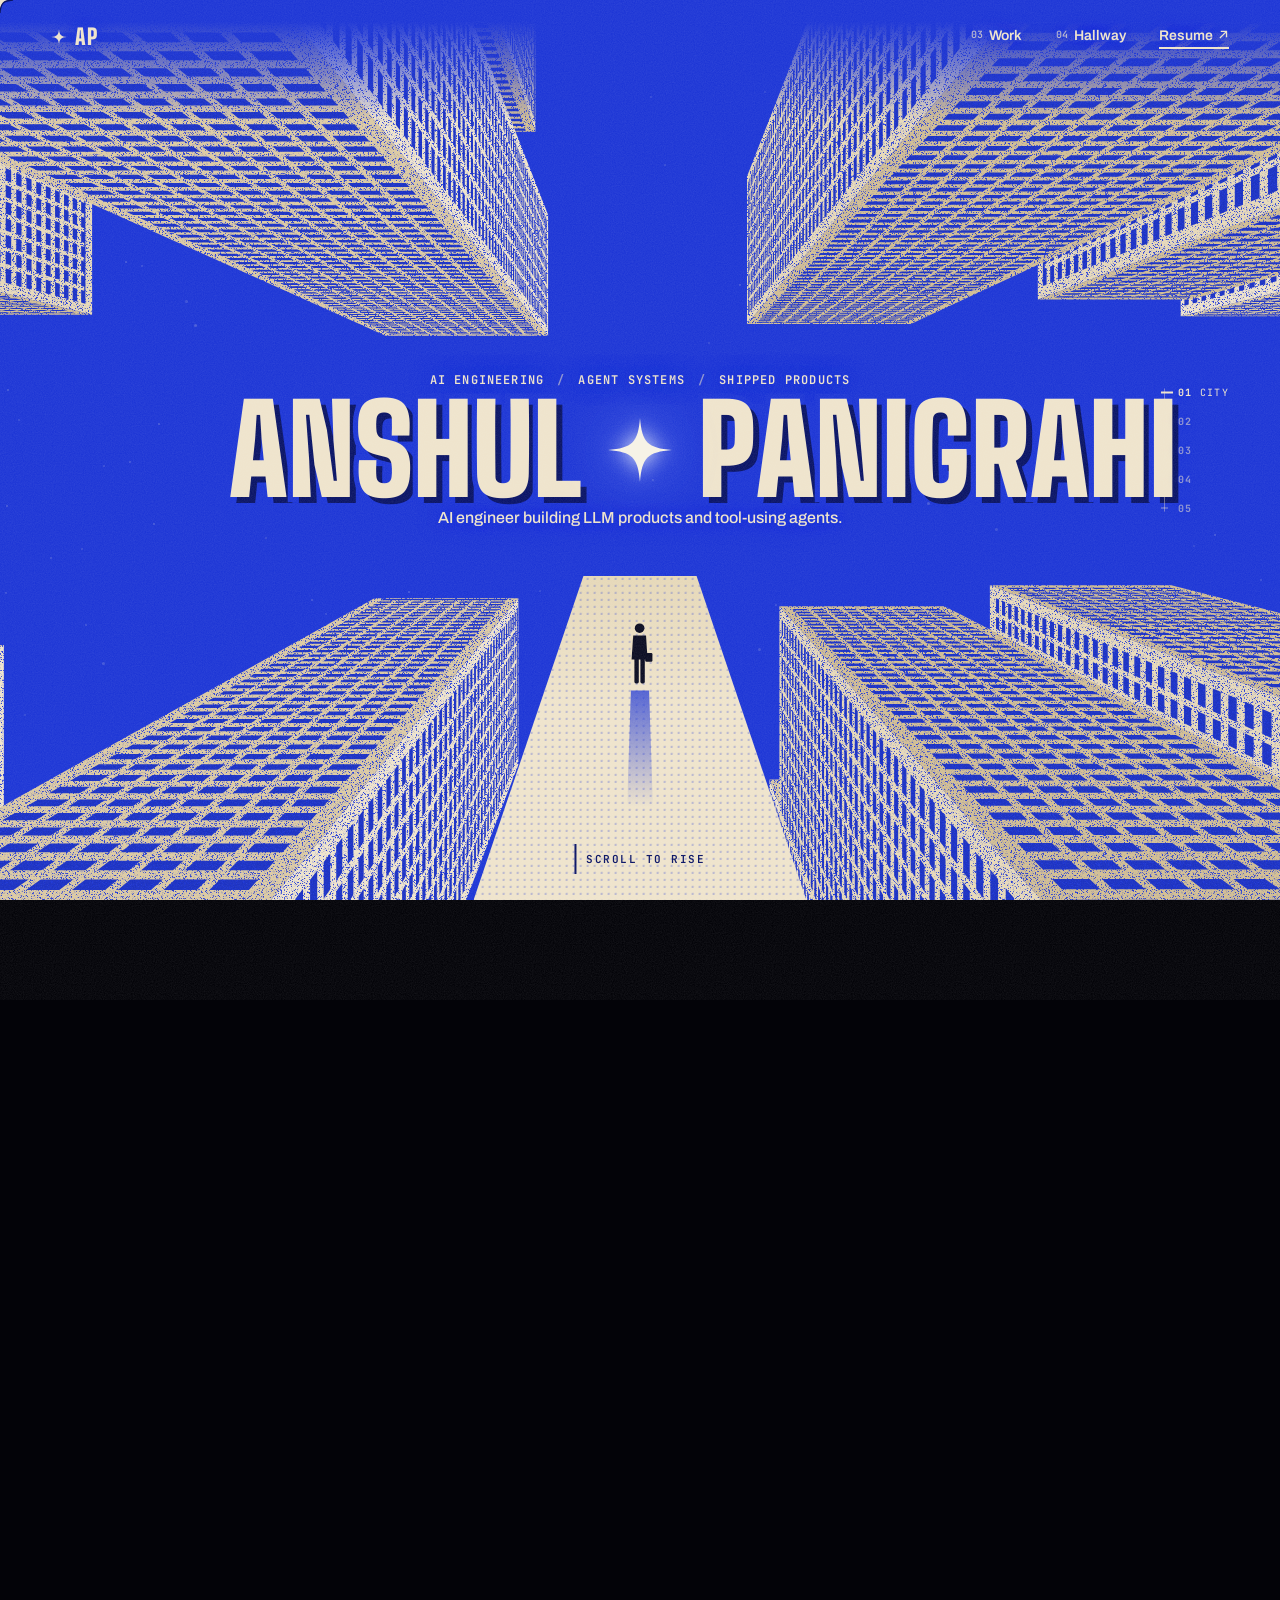
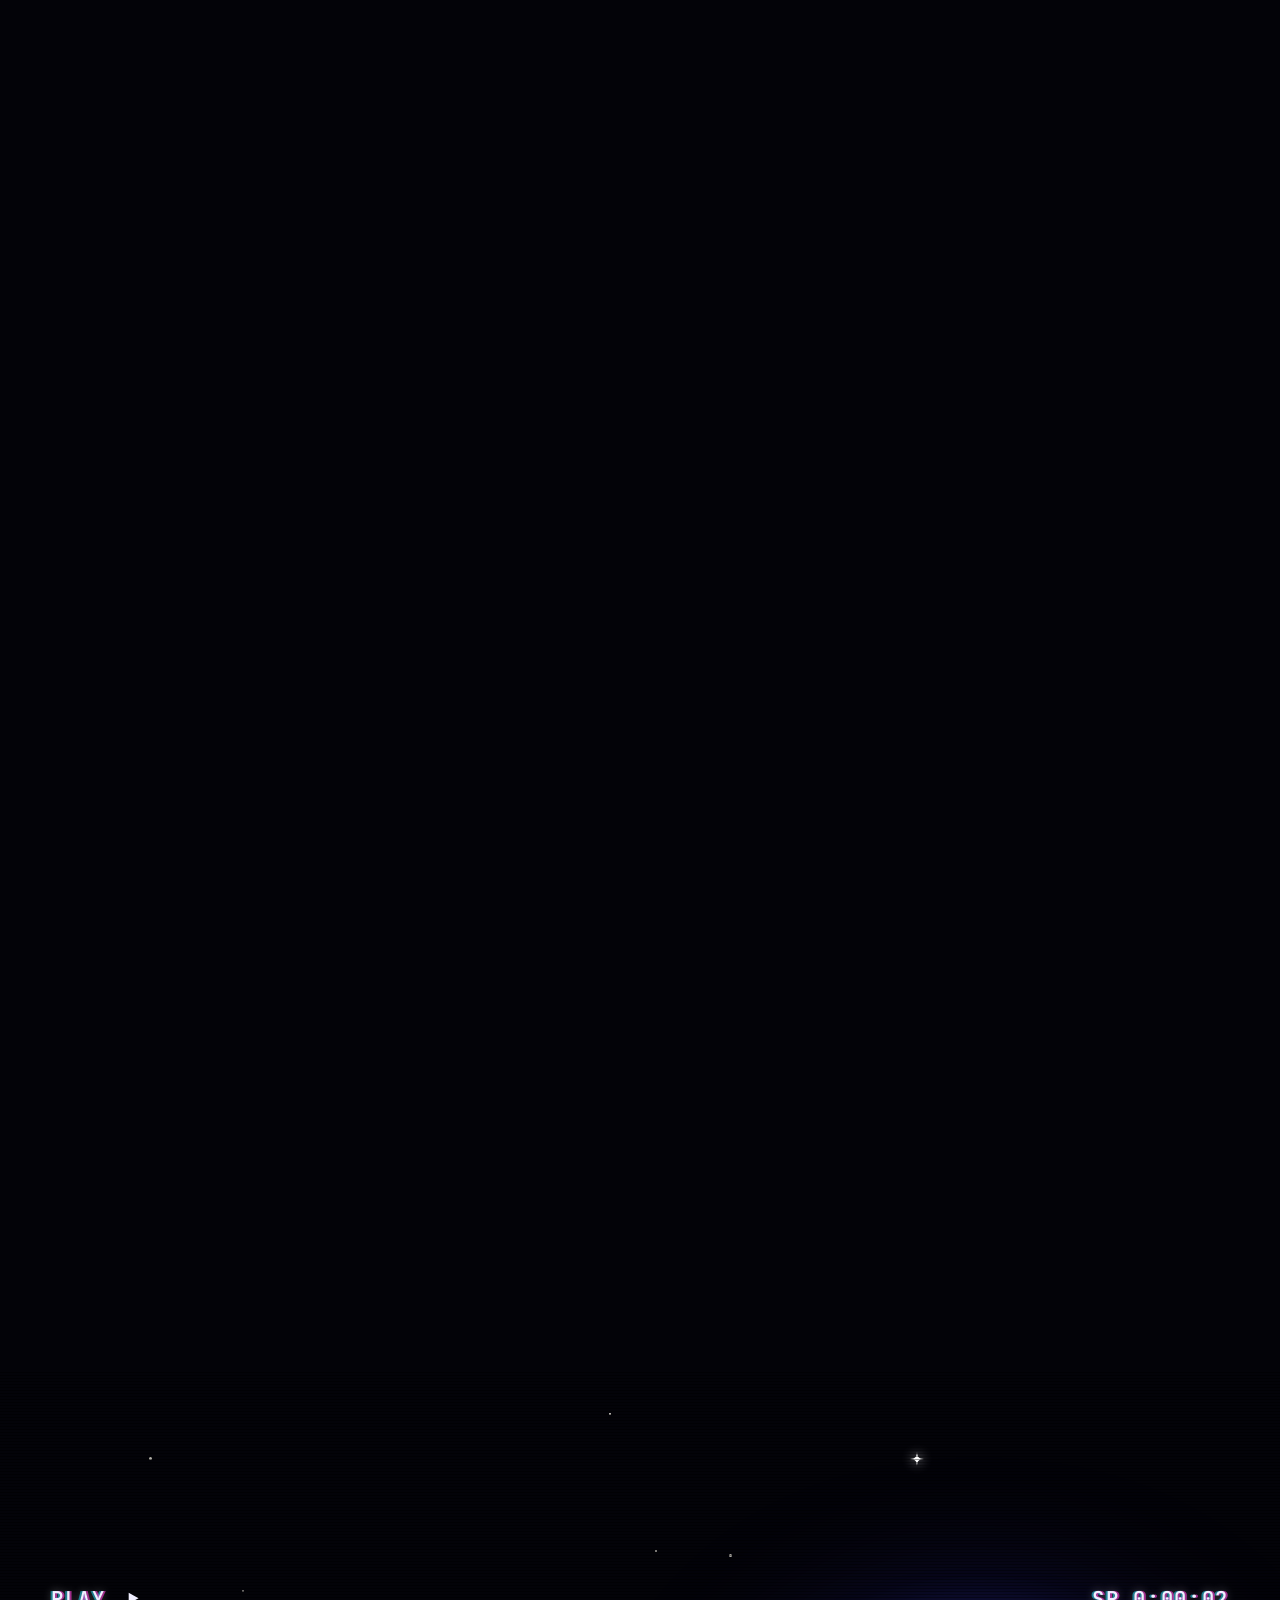
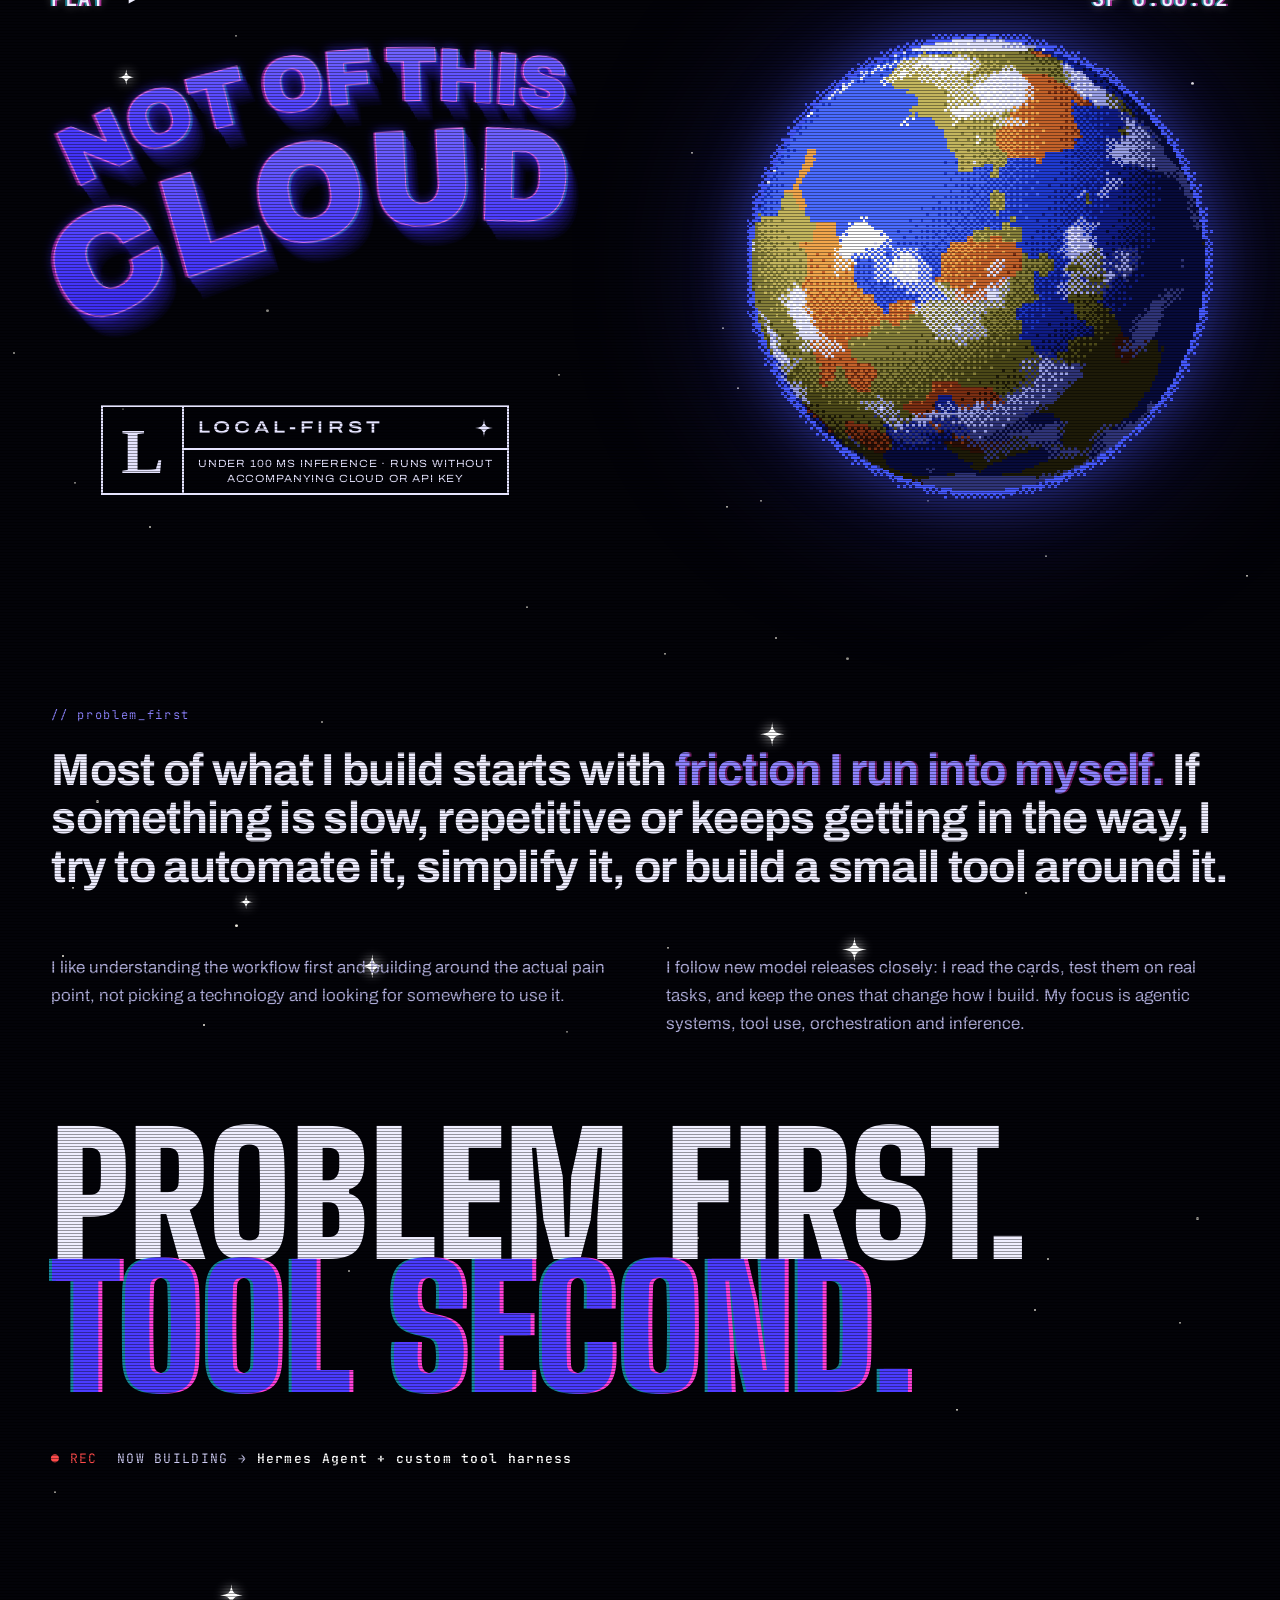
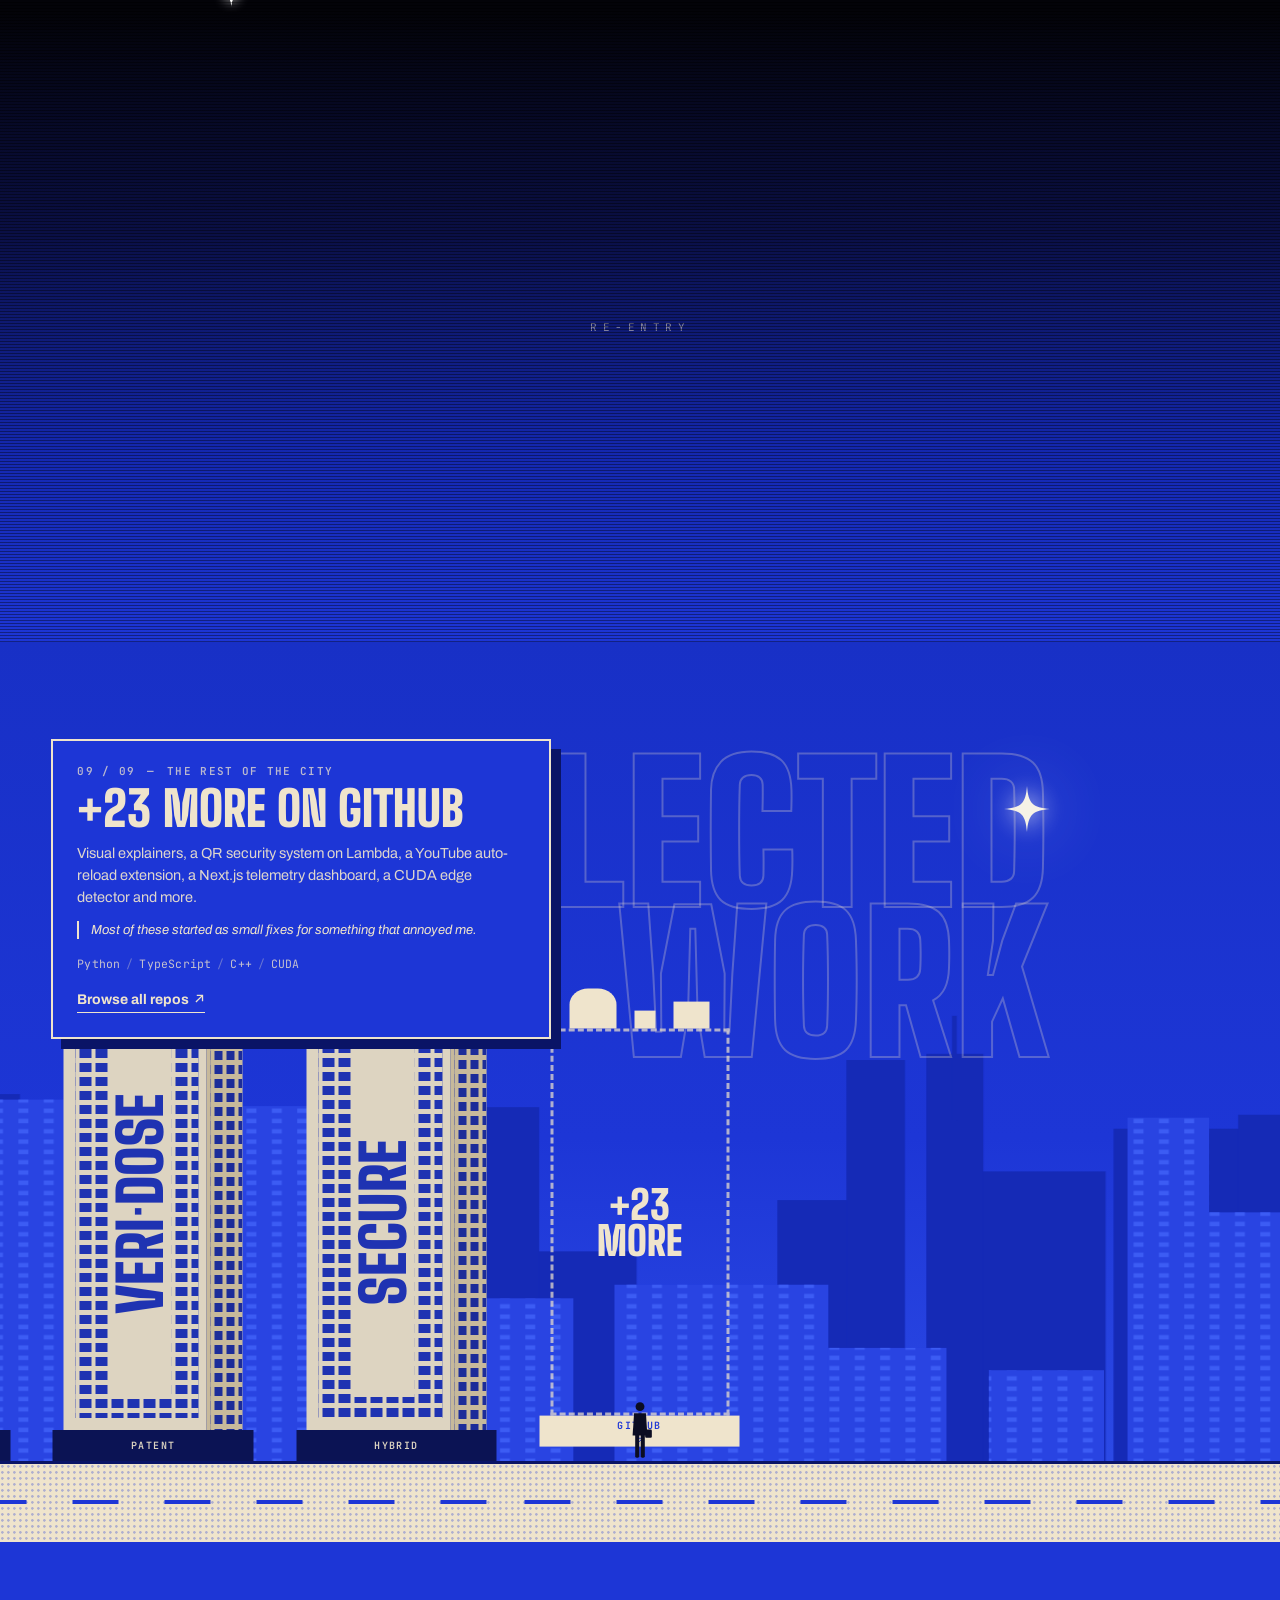
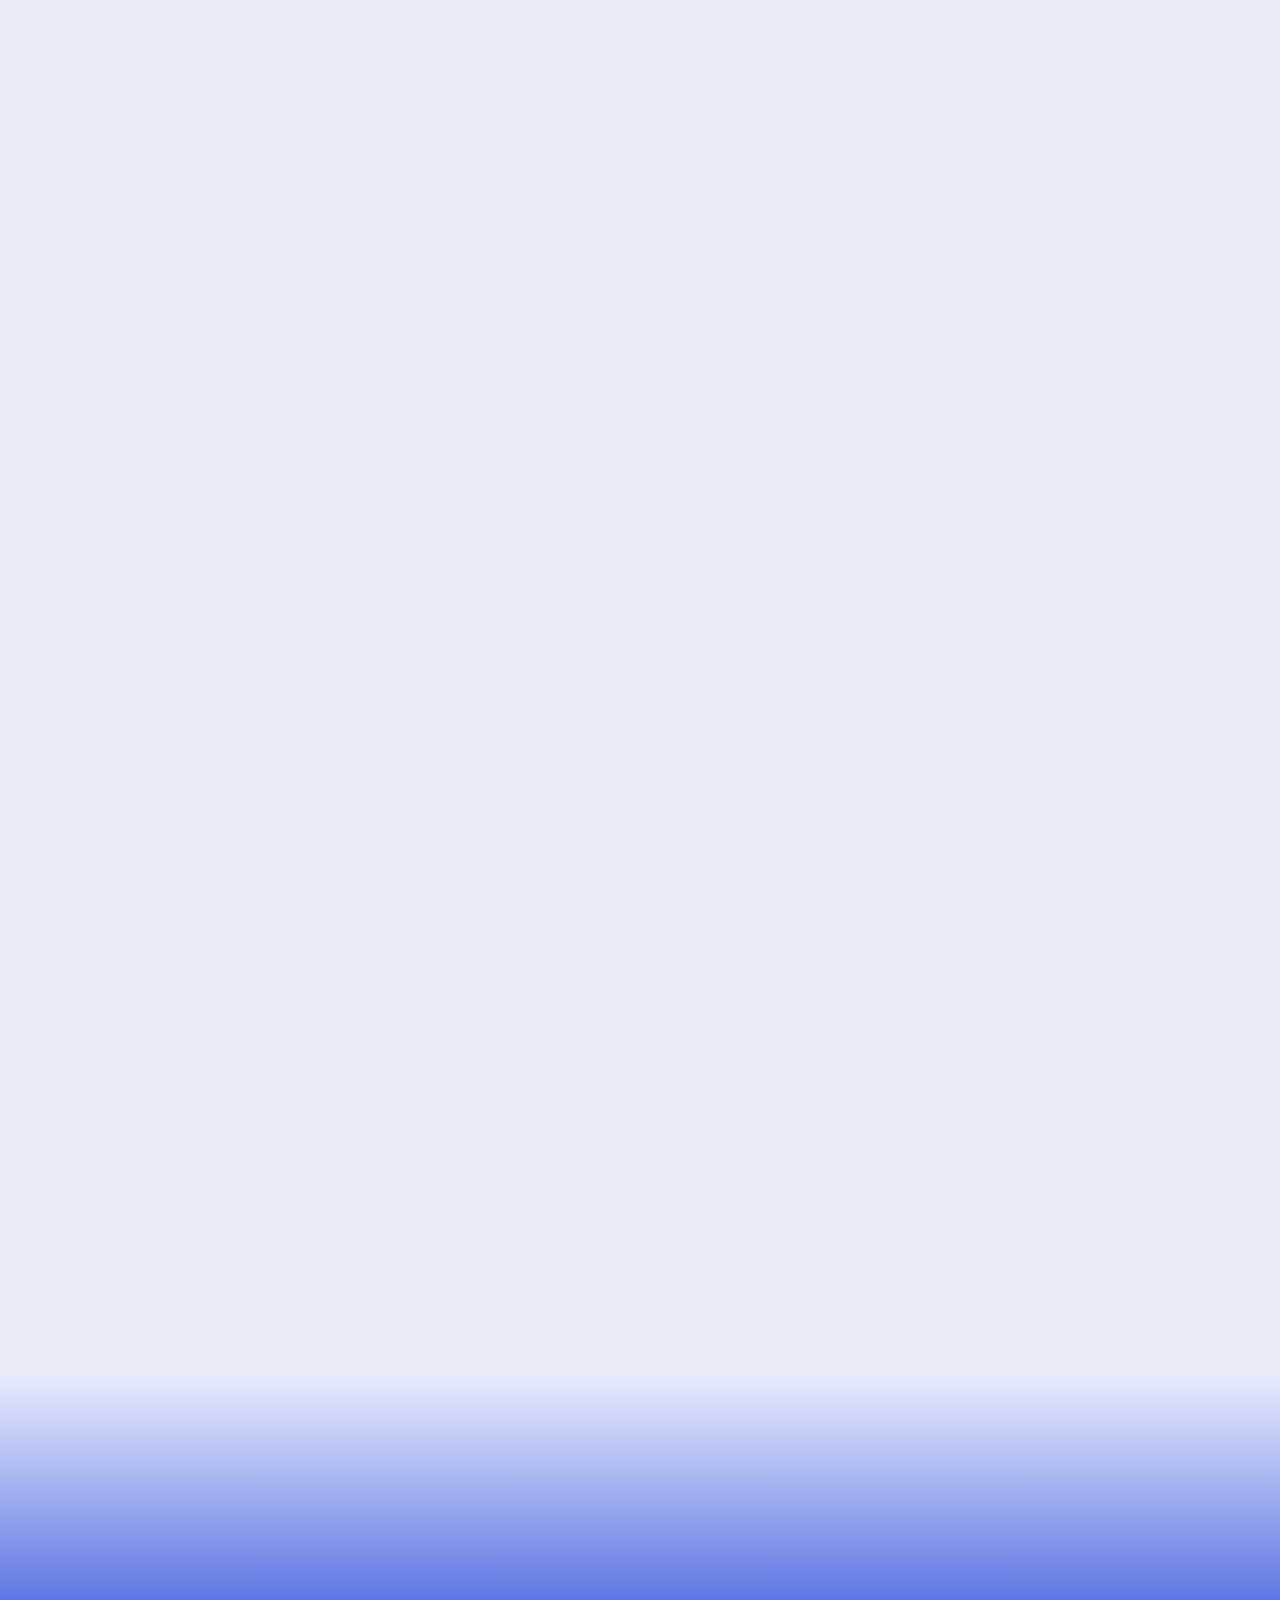
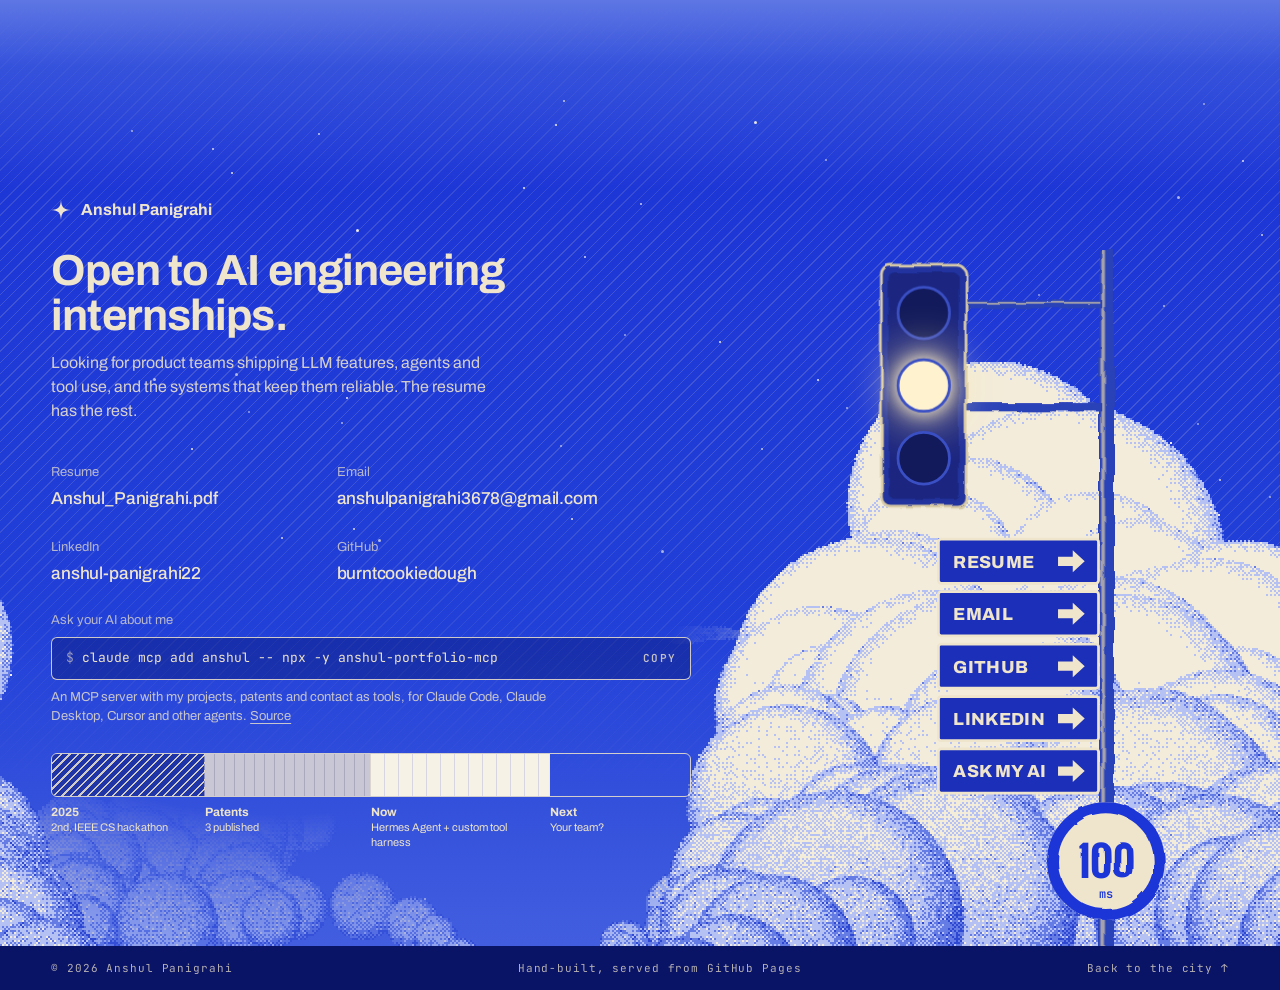
<file: index.html>
<!doctype html>
<html lang="en" class="loading">
<head>
  <meta charset="utf-8" />
  <meta name="viewport" content="width=device-width, initial-scale=1, viewport-fit=cover" />
  <title>Anshul Panigrahi | AI Engineer, LLM products and agents</title>
  <meta name="description" content="Anshul Panigrahi, AI engineer building LLM products and tool-using agents. Co-inventor on 3 published patents, B.Tech IT at VIT. Open to AI engineering internships." />
  <meta name="theme-color" content="#1d36d6" data-theme-color />
  <!-- agent:head -->
  <link rel="canonical" href="https://burntcookiedough.github.io/" />
  <meta name="author" content="Anshul Panigrahi" />
  <meta name="robots" content="index, follow, max-image-preview:large" />
  <meta property="og:type" content="profile" />
  <meta property="og:url" content="https://burntcookiedough.github.io/" />
  <meta property="og:site_name" content="Anshul Panigrahi" />
  <meta property="og:title" content="Anshul Panigrahi | AI Engineer, LLM products and agents" />
  <meta property="og:description" content="AI engineer building LLM products and tool-using agents. 3 published patents, B.Tech IT at VIT. Open to AI engineering internships." />
  <meta property="og:image" content="https://burntcookiedough.github.io/og.jpg" />
  <meta property="og:image:width" content="1200" />
  <meta property="og:image:height" content="630" />
  <meta property="og:image:alt" content="Anshul Panigrahi, AI engineer: the city scene from the portfolio" />
  <meta property="profile:first_name" content="Anshul" />
  <meta property="profile:last_name" content="Panigrahi" />
  <meta name="twitter:card" content="summary_large_image" />
  <meta name="twitter:title" content="Anshul Panigrahi | AI Engineer, LLM products and agents" />
  <meta name="twitter:description" content="AI engineer building LLM products and tool-using agents. 3 published patents, B.Tech IT at VIT. Open to AI engineering internships." />
  <meta name="twitter:image" content="https://burntcookiedough.github.io/og.jpg" />
  <link rel="alternate" type="text/markdown" href="profile.md" title="Profile as Markdown" />
  <link rel="alternate" type="application/json" href="resume.json" title="JSON Resume" />
  <link rel="help" type="text/plain" href="llms.txt" title="llms.txt" />
  <script type="application/ld+json">{"@context":"https://schema.org","@graph":[{"@type":"ProfilePage","@id":"https://burntcookiedough.github.io/#page","url":"https://burntcookiedough.github.io/","name":"Anshul Panigrahi | AI Engineer, LLM products and agents","dateCreated":"2026-11-06T16:53:35+05:30","dateModified":"2026-11-14T12:54:23Z","mainEntity":{"@id":"https://burntcookiedough.github.io/#person"}},{"@type":"Person","@id":"https://burntcookiedough.github.io/#person","name":"Anshul Panigrahi","url":"https://burntcookiedough.github.io/","image":"https://burntcookiedough.github.io/og.jpg","jobTitle":"AI Engineer","description":"Information Technology undergraduate at VIT who ships AI products end to end: on-device speech, LLM analytics that still work without the model, multi-agent support systems with human approval gates. Co-inventor on three published Indian patent applications. Looking for AI engineering internships with product teams shipping LLM features, agents and tool use.","email":"mailto:anshulpanigrahi3678@gmail.com","sameAs":["https://github.com/burntcookiedough","https://linkedin.com/in/anshul-panigrahi22"],"address":{"@type":"PostalAddress","addressLocality":"Vellore","addressCountry":"IN"},"alumniOf":{"@type":"CollegeOrUniversity","name":"Vellore Institute of Technology"},"knowsAbout":["Large language models","AI agents","Tool use","Agent orchestration","LLM inference","Python","C++","SQL","TypeScript","Context engineering","Prompt engineering","Structured outputs","LLM APIs","Ollama","Claude Code","Codex","OpenCode","Hermes Agent","LangGraph","PyTorch","YOLO","OpenCV","Faster-Whisper","CUDA","FastAPI","DuckDB","SQLite","Docker","GitHub Actions","Pytest"],"seeks":{"@type":"Demand","description":"AI engineering internships: LLM features, agents and tool use, and the systems that keep them reliable"},"award":["2nd place, IEEE CS Hackathon","Finalist, Yantra Central Hackathon"],"hasCredential":[{"@type":"EducationalOccupationalCredential","name":"Building Agents with Agentic AI","credentialCategory":"certificate","recognizedBy":{"@type":"Organization","name":"IBM Career Education"}},{"@type":"EducationalOccupationalCredential","name":"Getting Started with Deep Learning","credentialCategory":"certificate","recognizedBy":{"@type":"Organization","name":"NVIDIA Deep Learning Institute"}},{"@type":"EducationalOccupationalCredential","name":"Oracle Cloud Infrastructure 2025 Certified AI Foundations Associate","credentialCategory":"certificate","recognizedBy":{"@type":"Organization","name":"Oracle"}}]},{"@type":"SoftwareSourceCode","name":"Eve — Windows Dictation","description":"Hold a hotkey, speak, and your words land wherever you were typing. A shipped desktop app with offline speech recognition, a live overlay, searchable history and CPU/GPU fallback.","keywords":"Faster-Whisper, Electron, TypeScript, Python, WebSocket","codeRepository":"https://github.com/burntcookiedough/eve-windows-dictation","url":"https://github.com/burntcookiedough/eve-windows-dictation","author":{"@id":"https://burntcookiedough.github.io/#person"}},{"@type":"SoftwareSourceCode","name":"Customer Support Agents","description":"A LangGraph system that classifies tickets, routes them to specialist agents, retrieves from a RAG store, remembers customers in SQLite and gates risky actions behind human approval.","keywords":"LangGraph, RAG, SQLite, Python","codeRepository":"https://github.com/burntcookiedough/abc-customer-support-langgraph","url":"https://github.com/burntcookiedough/abc-customer-support-langgraph","author":{"@id":"https://burntcookiedough.github.io/#person"}},{"@type":"SoftwareSourceCode","name":"Stella — Health Analytics","description":"Health analytics over wearable exports: FastAPI, React + Vite, DuckDB, and an Ollama-backed LLM layer for chat and reports that degrades cleanly to metrics-only.","keywords":"FastAPI, React, DuckDB, Ollama","codeRepository":"https://github.com/burntcookiedough/Stella","url":"https://github.com/burntcookiedough/Stella","author":{"@id":"https://burntcookiedough.github.io/#person"}},{"@type":"SoftwareSourceCode","name":"Cognitive Load-Aware Scheduler","description":"Routes work using both machine state and a live Cognitive Load Score from typing variance, idle time and context switches, with flow-state protection and a baseline comparison.","keywords":"Python, Telemetry, Scheduling, Analytics","codeRepository":"https://github.com/burntcookiedough/Cognitive-Load-Aware-Distributed-Task-Scheduler","url":"https://github.com/burntcookiedough/Cognitive-Load-Aware-Distributed-Task-Scheduler","author":{"@id":"https://burntcookiedough.github.io/#person"}},{"@type":"SoftwareSourceCode","name":"Real-Time Predictive Maintenance","description":"Kafka, Spark, Cassandra, PyTorch and graph analytics across 5,000 simulated machines: streaming anomaly detection plus cascade-failure analysis and constrained mitigation.","keywords":"Kafka, Spark, Cassandra, PyTorch","author":{"@id":"https://burntcookiedough.github.io/#person"}},{"@type":"SoftwareSourceCode","name":"Physically-Bounded Mode Discovery","description":"HDBSCAN proposes operating regimes on NASA CMAPSS and CWRU while physics constraints reject implausible clusters.","keywords":"HDBSCAN, scikit-learn, Python","codeRepository":"https://github.com/burntcookiedough/Physical-Bounded-Multimodal-Mode-Discovery","url":"https://github.com/burntcookiedough/Physical-Bounded-Multimodal-Mode-Discovery","author":{"@id":"https://burntcookiedough.github.io/#person"}},{"@type":"SoftwareSourceCode","name":"Veri-Dose","description":"Medication verification with a quantized MobileNetV2 that knows when it's unsure: low-confidence predictions go to a human instead of pretending certainty.","keywords":"MobileNetV2, TFLite, Calibration, Python","codeRepository":"https://github.com/burntcookiedough/Veridose","url":"https://github.com/burntcookiedough/Veridose","author":{"@id":"https://burntcookiedough.github.io/#person"}},{"@type":"SoftwareSourceCode","name":"SecureTorrent","description":"Malware-aware torrent security: YARA rules, a hybrid ML detector, qBittorrent integration and an API test suite.","keywords":"YARA, scikit-learn, Flask","codeRepository":"https://github.com/burntcookiedough/SecureTorrent","url":"https://github.com/burntcookiedough/SecureTorrent","author":{"@id":"https://burntcookiedough.github.io/#person"}},{"@type":"CreativeWork","additionalType":"https://www.wikidata.org/wiki/Q253623","name":"Medication dispenser with on-device user authentication and medication verification","identifier":"IN202641027860 A1","abstract":"A pill dispenser that recognises the patient's face, releases only their dose, then checks the pill with an on-device classifier before it is taken. Nothing leaves the device.","datePublished":"2026-03-20","url":"https://burntcookiedough.github.io/patents/01/IN202641027860A1.pdf","encodingFormat":"application/pdf","publisher":{"@type":"GovernmentOrganization","name":"Intellectual Property Office, India"},"author":[{"@type":"Person","name":"Chemmalar Selvi G"},{"@id":"https://burntcookiedough.github.io/#person"},{"@type":"Person","name":"Parth Surendra Sharma"}]},{"@type":"CreativeWork","additionalType":"https://www.wikidata.org/wiki/Q253623","name":"Cognitive load-aware distributed task scheduling using hardware-bound processing control and predictive task migration","identifier":"IN202641088096 A1","abstract":"A scheduler that reads how hard you are concentrating from keyboard, mouse and app-switching patterns, then holds back, slows or moves disruptive work to other machines until you surface.","datePublished":"2026-07-24","url":"https://burntcookiedough.github.io/patents/02/IN202641088096A1.pdf","encodingFormat":"application/pdf","publisher":{"@type":"GovernmentOrganization","name":"Intellectual Property Office, India"},"author":[{"@type":"Person","name":"Senthil Kumar T"},{"@type":"Person","name":"Shagun Khandelwal"},{"@type":"Person","name":"Sarthak Singhal"},{"@type":"Person","name":"Advika Pundir"},{"@id":"https://burntcookiedough.github.io/#person"}]},{"@type":"CreativeWork","additionalType":"https://www.wikidata.org/wiki/Q253623","name":"Zero-trust physical enclave security using continuous biometric entropy and RF-based perimeter monitoring","identifier":"IN202641067209 A1","abstract":"A workstation that stays unlocked only while a live pulse is present and no unknown radio is nearby. Lose either, and the session keys are destroyed on the spot.","datePublished":"2026-06-05","url":"https://burntcookiedough.github.io/patents/03/IN202641067209A1.pdf","encodingFormat":"application/pdf","publisher":{"@type":"GovernmentOrganization","name":"Intellectual Property Office, India"},"author":[{"@type":"Person","name":"Thanga Mariappan L"},{"@id":"https://burntcookiedough.github.io/#person"},{"@type":"Person","name":"Aryan Saxena"},{"@type":"Person","name":"Yash Bajpai"}]}]}</script>
  <!-- /agent:head -->
  <link rel="icon" href="data:image/svg+xml,%3Csvg xmlns='http://www.w3.org/2000/svg' viewBox='0 0 32 32'%3E%3Crect width='32' height='32' fill='%231d36d6'/%3E%3Cpath d='M16 3 L18 14 L29 16 L18 18 L16 29 L14 18 L3 16 L14 14Z' fill='%23efe4cc'/%3E%3C/svg%3E" />
  <link rel="preconnect" href="https://fonts.googleapis.com" />
  <link rel="preconnect" href="https://fonts.gstatic.com" crossorigin />
  <link href="https://fonts.googleapis.com/css2?family=Archivo:ital,wdth,wght@0,62..125,100..900;1,62..125,100..900&family=Big+Shoulders+Display:wght@600;800;900&family=JetBrains+Mono:wght@400;600&display=swap" rel="stylesheet" />
  <link rel="stylesheet" href="style.css?v=15" />
  <noscript><style>.loader { display: none; } html.loading { overflow: auto; }</style></noscript>
  <script>
    // never trap anyone behind the loader if a script fails
    setTimeout(function () { document.documentElement.classList.remove("loading"); }, 12000);
  </script>
</head>
<body>
  <svg class="defs" aria-hidden="true" width="0" height="0">
    <defs>
      <symbol id="ne" viewBox="0 0 16 16"><path d="M5 3.5h7.5V11M12.2 3.8 3.5 12.5" fill="none" stroke="currentColor" stroke-width="1.9" stroke-linecap="square"/></symbol>
      <symbol id="play" viewBox="0 0 16 16"><path d="M3 2l11 6-11 6z" fill="currentColor"/></symbol>
      <symbol id="spark" viewBox="-50 -50 100 100">
        <path d="M0 -50 C3 -12 12 -3 50 0 C12 3 3 12 0 50 C-3 12 -12 3 -50 0 C-12 -3 -3 -12 0 -50Z" />
      </symbol>
      <filter id="rough" x="-5%" y="-5%" width="110%" height="110%">
        <feTurbulence type="fractalNoise" baseFrequency="0.035" numOctaves="3" seed="4" result="n" />
        <feDisplacementMap in="SourceGraphic" in2="n" scale="5" />
      </filter>
    </defs>
  </svg>

  <!-- loader: real progress, hands off to the city's star -->
  <div class="loader" aria-hidden="true">
    <p class="loader-name">Anshul Panigrahi</p>
    <svg class="loader-star"><use href="#spark" /></svg>
    <p class="loader-step" data-load-step>Waking up</p>
    <p class="loader-num"><span data-load-num>000</span></p>
  </div>

  <div class="grain" aria-hidden="true"></div>
  <div class="cursor" aria-hidden="true"><svg><use href="#spark" /></svg><span class="cursor-label"></span></div>

  <header class="nav">
    <a class="nav-mark" href="#city" data-hover="TOP"><svg class="nav-spark"><use href="#spark" /></svg>AP</a>
    <nav class="nav-links" aria-label="Sections">
      <a class="nav-link" href="#work" data-hover="WALK"><i>03</i>Work</a>
      <a class="nav-link" href="#hallway" data-hover="ENTER"><i>04</i>Hallway</a>
      <a class="nav-link nav-strong" href="https://drive.google.com/file/d/1iVJAJnojFs2xtPHplfOZ0s6a-u1Kz-KO/view?usp=sharing" data-resume target="_blank" rel="noopener" data-hover="OPEN">Resume <svg class="ico" aria-hidden="true"><use href="#ne"/></svg></a>
    </nav>
  </header>

  <ol class="rail" aria-hidden="true">
    <li data-for="city"><b>01</b><span>City</span></li>
    <li data-for="orbit"><b>02</b><span>Orbit</span></li>
    <li data-for="work"><b>03</b><span>Work</span></li>
    <li data-for="hallway"><b>04</b><span>Hallway</span></li>
    <li data-for="sky"><b>05</b><span>Sky</span></li>
  </ol>

  <main>
    <!-- 01 ─ CITY -->
    <section id="city" class="city" data-section>
      <div class="city-stage">
        <canvas class="city-canvas" aria-hidden="true"></canvas>
        <div class="city-stars" aria-hidden="true"></div>
        <svg class="city-star" aria-hidden="true"><use href="#spark" /></svg>

        <div class="runway" aria-hidden="true">
          <div class="walker walker-hero">
            <svg viewBox="0 0 40 90"><g class="w-body">
              <circle cx="20" cy="9" r="6" />
              <path d="M12 18 h16 l2 30 h-20z" />
              <rect class="w-leg w-leg-a" x="13.5" y="46" width="5.5" height="32" rx="2" />
              <rect class="w-leg w-leg-b" x="21" y="46" width="5.5" height="32" rx="2" />
              <rect x="27" y="40" width="9" height="11" rx="1.5" />
            </g></svg>
          </div>
        </div>

        <div class="city-copy">
          <p class="city-kicker halo">AI engineering <i>/</i> Agent systems <i>/</i> Shipped products</p>
          <h1 class="name" aria-label="Anshul Panigrahi">
            <span class="name-a" data-name="0"></span>
            <span class="name-gap" aria-hidden="true"></span>
            <span class="name-b" data-name="1"></span>
          </h1>
          <p class="city-role halo" data-role></p>
          <p class="city-hint halo"><span class="hint-line"></span>Scroll to rise</p>
        </div>
        <div class="city-flash" aria-hidden="true"></div>
      </div>
    </section>

    <!-- 02 ─ ORBIT -->
    <section id="orbit" class="orbit" data-section>
      <div class="orbit-stars" aria-hidden="true"></div>
      <div class="vhs-osd" aria-hidden="true">
        <span class="osd-play">PLAY <svg class="ico ico-play" aria-hidden="true"><use href="#play"/></svg></span>
        <span class="osd-time" data-timecode>SP 0:00:00</span>
      </div>

      <div class="orbit-grid">
        <div class="orbit-left">
          <svg class="wordmark" viewBox="0 0 1000 560" role="img" aria-label="Not of this cloud">
            <defs>
              <path id="arcTop" d="M40 250 C 300 120, 640 110, 960 170" />
              <path id="arcBot" d="M30 470 C 300 330, 640 310, 980 360" />
              <linearGradient id="vhsFill" x1="0" y1="0" x2="0" y2="1">
                <stop offset="0" stop-color="#7a6dff" />
                <stop offset=".55" stop-color="#4b3cff" />
                <stop offset="1" stop-color="#3322e8" />
              </linearGradient>
              <filter id="glow" x="-10%" y="-10%" width="120%" height="120%">
                <feGaussianBlur stdDeviation="9" />
              </filter>
              <g id="wm">
                <text class="wm-top"><textPath href="#arcTop">NOT OF THIS</textPath></text>
                <text class="wm-bot"><textPath href="#arcBot">CLOUD</textPath></text>
              </g>
            </defs>
            <g class="wm-extrude" data-extrude></g>
            <use href="#wm" class="wm-glow" filter="url(#glow)" />
            <use href="#wm" class="wm-ca wm-ca-r" />
            <use href="#wm" class="wm-ca wm-ca-c" />
            <use href="#wm" class="wm-face" />
          </svg>

          <div class="rating reveal">
            <div class="rating-letter">L</div>
            <div class="rating-body">
              <div class="rating-head">LOCAL-FIRST <svg><use href="#spark" /></svg></div>
              <div class="rating-small">UNDER 100 MS INFERENCE · RUNS WITHOUT<br />ACCOMPANYING CLOUD OR API KEY</div>
            </div>
          </div>
        </div>

        <div class="orbit-right">
          <div class="planet-wrap" data-hover="DRAG">
            <canvas class="planet" width="168" height="168" aria-label="A dithered pixel planet. Drag to spin."></canvas>
          </div>
        </div>
      </div>

      <div class="manifesto">
        <p class="m-label reveal">// problem_first</p>
        <p class="m-big reveal">Most of what I build starts with <em>friction I run into myself.</em> If something is slow, repetitive or keeps getting in the way, I try to automate it, simplify it, or build a small tool around it.</p>
        <div class="m-cols">
          <p class="reveal">I like understanding the workflow first and building around the actual pain point, not picking a technology and looking for somewhere to use it.</p>
          <p class="reveal">I follow new model releases closely: I read the cards, test them on real tasks, and keep the ones that change how I build. My focus is agentic systems, tool use, orchestration and inference.</p>
        </div>
        <p class="m-motto reveal">Problem first.<br /><span>Tool second.</span></p>
        <p class="now reveal"><span class="rec">● REC</span> NOW BUILDING → <b data-now></b></p>
      </div>
      <div class="reentry" aria-hidden="true"><span>RE-ENTRY</span></div>
    </section>

    <!-- 03 ─ WORK -->
    <section id="work" class="work" data-section>
      <div class="work-stage">
        <div class="work-sky" aria-hidden="true">
          <svg class="work-sun"><use href="#spark" /></svg>
        </div>
        <div class="skyline skyline-far" aria-hidden="true"></div>
        <div class="skyline skyline-mid" aria-hidden="true"></div>

        <div class="hud" aria-live="polite">
          <p class="hud-kicker"><span data-hud-index>01</span> / <span data-hud-total>09</span> <i>—</i> <span data-hud-track></span></p>
          <h2 class="hud-title" data-hud-title></h2>
          <p class="hud-blurb" data-hud-blurb></p>
          <p class="hud-why" data-hud-why></p>
          <p class="hud-stack" data-hud-stack></p>
          <div class="hud-links" data-hud-links></div>
        </div>

        <div class="street-track" data-track></div>
        <div class="street" aria-hidden="true"><div class="street-line"></div></div>
        <div class="walker walker-street" aria-hidden="true">
          <svg viewBox="0 0 40 90"><g class="w-body">
            <circle cx="20" cy="9" r="6" />
            <path d="M12 18 h16 l2 30 h-20z" />
            <rect class="w-leg w-leg-a" x="13.5" y="46" width="5.5" height="32" rx="2" />
            <rect class="w-leg w-leg-b" x="21" y="46" width="5.5" height="32" rx="2" />
            <rect x="27" y="40" width="9" height="11" rx="1.5" />
          </g></svg>
        </div>
        <p class="work-title" aria-hidden="true">SELECTED<br />WORK</p>
      </div>
    </section>

    <!-- 04 ─ HALLWAY: endless arches, haze clears as you walk -->
    <section id="hallway" class="hallway" data-section>
      <div class="hall-stage">
        <canvas class="hall-canvas" aria-hidden="true"></canvas>
        <div class="hall-haze" aria-hidden="true"></div>
        <div class="hall-read" aria-live="polite">
          <p class="hall-kicker"><span data-hall-idx>04</span><i></i><span data-hall-kick>Signals</span></p>
          <div class="hall-row">
            <p class="hall-big" data-hall-big>Keep walking.</p>
            <div class="docs" data-docs hidden></div>
          </div>
          <p class="hall-label" data-hall-label></p>
          <p class="hall-sub" data-hall-sub></p>
          <ol class="hall-steps" data-hall-steps></ol>
        </div>
        <div class="hall-flash" aria-hidden="true"></div>
      </div>
    </section>

    <!-- 05 ─ SKY: riso clouds, the signs are the links -->
    <section id="sky" class="sky" data-section>
      <div class="sky-scene">
        <div class="sky-hatch" aria-hidden="true"></div>
        <div class="sky-stars" aria-hidden="true"></div>
        <canvas class="sky-back" aria-hidden="true"></canvas>

        <svg class="street-kit" viewBox="0 0 420 900" preserveAspectRatio="xMidYMax meet">
          <g class="kit-body" filter="url(#rough)" aria-hidden="true">
            <rect x="306" y="96" width="16" height="804" fill="#2c42b8" />
            <rect x="309" y="96" width="4" height="804" fill="#d9cba6" opacity=".7" />
            <rect x="150" y="150" width="160" height="9" fill="#2c42b8" />
            <rect x="150" y="262" width="160" height="9" fill="#2c42b8" />
            <rect x="152" y="152" width="156" height="2" fill="#d9cba6" opacity=".7" />
            <rect x="70" y="112" width="92" height="262" rx="10" fill="#22339e" stroke="#d9cba6" stroke-width="3" />
            <rect x="78" y="120" width="76" height="246" rx="6" fill="#1a2780" />
          </g>
          <g class="lamps" aria-hidden="true">
            <circle class="lamp lamp-0" cx="116" cy="164" r="28" />
            <circle class="lamp lamp-1" cx="116" cy="243" r="28" />
            <circle class="lamp lamp-2" cx="116" cy="322" r="28" />
          </g>
          <g class="signs" data-signs></g>
          <g class="limit" aria-hidden="true" filter="url(#rough)">
            <circle cx="314" cy="760" r="64" fill="#efe4cc" />
            <circle cx="314" cy="760" r="58" fill="none" stroke="#1d36d6" stroke-width="12" />
            <text x="314" y="778" text-anchor="middle" class="limit-num">100</text>
            <text x="314" y="800" text-anchor="middle" class="limit-unit">ms</text>
          </g>
        </svg>

        <canvas class="sky-front" aria-hidden="true"></canvas>

        <div class="sky-ui">
          <p class="sky-brand"><svg><use href="#spark" /></svg>Anshul Panigrahi</p>
          <h2 class="sky-head">Open to AI engineering internships.</h2>
          <p class="sky-sub">Looking for product teams shipping LLM features, agents and tool use, and the systems that keep them reliable. The resume has the rest.</p>
          <dl class="sky-grid">
            <div><dt>Resume</dt><dd><a href="https://drive.google.com/file/d/1iVJAJnojFs2xtPHplfOZ0s6a-u1Kz-KO/view?usp=sharing" data-resume target="_blank" rel="noopener" data-hover="OPEN">Anshul_Panigrahi.pdf</a></dd></div>
            <div><dt>Email</dt><dd><a data-email data-hover="WRITE" data-email-text></a></dd></div>
            <div><dt>LinkedIn</dt><dd><a data-linkedin target="_blank" rel="noopener" data-hover="CONNECT">anshul-panigrahi22</a></dd></div>
            <div><dt>GitHub</dt><dd><a data-github target="_blank" rel="noopener" data-hover="BROWSE">burntcookiedough</a></dd></div>
          </dl>
          <div class="sky-mcp">
            <p class="sky-mcp-k">Ask your AI about me</p>
            <button type="button" class="sky-mcp-cmd" data-mcp-copy data-hover="COPY" aria-label="Copy the command that adds my MCP server">
              <code><span aria-hidden="true">$ </span><span data-mcp-cmd>claude mcp add anshul -- npx -y anshul-portfolio-mcp</span></code>
              <i data-mcp-state>Copy</i>
            </button>
            <p class="sky-mcp-note">An MCP server with my projects, patents and contact as tools, for Claude Code, Claude Desktop, Cursor and other agents. <a href="https://github.com/burntcookiedough/anshul-portfolio-mcp" target="_blank" rel="noopener" data-hover="SOURCE">Source</a></p>
          </div>
          <div class="sky-bar" data-skybar></div>
        </div>

        <footer class="sky-foot">
          <span>© 2026 Anshul Panigrahi</span>
          <span>Hand-built, served from GitHub Pages</span>
          <a href="#city" data-hover="TOP">Back to the city ↑</a>
        </footer>
      </div>
    </section>
  </main>

  <!-- patent viewer: a sheet lifted off the hallway stack -->
  <div class="dossier" data-dossier role="dialog" aria-modal="true" aria-labelledby="dossier-title" hidden>
    <div class="dossier-veil" data-dossier-close></div>
    <div class="dossier-body">
      <header class="dossier-meta">
        <p class="dossier-kicker"><span data-d-idx>Patent 01</span><i></i><span>Published application</span></p>
        <h2 class="dossier-title" id="dossier-title" data-d-title></h2>
        <p class="dossier-plain" data-d-plain></p>
        <ul class="dossier-facts" data-d-facts></ul>
        <dl class="dossier-record" data-d-record></dl>
        <a class="dossier-orig" data-d-pdf target="_blank" rel="noopener" data-hover="OPEN">Open the original PDF <svg class="ico" aria-hidden="true"><use href="#ne"/></svg></a>
      </header>
      <figure class="dossier-sheet" data-d-sheet>
        <span class="reg reg-tl" aria-hidden="true"></span><span class="reg reg-tr" aria-hidden="true"></span>
        <span class="reg reg-bl" aria-hidden="true"></span><span class="reg reg-br" aria-hidden="true"></span>
        <div class="dossier-paper"><img data-d-page alt="" decoding="async" /></div>
        <figcaption class="dossier-nav">
          <button type="button" class="d-btn" data-d-prev aria-label="Previous page"><svg viewBox="0 0 16 16" aria-hidden="true"><path d="M10 3 5 8l5 5" /></svg></button>
          <span class="d-count" data-d-count aria-live="polite">01 / 30</span>
          <button type="button" class="d-btn" data-d-next aria-label="Next page"><svg viewBox="0 0 16 16" aria-hidden="true"><path d="M6 3l5 5-5 5" /></svg></button>
        </figcaption>
        <ol class="d-ticks" data-d-ticks aria-hidden="true"></ol>
      </figure>
      <button type="button" class="dossier-x" data-dossier-close aria-label="Close" data-hover="CLOSE"><svg viewBox="0 0 16 16" aria-hidden="true"><path d="M3.5 3.5l9 9M12.5 3.5l-9 9" /></svg></button>
    </div>
  </div>

  <!-- The whole portfolio as plain HTML, for crawlers, agents and readers without
       JavaScript. Generated by tools/agent-files.mjs; main.js removes it on load. -->
  <!-- agent:body -->
  <article class="plain-profile" id="plain-profile">
    <h2>Anshul Panigrahi: AI engineer building LLM products and tool-using agents</h2>
    <p>Information Technology undergraduate at VIT who ships AI products end to end: on-device speech, LLM analytics that still work without the model, multi-agent support systems with human approval gates. Co-inventor on three published Indian patent applications. Looking for AI engineering internships with product teams shipping LLM features, agents and tool use.</p>
    <p><a href="https://drive.google.com/file/d/1iVJAJnojFs2xtPHplfOZ0s6a-u1Kz-KO/view?usp=sharing">Resume (PDF)</a> · <a href="mailto:anshulpanigrahi3678@gmail.com">anshulpanigrahi3678@gmail.com</a> · <a href="https://github.com/burntcookiedough" rel="me">GitHub</a> · <a href="https://linkedin.com/in/anshul-panigrahi22" rel="me">LinkedIn</a> · <a href="profile.md">Profile as text</a></p>
    <h3>Experience</h3>
    <h4>AI/ML Intern, Brandworks Technologies Private Limited (May 2026 to Jul 2026)</h4>
    <ul><li>Engineered a nine-stage data-quality pipeline for 26,419 images across 8 fruit classes: label normalization, perceptual-hash leakage checks, annotation filtering and training-set balancing.</li><li>Trained YOLOv8s for 120 epochs; 80.4% precision and 66.2% mAP@50 on 4,728 holdout images; diagnosed domain-shift failures on a separate 155-image synthetic webcam stress set.</li></ul>
    <h3>Open source</h3>
    <ul><li><a href="https://github.com/repowise-dev/repowise/pull/5399">Merged: repowise-dev/repowise</a> (codebase intelligence for AI agents and humans over MCP, 8.1k stars): fix(update): read stored health data from a configured database. With the database configured through REPOWISE_DB_URL, four incremental loaders still checked for a repo-local .repowise/wiki.db that is absent by design, so every incremental update read no stored git metadata, callers or coverage. Gated them on the configured store instead; one regression test per loader fails on main and passes with the fix, and the 738 tests touching these loaders still pass. Fixes issue #2406.</li></ul>
    <h3>Projects</h3>
    <section>
      <h4>Eve — Windows Dictation</h4>
      <p>Hold a hotkey, speak, and your words land wherever you were typing. A shipped desktop app with offline speech recognition, a live overlay, searchable history and CPU/GPU fallback. Getting the model, the desktop runtime, session state and release packaging to behave as one product.</p>
      <p>Faster-Whisper · Electron · TypeScript · Python · WebSocket · <a href="https://github.com/burntcookiedough/eve-windows-dictation">Repo</a> · <a href="https://burntcookiedough.github.io/eve-windows-dictation/">Site</a></p>
    </section>
    <section>
      <h4>Customer Support Agents</h4>
      <p>A LangGraph system that classifies tickets, routes them to specialist agents, retrieves from a RAG store, remembers customers in SQLite and gates risky actions behind human approval. A supervisor node checks every answer, and refunds or cancellations wait for a human.</p>
      <p>LangGraph · RAG · SQLite · Python · <a href="https://github.com/burntcookiedough/abc-customer-support-langgraph">Repo</a></p>
    </section>
    <section>
      <h4>Stella — Health Analytics</h4>
      <p>Health analytics over wearable exports: FastAPI, React + Vite, DuckDB, and an Ollama-backed LLM layer for chat and reports that degrades cleanly to metrics-only. The LLM is a feature, not a dependency. The product still works when the model isn't there.</p>
      <p>FastAPI · React · DuckDB · Ollama · <a href="https://github.com/burntcookiedough/Stella">Repo</a></p>
    </section>
    <section>
      <h4>Cognitive Load-Aware Scheduler</h4>
      <p>Routes work using both machine state and a live Cognitive Load Score from typing variance, idle time and context switches, with flow-state protection and a baseline comparison. Optimises the human + machine system, not just the infrastructure. Patented.</p>
      <p>Python · Telemetry · Scheduling · Analytics · <a href="https://github.com/burntcookiedough/Cognitive-Load-Aware-Distributed-Task-Scheduler">Repo</a></p>
    </section>
    <section>
      <h4>Real-Time Predictive Maintenance</h4>
      <p>Kafka, Spark, Cassandra, PyTorch and graph analytics across 5,000 simulated machines: streaming anomaly detection plus cascade-failure analysis and constrained mitigation. Model output is wired into a live data path and downstream decisions, not left in a notebook.</p>
      <p>Kafka · Spark · Cassandra · PyTorch · Private repo · available on request</p>
    </section>
    <section>
      <h4>Physically-Bounded Mode Discovery</h4>
      <p>HDBSCAN proposes operating regimes on NASA CMAPSS and CWRU while physics constraints reject implausible clusters. A cluster isn't accepted because a metric likes it. It also has to make physical sense.</p>
      <p>HDBSCAN · scikit-learn · Python · <a href="https://github.com/burntcookiedough/Physical-Bounded-Multimodal-Mode-Discovery">Repo</a></p>
    </section>
    <section>
      <h4>Veri-Dose</h4>
      <p>Medication verification with a quantized MobileNetV2 that knows when it's unsure: low-confidence predictions go to a human instead of pretending certainty. Calibrated confidence and a fallback path, built into the product. Patent IN202641027860 A1.</p>
      <p>MobileNetV2 · TFLite · Calibration · Python · <a href="https://github.com/burntcookiedough/Veridose">App</a> · <a href="https://github.com/burntcookiedough/veridose-Ml">ML pipeline</a></p>
    </section>
    <section>
      <h4>SecureTorrent</h4>
      <p>Malware-aware torrent security: YARA rules, a hybrid ML detector, qBittorrent integration and an API test suite. Signatures catch the known threats and the model covers the rest.</p>
      <p>YARA · scikit-learn · Flask · <a href="https://github.com/burntcookiedough/SecureTorrent">Repo</a></p>
    </section>
    <h3>Published patent applications</h3>
    <ul><li><a href="patents/01/IN202641027860A1.pdf">IN202641027860 A1</a>: Medication dispenser with on-device user authentication and medication verification. A pill dispenser that recognises the patient's face, releases only their dose, then checks the pill with an on-device classifier before it is taken. Nothing leaves the device.</li><li><a href="patents/02/IN202641088096A1.pdf">IN202641088096 A1</a>: Cognitive load-aware distributed task scheduling using hardware-bound processing control and predictive task migration. A scheduler that reads how hard you are concentrating from keyboard, mouse and app-switching patterns, then holds back, slows or moves disruptive work to other machines until you surface.</li><li><a href="patents/03/IN202641067209A1.pdf">IN202641067209 A1</a>: Zero-trust physical enclave security using continuous biometric entropy and RF-based perimeter monitoring. A workstation that stays unlocked only while a live pulse is present and no unknown radio is nearby. Lose either, and the session keys are destroyed on the spot.</li></ul>
    <h3>Achievements and certifications</h3>
    <ul><li>2nd place, IEEE CS Hackathon (Sept 2025): Co-developed SpineGuard in a 5-member team</li><li>Finalist, Yantra Central Hackathon (Feb 2025): Fingerprint spoofing detection</li><li>Building Agents with Agentic AI, IBM Career Education (Jul 2026)</li><li>Getting Started with Deep Learning, NVIDIA Deep Learning Institute (Mar 2026)</li><li>Oracle Cloud Infrastructure 2025 Certified AI Foundations Associate, Oracle (Mar 2026)</li></ul>
    <h3>Education</h3>
    <ul><li>B.Tech in Information Technology, Vellore Institute of Technology (2023 to 2027 (expected)). CGPA 8.74/10.</li></ul>
    <h3>Skills</h3>
    <ul><li>Languages: Python, C++, SQL, TypeScript</li><li>Applied AI: Context engineering, Prompt engineering, Structured outputs, LLM APIs, Ollama</li><li>Agent tooling: Claude Code, Codex, OpenCode, Hermes Agent, LangGraph</li><li>Machine learning: PyTorch, YOLO, OpenCV, Faster-Whisper, CUDA</li><li>Backend and delivery: FastAPI, DuckDB, SQLite, Docker, GitHub Actions, Pytest</li></ul>
  </article>
  <!-- /agent:body -->

  <script src="projects.js?v=15"></script>
  <script src="main.js?v=15"></script>
  <script data-goatcounter="https://anshul.goatcounter.com/count"
          async src="https://gc.zgo.at/count.js"></script>
</body>
</html>
</file>
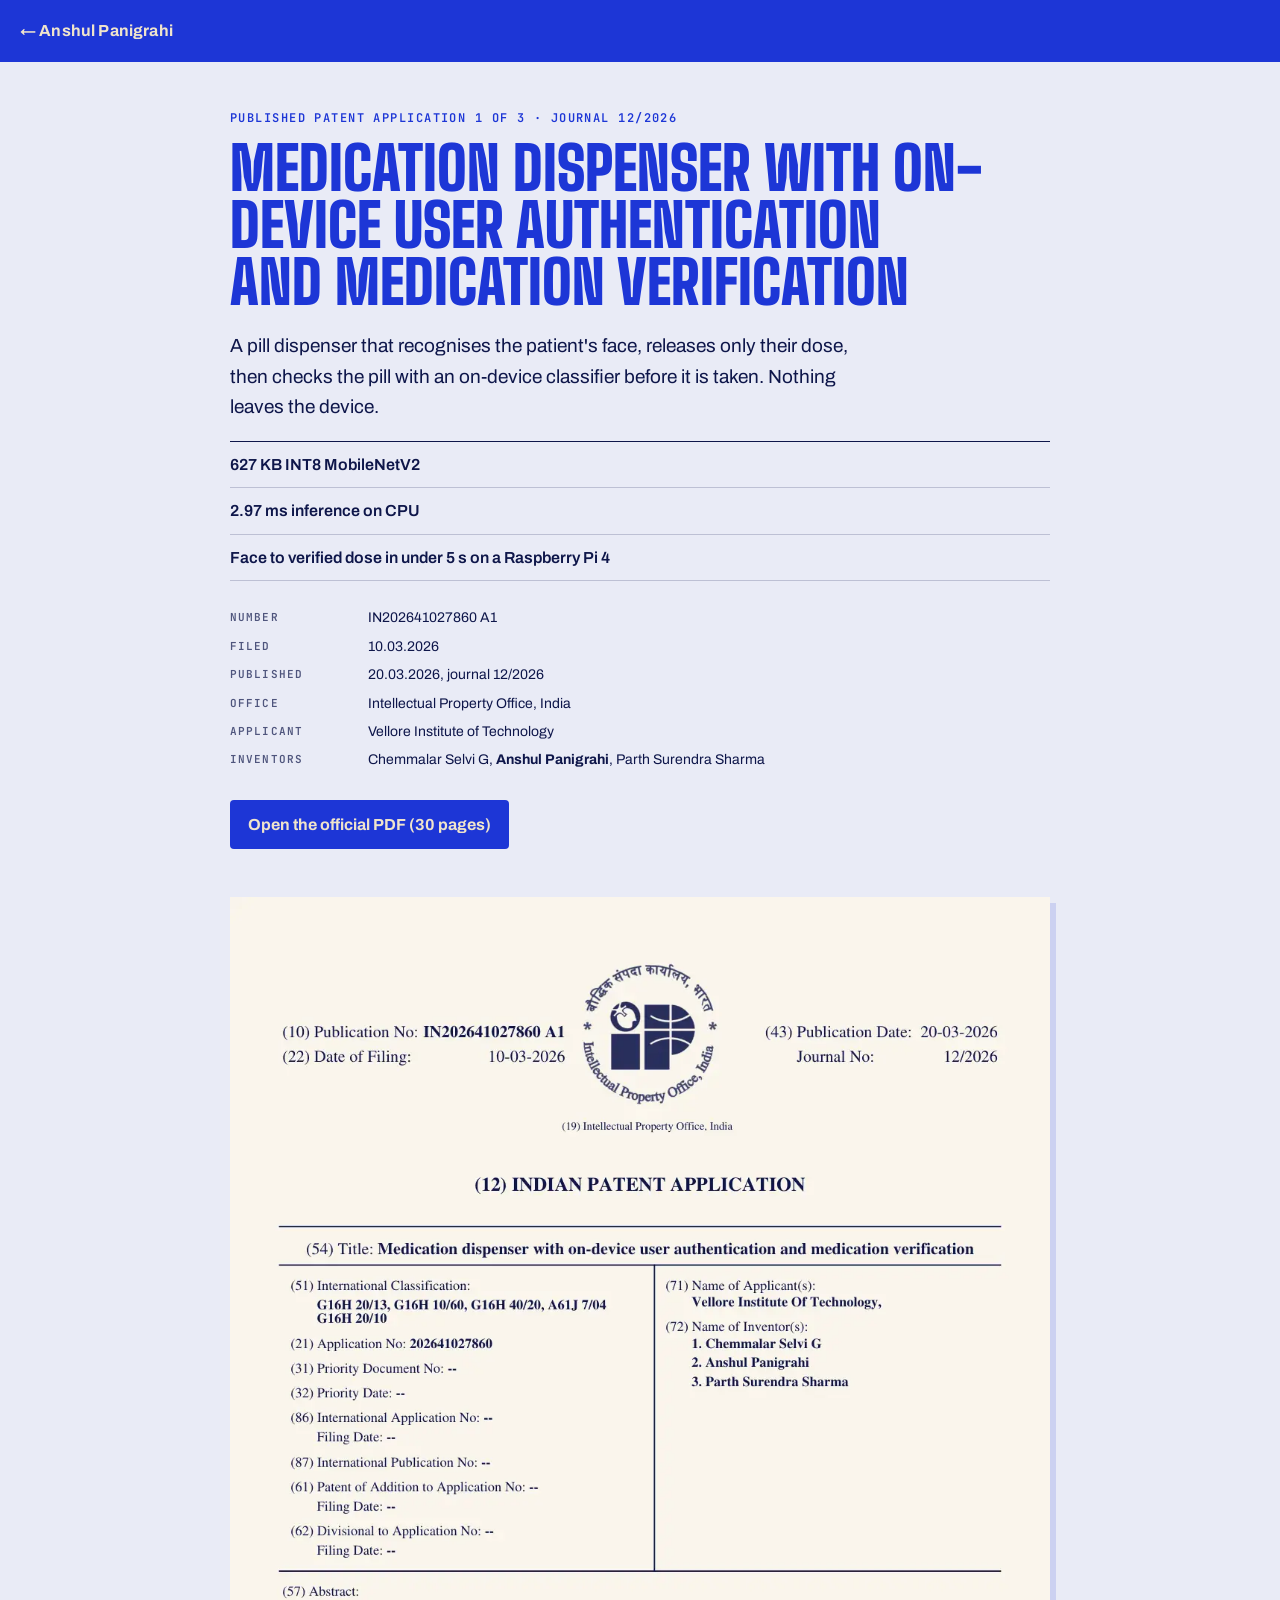
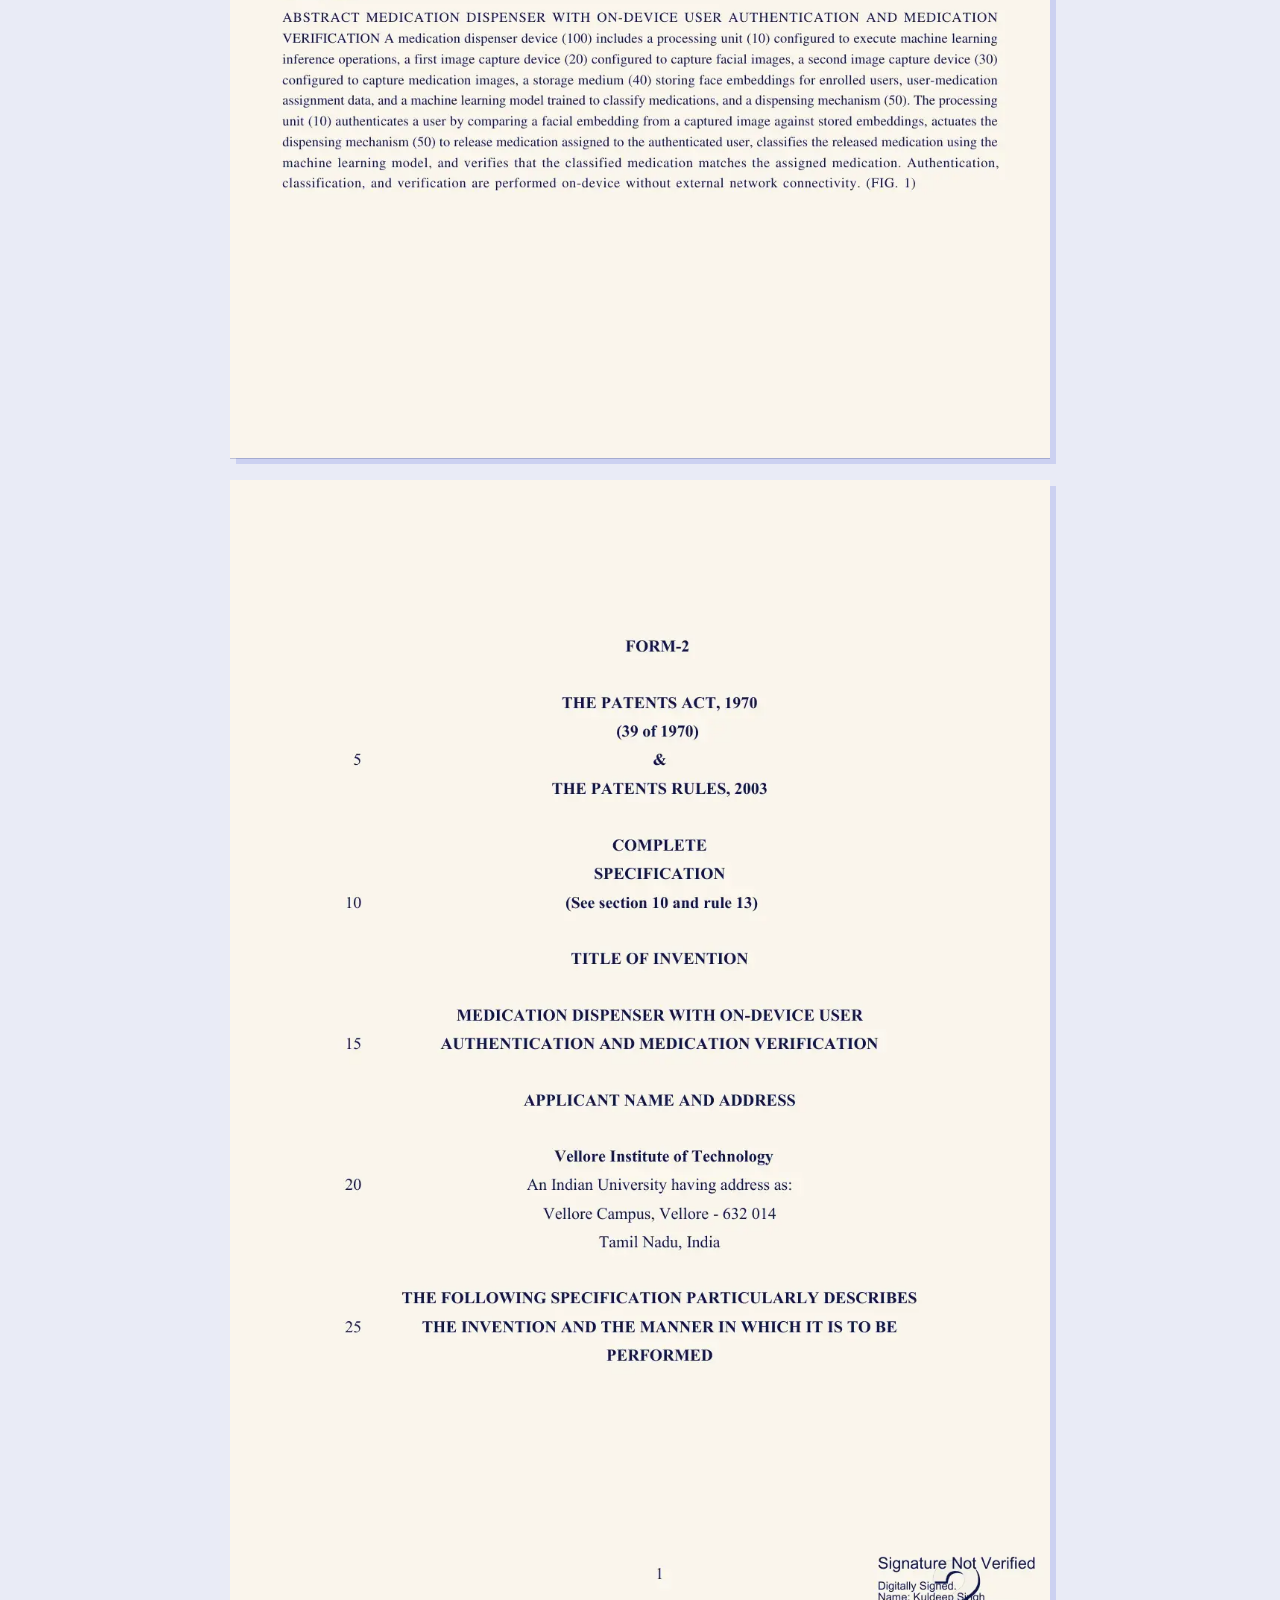
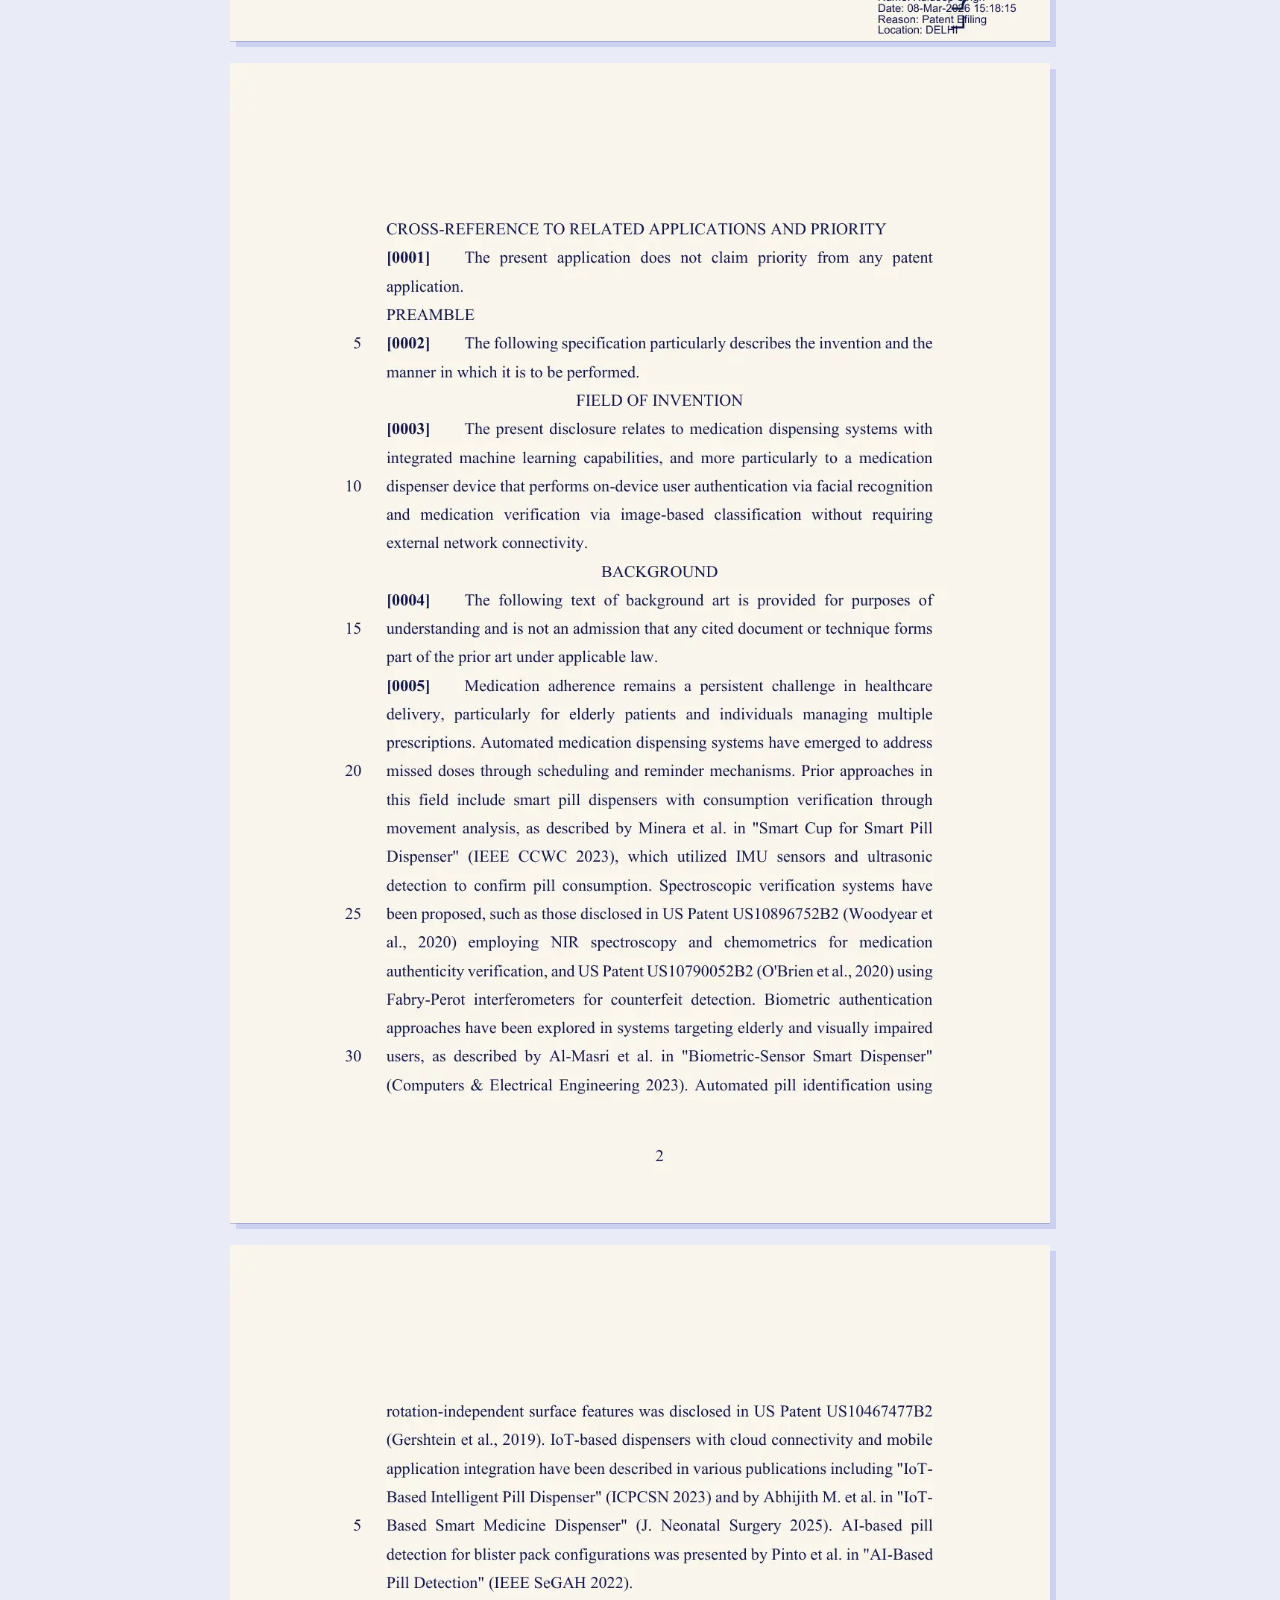
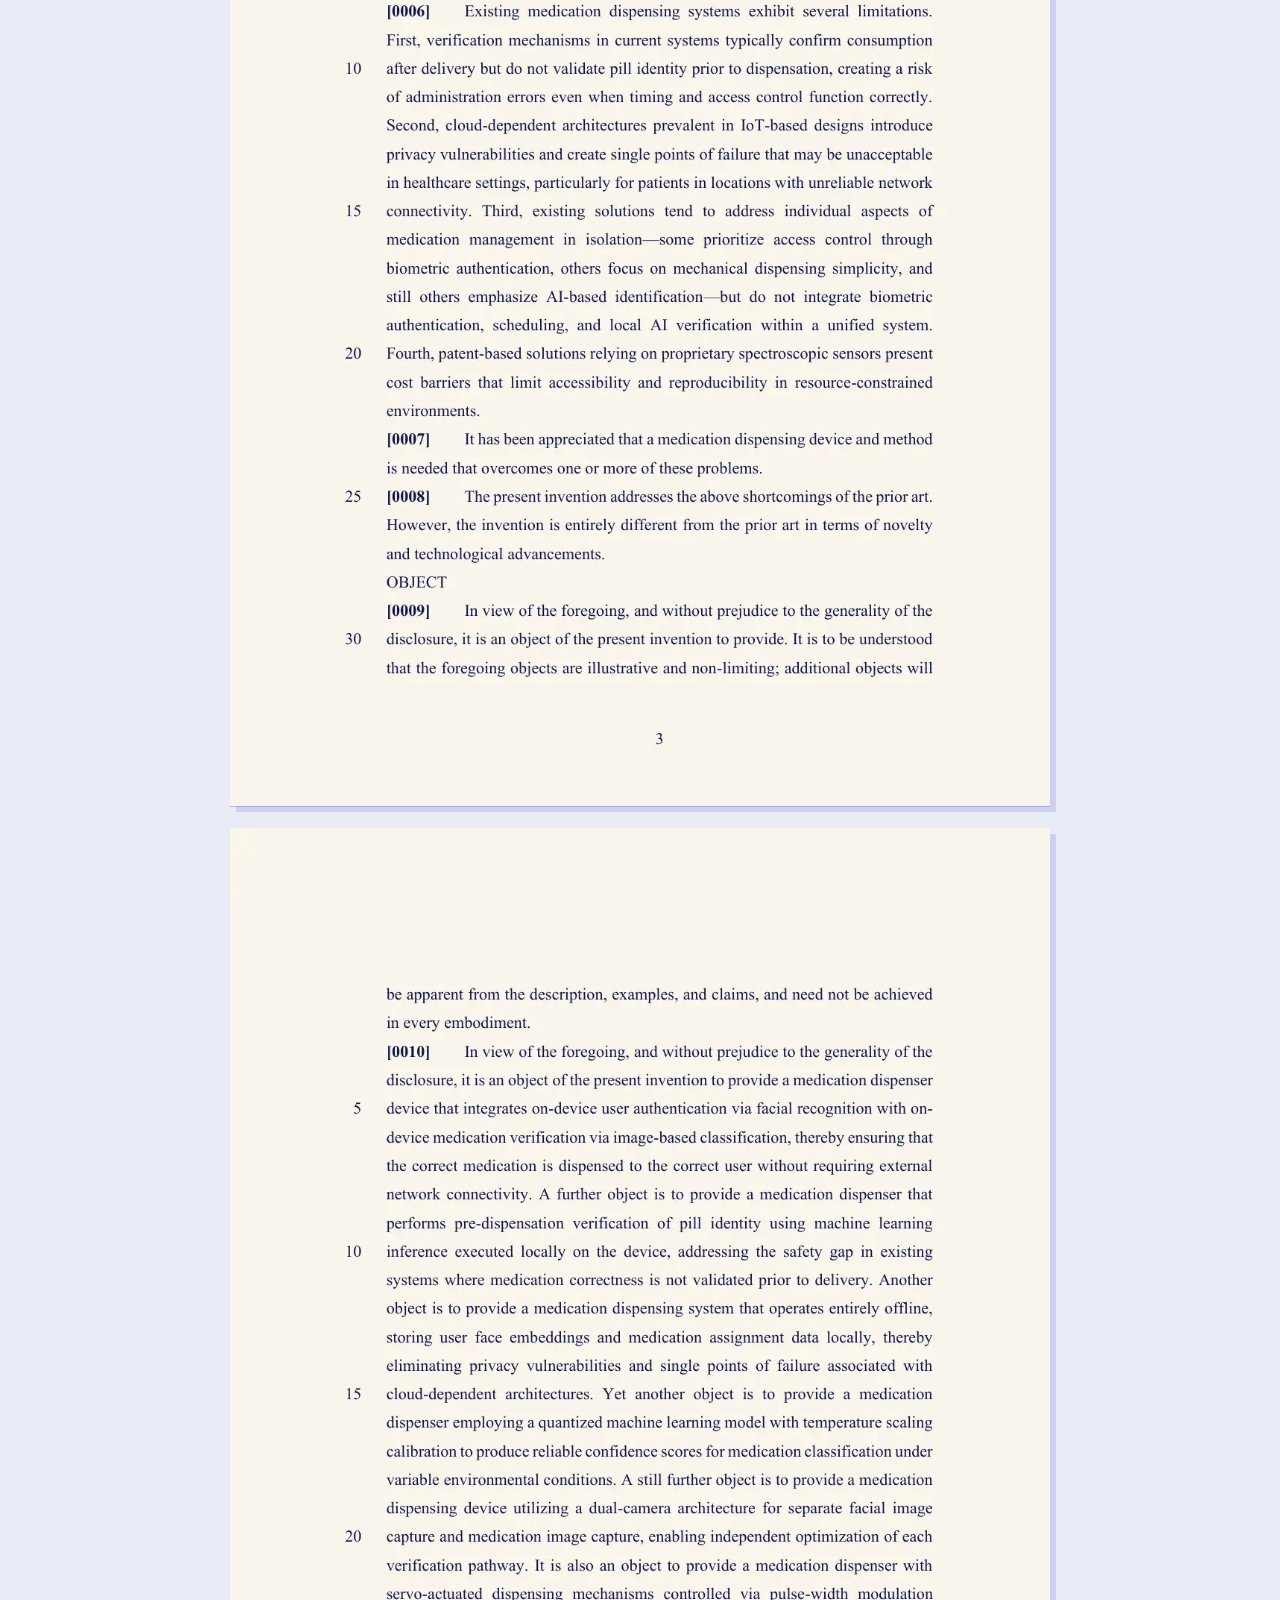
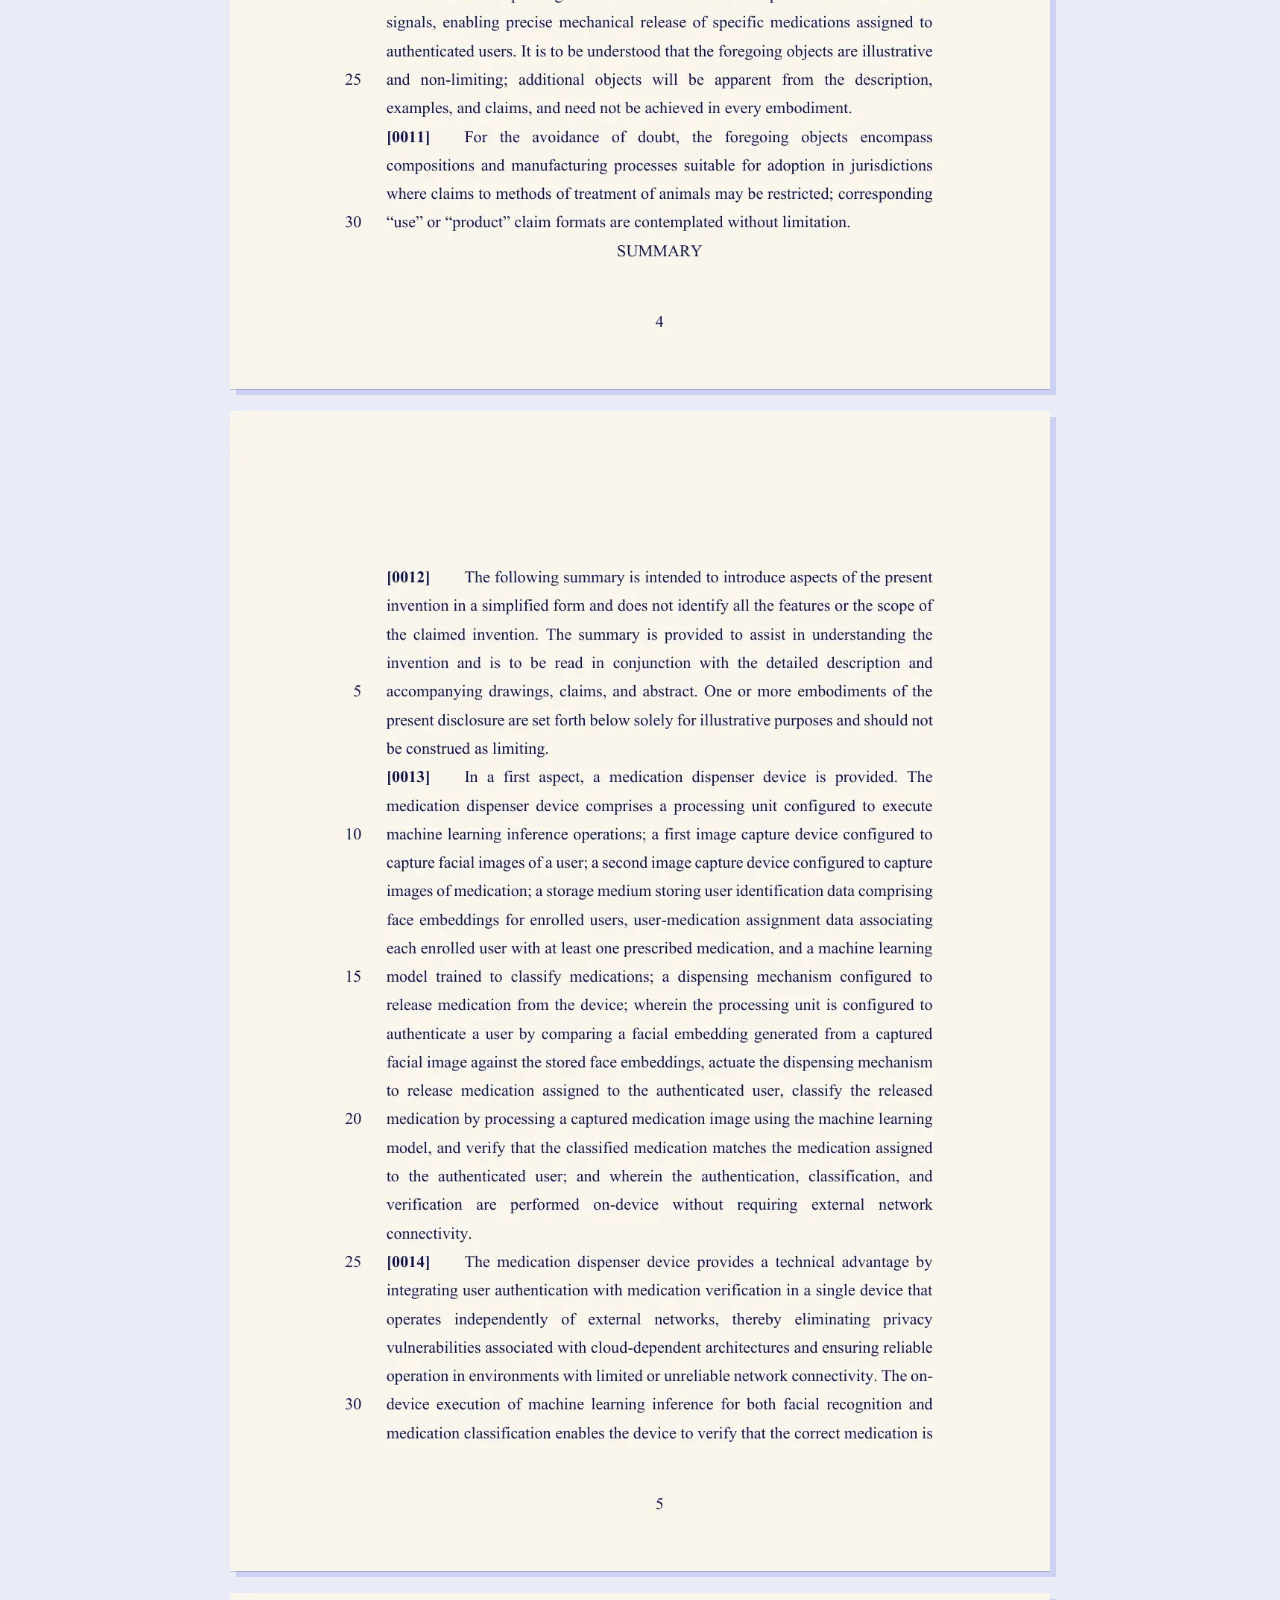
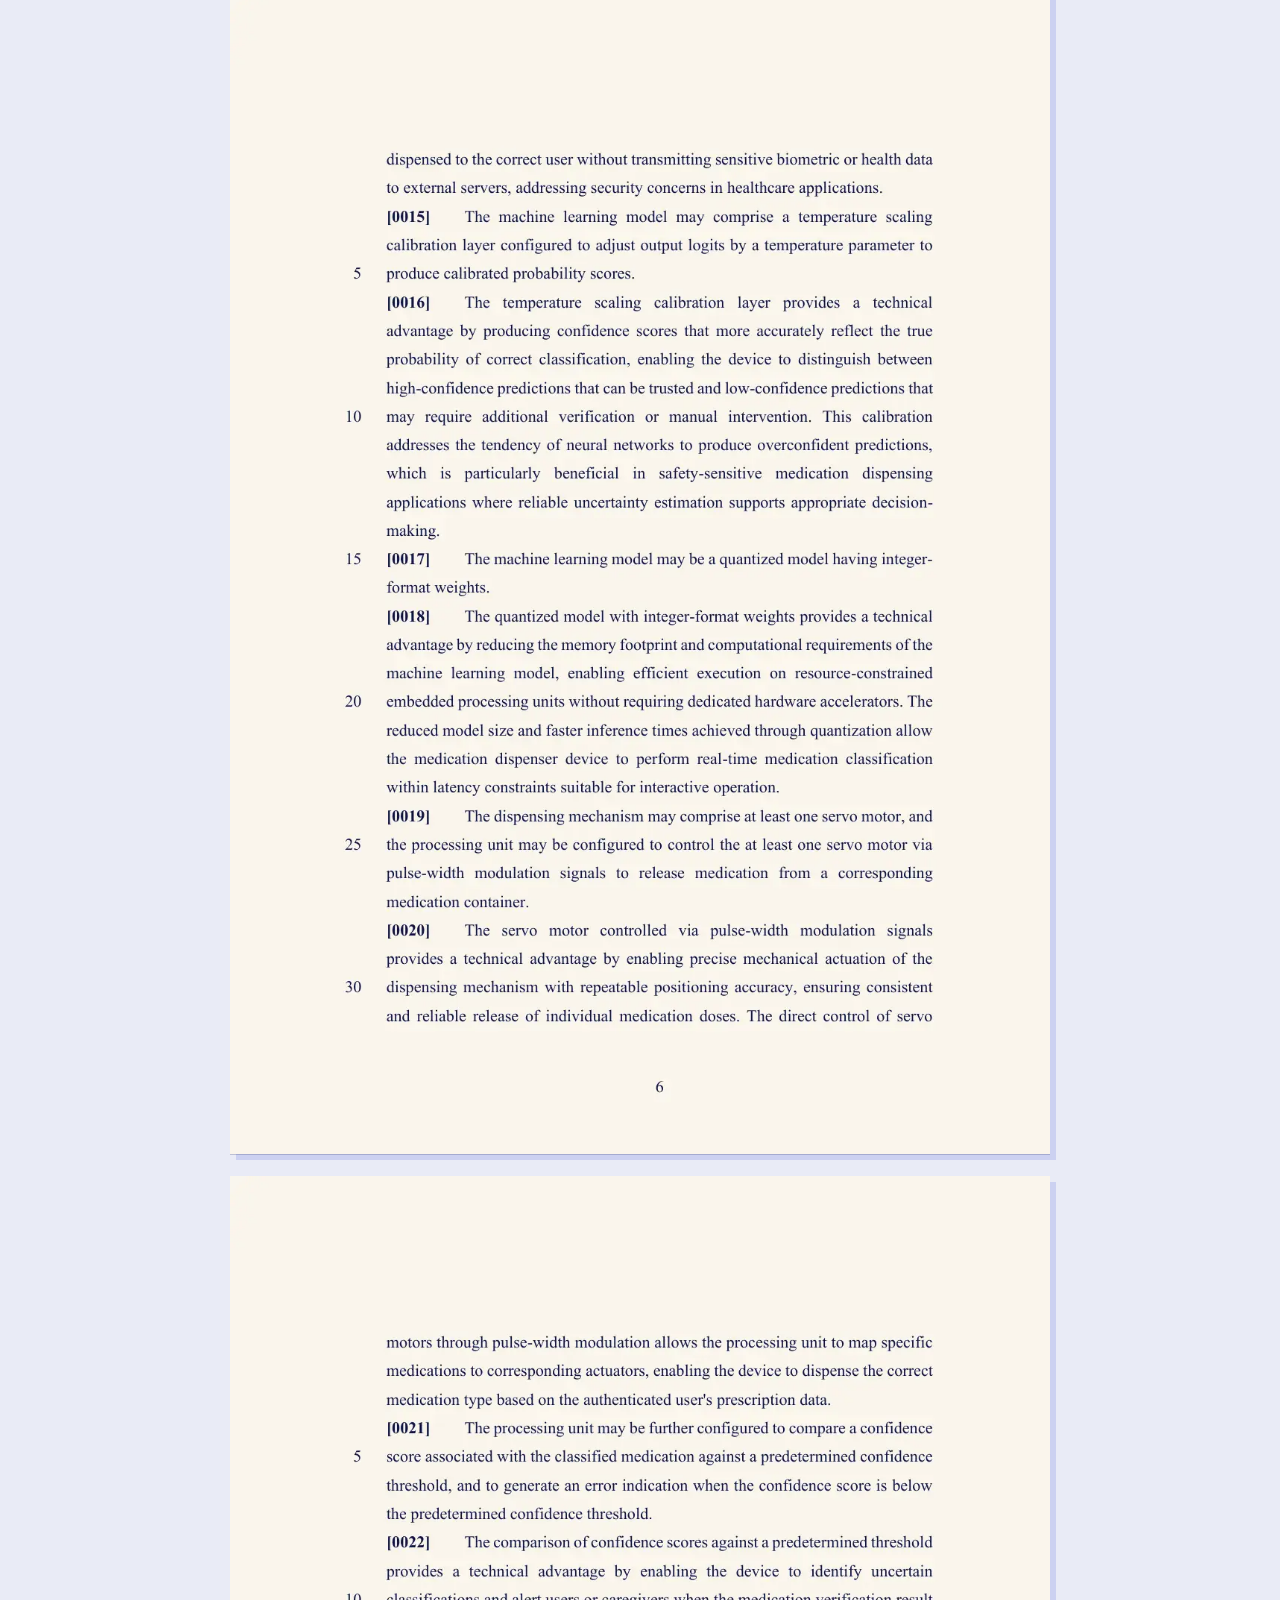
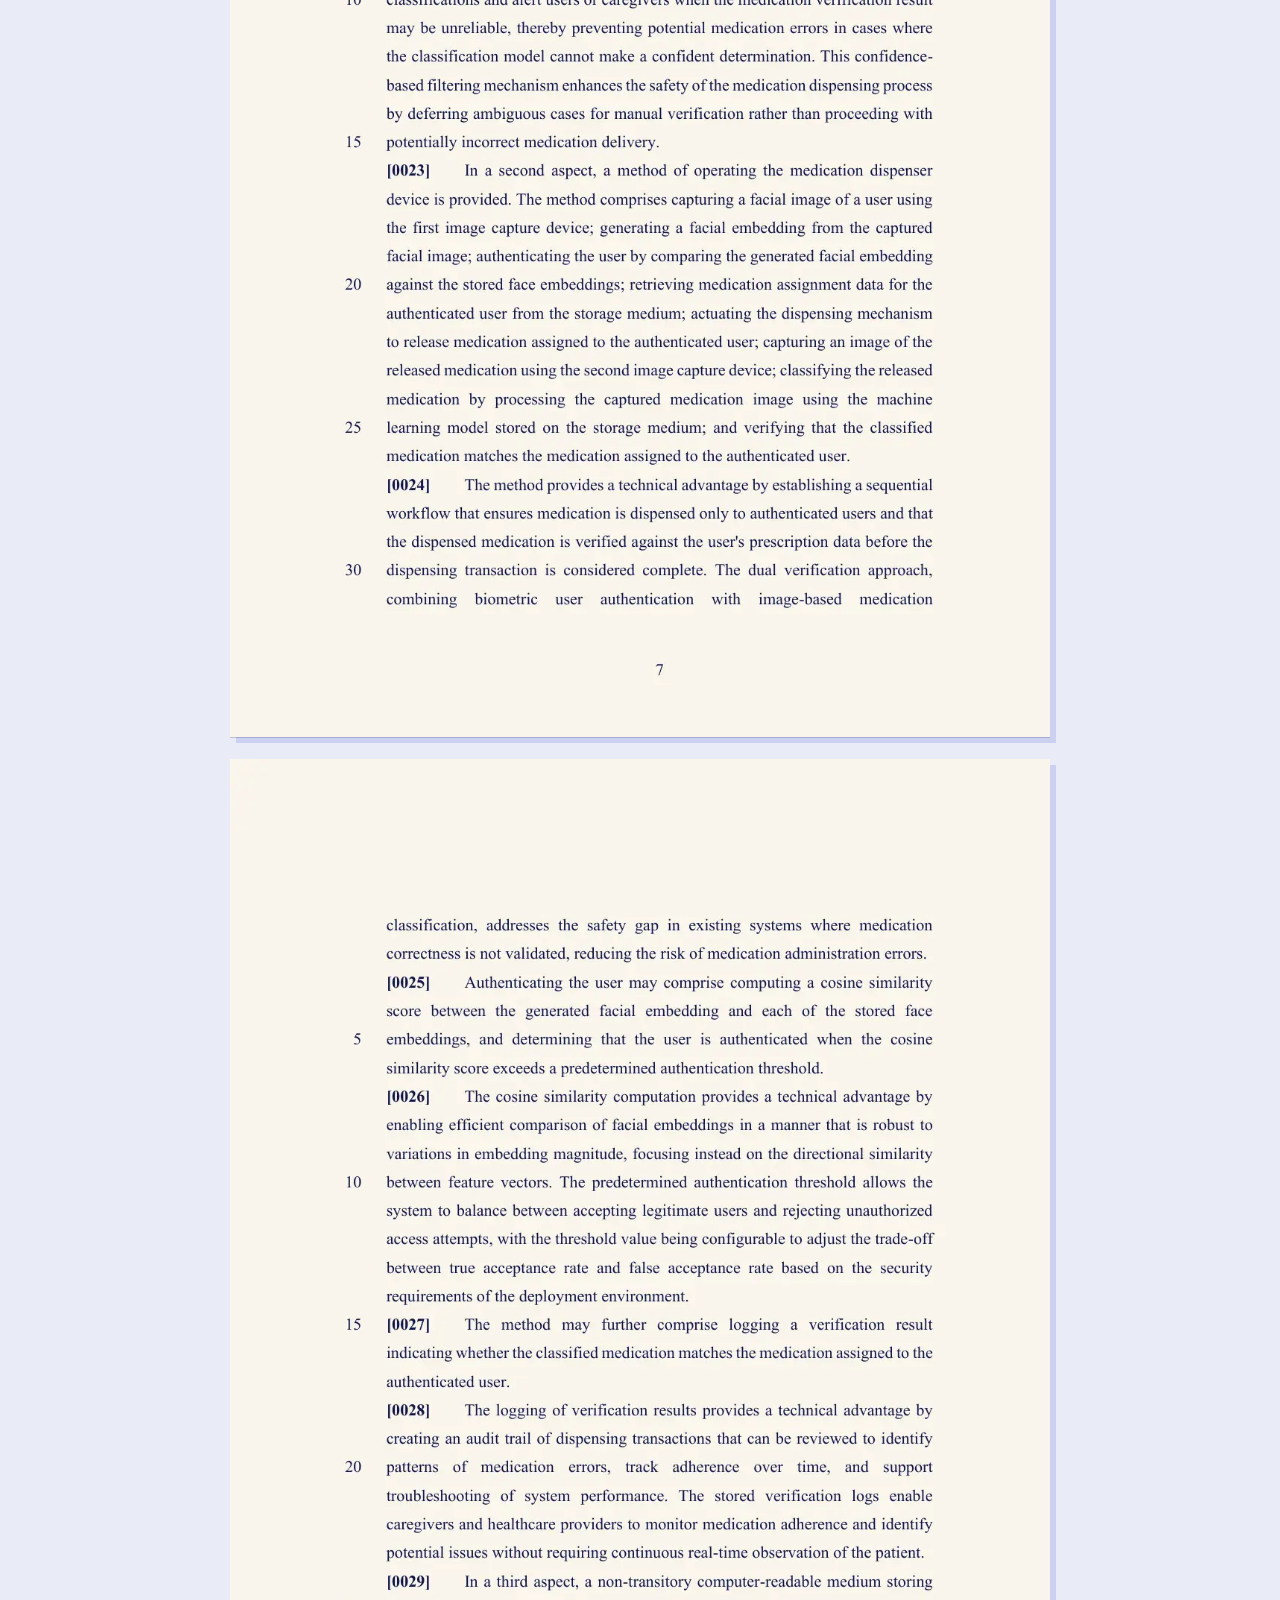
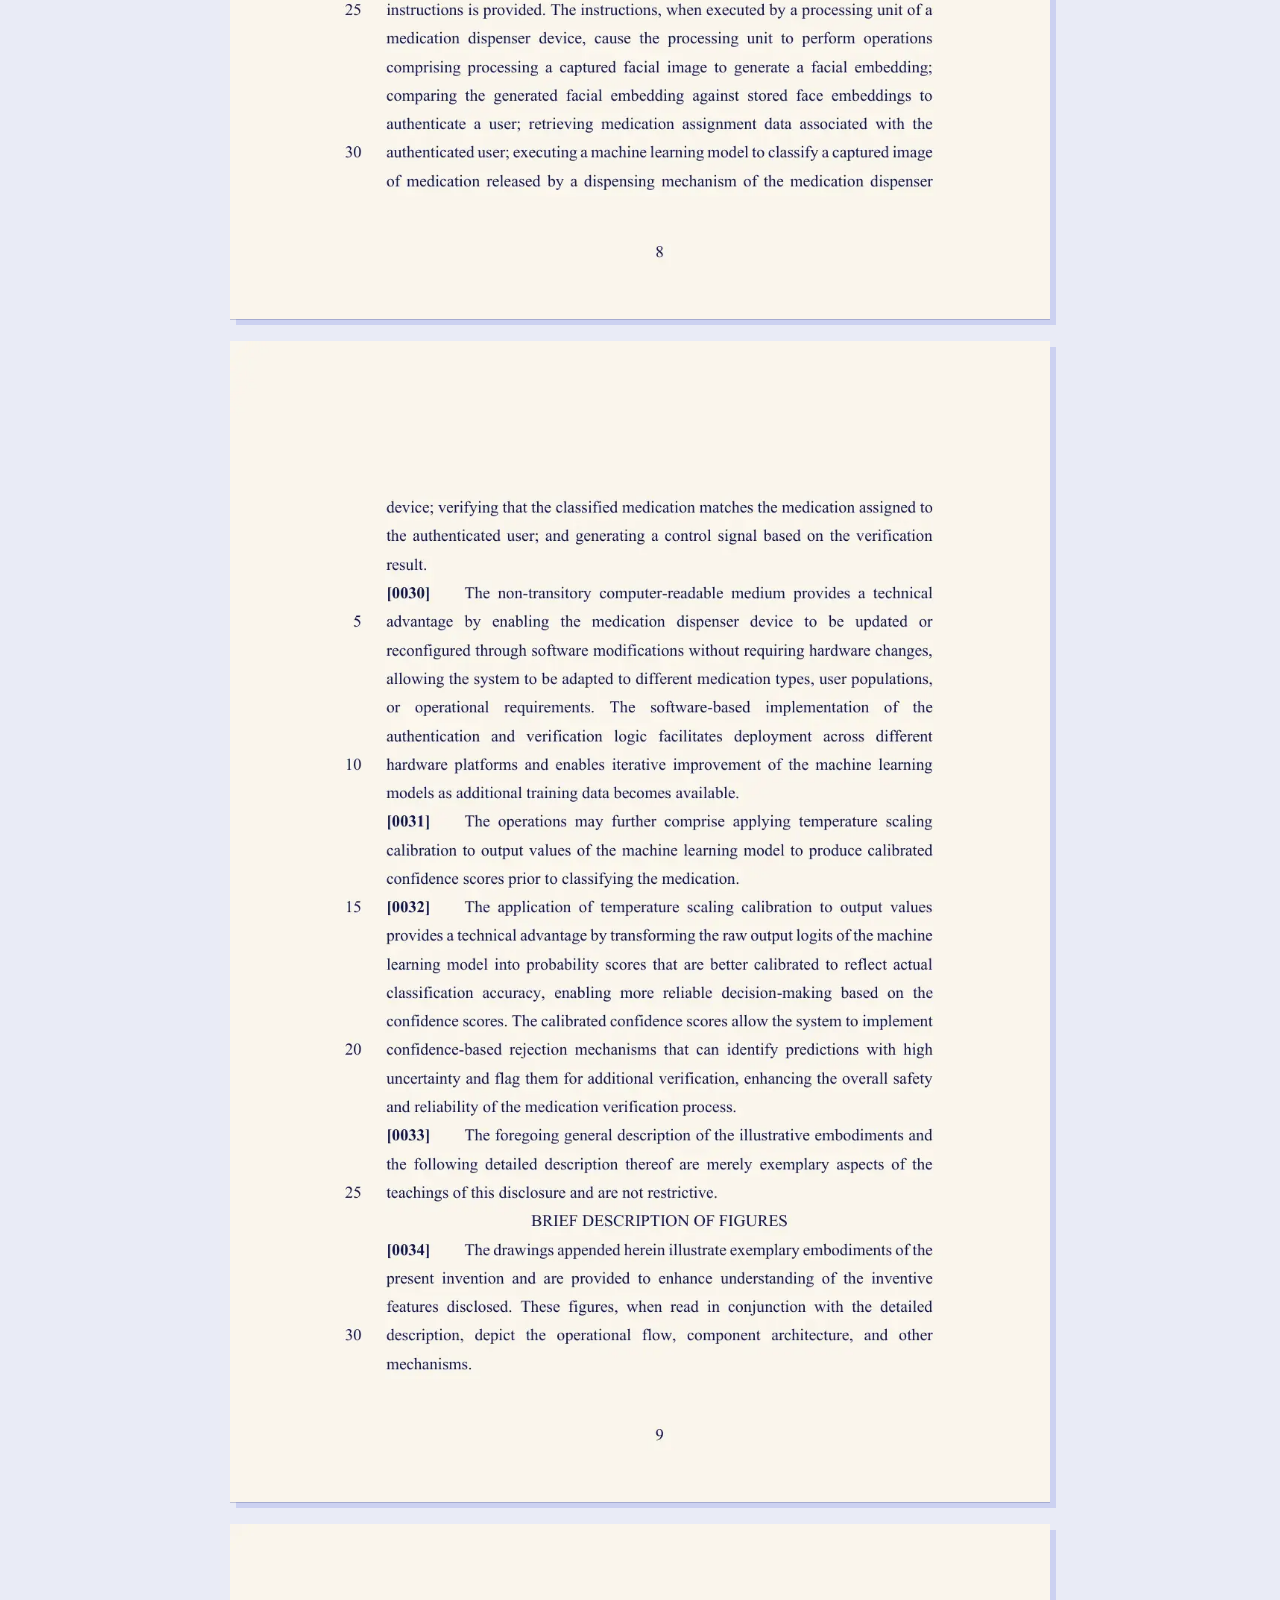
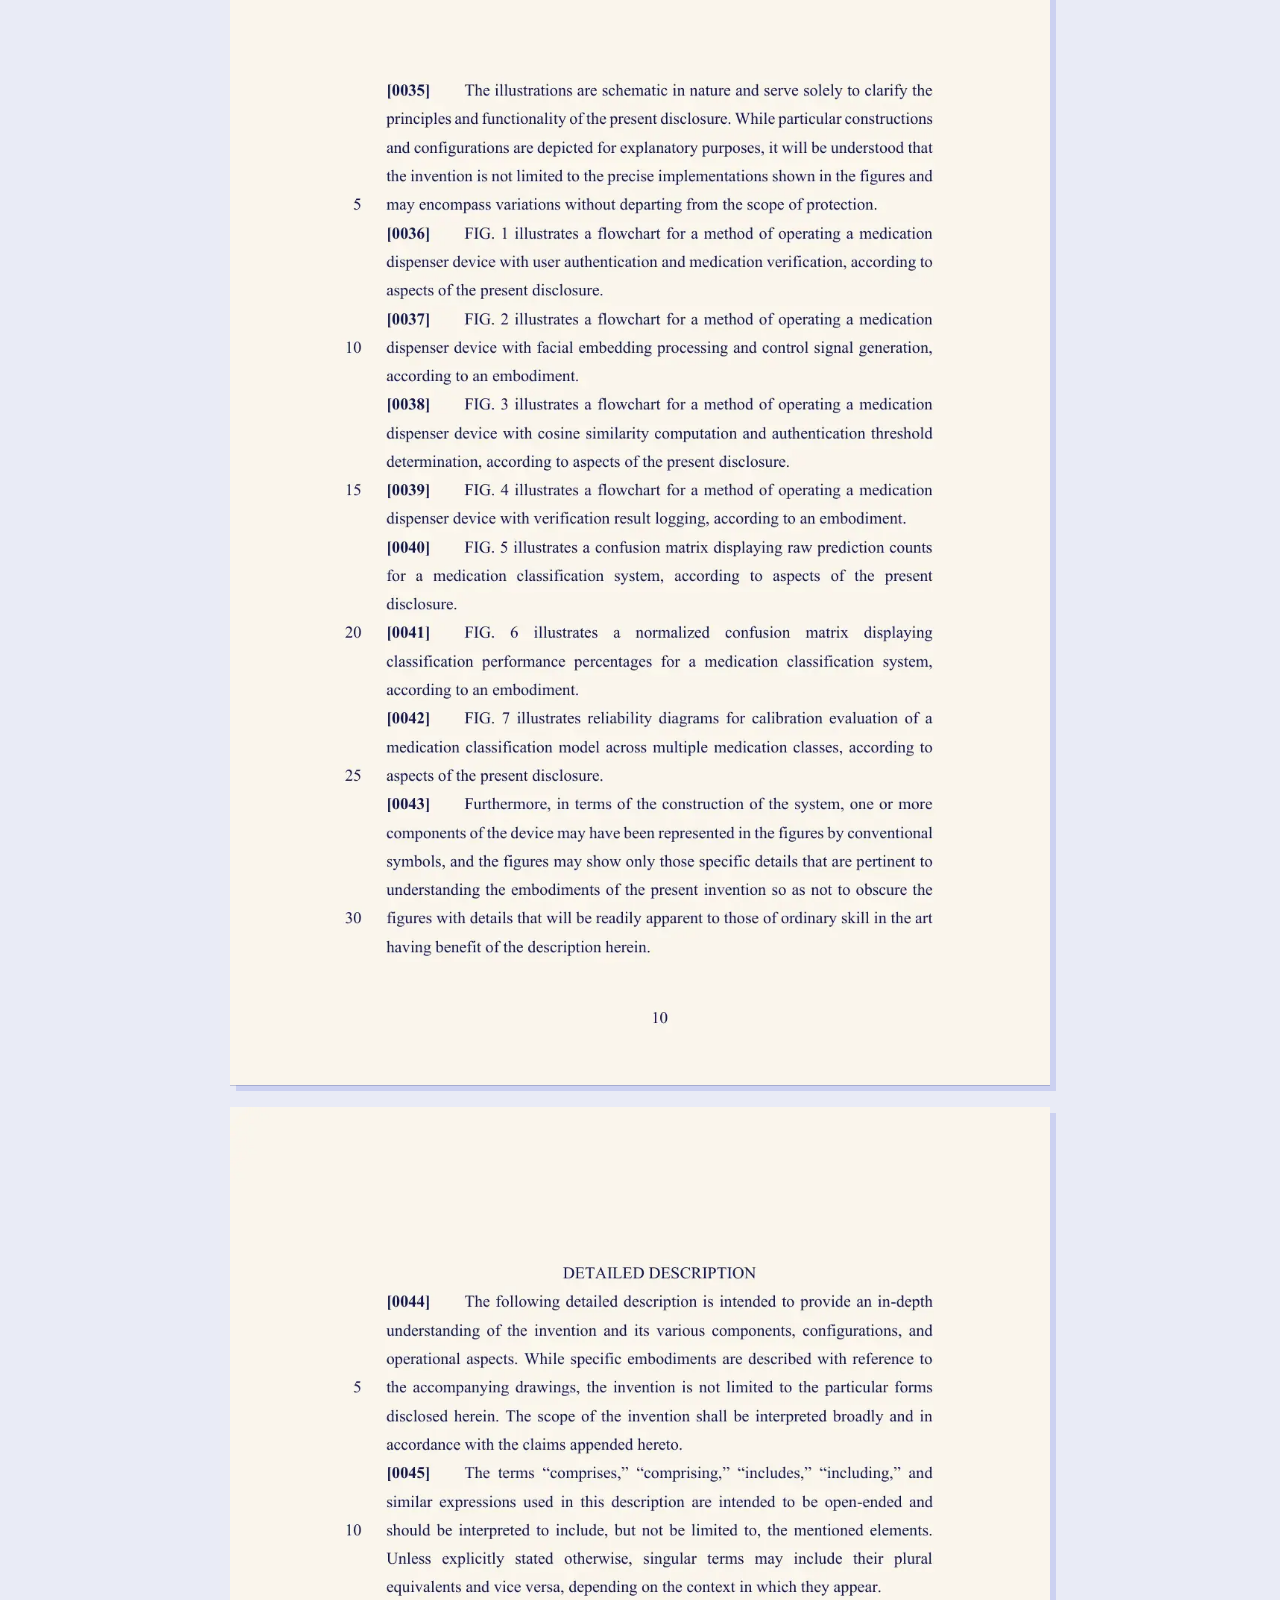
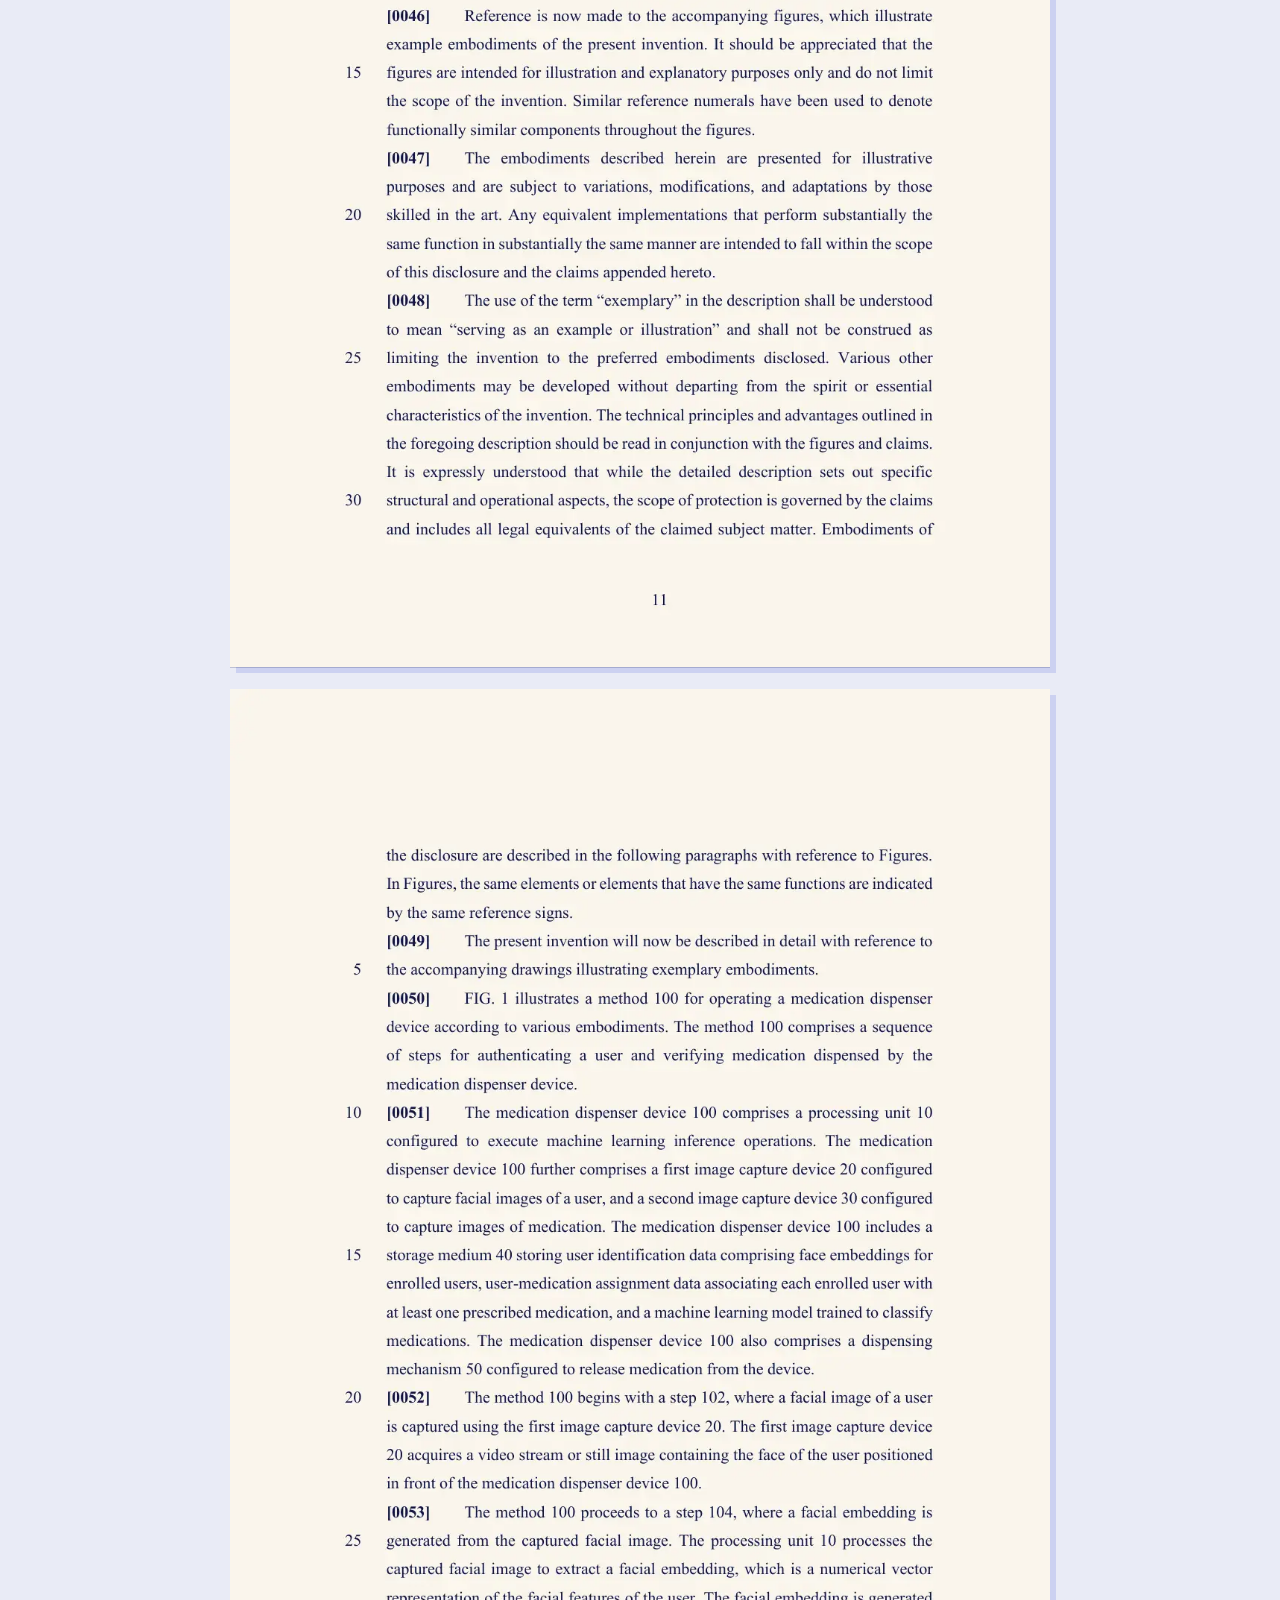
<file: patents/01/index.html>
<!doctype html>
<html lang="en">
<head>
  <meta charset="utf-8" />
  <meta name="viewport" content="width=device-width, initial-scale=1" />
  <title>IN202641027860 A1: Medication dispenser with on-device user authentication and medication verification | Anshul Panigrahi</title>
  <meta name="description" content="A pill dispenser that recognises the patient's face, releases only their dose, then checks the pill with an on-device classifier before it is taken. Nothing leaves the device." />
  <link rel="canonical" href="https://burntcookiedough.github.io/patents/01/" />
  <meta name="theme-color" content="#1d36d6" />
  <meta property="og:type" content="article" />
  <meta property="og:url" content="https://burntcookiedough.github.io/patents/01/" />
  <meta property="og:site_name" content="Anshul Panigrahi" />
  <meta property="og:title" content="Patent IN202641027860 A1 | Medication verification" />
  <meta property="og:description" content="A pill dispenser that recognises the patient's face, releases only their dose, then checks the pill with an on-device classifier before it is taken. Nothing leaves the device." />
  <meta property="og:image" content="https://burntcookiedough.github.io/patents/01/og.jpg" />
  <meta property="og:image:width" content="1200" />
  <meta property="og:image:height" content="630" />
  <meta name="twitter:card" content="summary_large_image" />
  <link rel="preconnect" href="https://fonts.googleapis.com" />
  <link rel="preconnect" href="https://fonts.gstatic.com" crossorigin />
  <link href="https://fonts.googleapis.com/css2?family=Archivo:wdth,wght@62..125,400..800&family=Big+Shoulders+Display:wght@800;900&family=JetBrains+Mono:wght@400;600&display=swap" rel="stylesheet" />
  <script type="application/ld+json">{"@context":"https://schema.org","@type":"CreativeWork","additionalType":"https://www.wikidata.org/wiki/Q253623","name":"Medication dispenser with on-device user authentication and medication verification","identifier":"IN202641027860 A1","abstract":"A pill dispenser that recognises the patient's face, releases only their dose, then checks the pill with an on-device classifier before it is taken. Nothing leaves the device.","datePublished":"2026-03-20","url":"https://burntcookiedough.github.io/patents/01/","encoding":{"@type":"MediaObject","contentUrl":"https://burntcookiedough.github.io/patents/01/IN202641027860A1.pdf","encodingFormat":"application/pdf"},"publisher":{"@type":"GovernmentOrganization","name":"Intellectual Property Office, India"},"author":[{"@type":"Person","name":"Chemmalar Selvi G"},{"@id":"https://burntcookiedough.github.io/#person","@type":"Person","name":"Anshul Panigrahi","url":"https://burntcookiedough.github.io/"},{"@type":"Person","name":"Parth Surendra Sharma"}]}</script>
  <style>
    :root { --cobalt: #1d36d6; --navy: #0e164a; --cream: #efe4cc; --paper: #faf6ec; --pale: #e9ebf6; }
    * { box-sizing: border-box; margin: 0; }
    body { background: var(--pale); color: var(--navy); font: 16px/1.6 Archivo, system-ui, sans-serif; }
    a { color: var(--cobalt); }
    header { background: var(--cobalt); color: var(--cream); padding: 18px 20px; }
    header a { color: var(--cream); font-weight: 700; text-decoration: none; letter-spacing: .01em; }
    main { max-width: 860px; margin: 0 auto; padding: 48px 20px 80px; }
    .k { font: 600 12px/1.4 "JetBrains Mono", monospace; letter-spacing: .12em; text-transform: uppercase; color: var(--cobalt); }
    h1 { margin-top: 14px; font: 900 clamp(34px, 6vw, 60px)/.95 "Big Shoulders Display", sans-serif; text-transform: uppercase; color: var(--cobalt); text-wrap: balance; }
    .plain { margin-top: 20px; font-size: 19px; max-width: 640px; }
    ul.facts { margin-top: 18px; padding: 0; list-style: none; border-top: 1.5px solid var(--navy); }
    ul.facts li { padding: 10px 0; border-bottom: 1px solid rgba(14, 22, 74, .2); font-weight: 600; }
    dl { display: grid; grid-template-columns: 120px 1fr; gap: 6px 18px; margin-top: 26px; font-size: 14px; }
    dt { font: 600 11px/1.9 "JetBrains Mono", monospace; letter-spacing: .1em; text-transform: uppercase; opacity: .7; }
    .cta { display: inline-block; margin-top: 28px; padding: 12px 18px; background: var(--cobalt); color: var(--cream); font-weight: 700; text-decoration: none; border-radius: 4px; }
    .pages { margin-top: 48px; display: grid; gap: 22px; }
    .pages img { width: 100%; height: auto; display: block; background: var(--paper); box-shadow: 0 1px 0 rgba(14, 22, 74, .2), 6px 6px 0 rgba(29, 54, 214, .14); }
    footer { margin-top: 48px; font-size: 14px; }
    @media (max-width: 560px) { dl { grid-template-columns: 1fr; gap: 0 0; } dd { margin-bottom: 10px; } }
  </style>
</head>
<body>
  <header><a href="../../">&#8592; Anshul Panigrahi</a></header>
  <main>
    <p class="k">Published patent application 1 of 3 · Journal 12/2026</p>
    <h1>Medication dispenser with on-device user authentication and medication verification</h1>
    <p class="plain">A pill dispenser that recognises the patient's face, releases only their dose, then checks the pill with an on-device classifier before it is taken. Nothing leaves the device.</p>
    <ul class="facts"><li>627 KB INT8 MobileNetV2</li><li>2.97 ms inference on CPU</li><li>Face to verified dose in under 5 s on a Raspberry Pi 4</li></ul>
    <dl>
      <dt>Number</dt><dd>IN202641027860 A1</dd>
      <dt>Filed</dt><dd>10.03.2026</dd>
      <dt>Published</dt><dd>20.03.2026, journal 12/2026</dd>
      <dt>Office</dt><dd>Intellectual Property Office, India</dd>
      <dt>Applicant</dt><dd>Vellore Institute of Technology</dd>
      <dt>Inventors</dt><dd>Chemmalar Selvi G, <strong>Anshul Panigrahi</strong>, Parth Surendra Sharma</dd>
    </dl>
    <a class="cta" href="IN202641027860A1.pdf">Open the official PDF (30 pages)</a>
    <section class="pages" aria-label="The publication, page by page">
      <img src="p01.webp" alt="Page 1 of 30" width="1100" loading="eager" decoding="async" />
      <img src="p02.webp" alt="Page 2 of 30" width="1100" loading="lazy" decoding="async" />
      <img src="p03.webp" alt="Page 3 of 30" width="1100" loading="lazy" decoding="async" />
      <img src="p04.webp" alt="Page 4 of 30" width="1100" loading="lazy" decoding="async" />
      <img src="p05.webp" alt="Page 5 of 30" width="1100" loading="lazy" decoding="async" />
      <img src="p06.webp" alt="Page 6 of 30" width="1100" loading="lazy" decoding="async" />
      <img src="p07.webp" alt="Page 7 of 30" width="1100" loading="lazy" decoding="async" />
      <img src="p08.webp" alt="Page 8 of 30" width="1100" loading="lazy" decoding="async" />
      <img src="p09.webp" alt="Page 9 of 30" width="1100" loading="lazy" decoding="async" />
      <img src="p10.webp" alt="Page 10 of 30" width="1100" loading="lazy" decoding="async" />
      <img src="p11.webp" alt="Page 11 of 30" width="1100" loading="lazy" decoding="async" />
      <img src="p12.webp" alt="Page 12 of 30" width="1100" loading="lazy" decoding="async" />
      <img src="p13.webp" alt="Page 13 of 30" width="1100" loading="lazy" decoding="async" />
      <img src="p14.webp" alt="Page 14 of 30" width="1100" loading="lazy" decoding="async" />
      <img src="p15.webp" alt="Page 15 of 30" width="1100" loading="lazy" decoding="async" />
      <img src="p16.webp" alt="Page 16 of 30" width="1100" loading="lazy" decoding="async" />
      <img src="p17.webp" alt="Page 17 of 30" width="1100" loading="lazy" decoding="async" />
      <img src="p18.webp" alt="Page 18 of 30" width="1100" loading="lazy" decoding="async" />
      <img src="p19.webp" alt="Page 19 of 30" width="1100" loading="lazy" decoding="async" />
      <img src="p20.webp" alt="Page 20 of 30" width="1100" loading="lazy" decoding="async" />
      <img src="p21.webp" alt="Page 21 of 30" width="1100" loading="lazy" decoding="async" />
      <img src="p22.webp" alt="Page 22 of 30" width="1100" loading="lazy" decoding="async" />
      <img src="p23.webp" alt="Page 23 of 30" width="1100" loading="lazy" decoding="async" />
      <img src="p24.webp" alt="Page 24 of 30" width="1100" loading="lazy" decoding="async" />
      <img src="p25.webp" alt="Page 25 of 30" width="1100" loading="lazy" decoding="async" />
      <img src="p26.webp" alt="Page 26 of 30" width="1100" loading="lazy" decoding="async" />
      <img src="p27.webp" alt="Page 27 of 30" width="1100" loading="lazy" decoding="async" />
      <img src="p28.webp" alt="Page 28 of 30" width="1100" loading="lazy" decoding="async" />
      <img src="p29.webp" alt="Page 29 of 30" width="1100" loading="lazy" decoding="async" />
      <img src="p30.webp" alt="Page 30 of 30" width="1100" loading="lazy" decoding="async" />
    </section>
    <footer>Anshul Panigrahi · <a href="../../">Portfolio</a> · <a href="https://linkedin.com/in/anshul-panigrahi22">LinkedIn</a> · <a href="mailto:anshulpanigrahi3678@gmail.com">anshulpanigrahi3678@gmail.com</a></footer>
  </main>
</body>
</html>
</file>
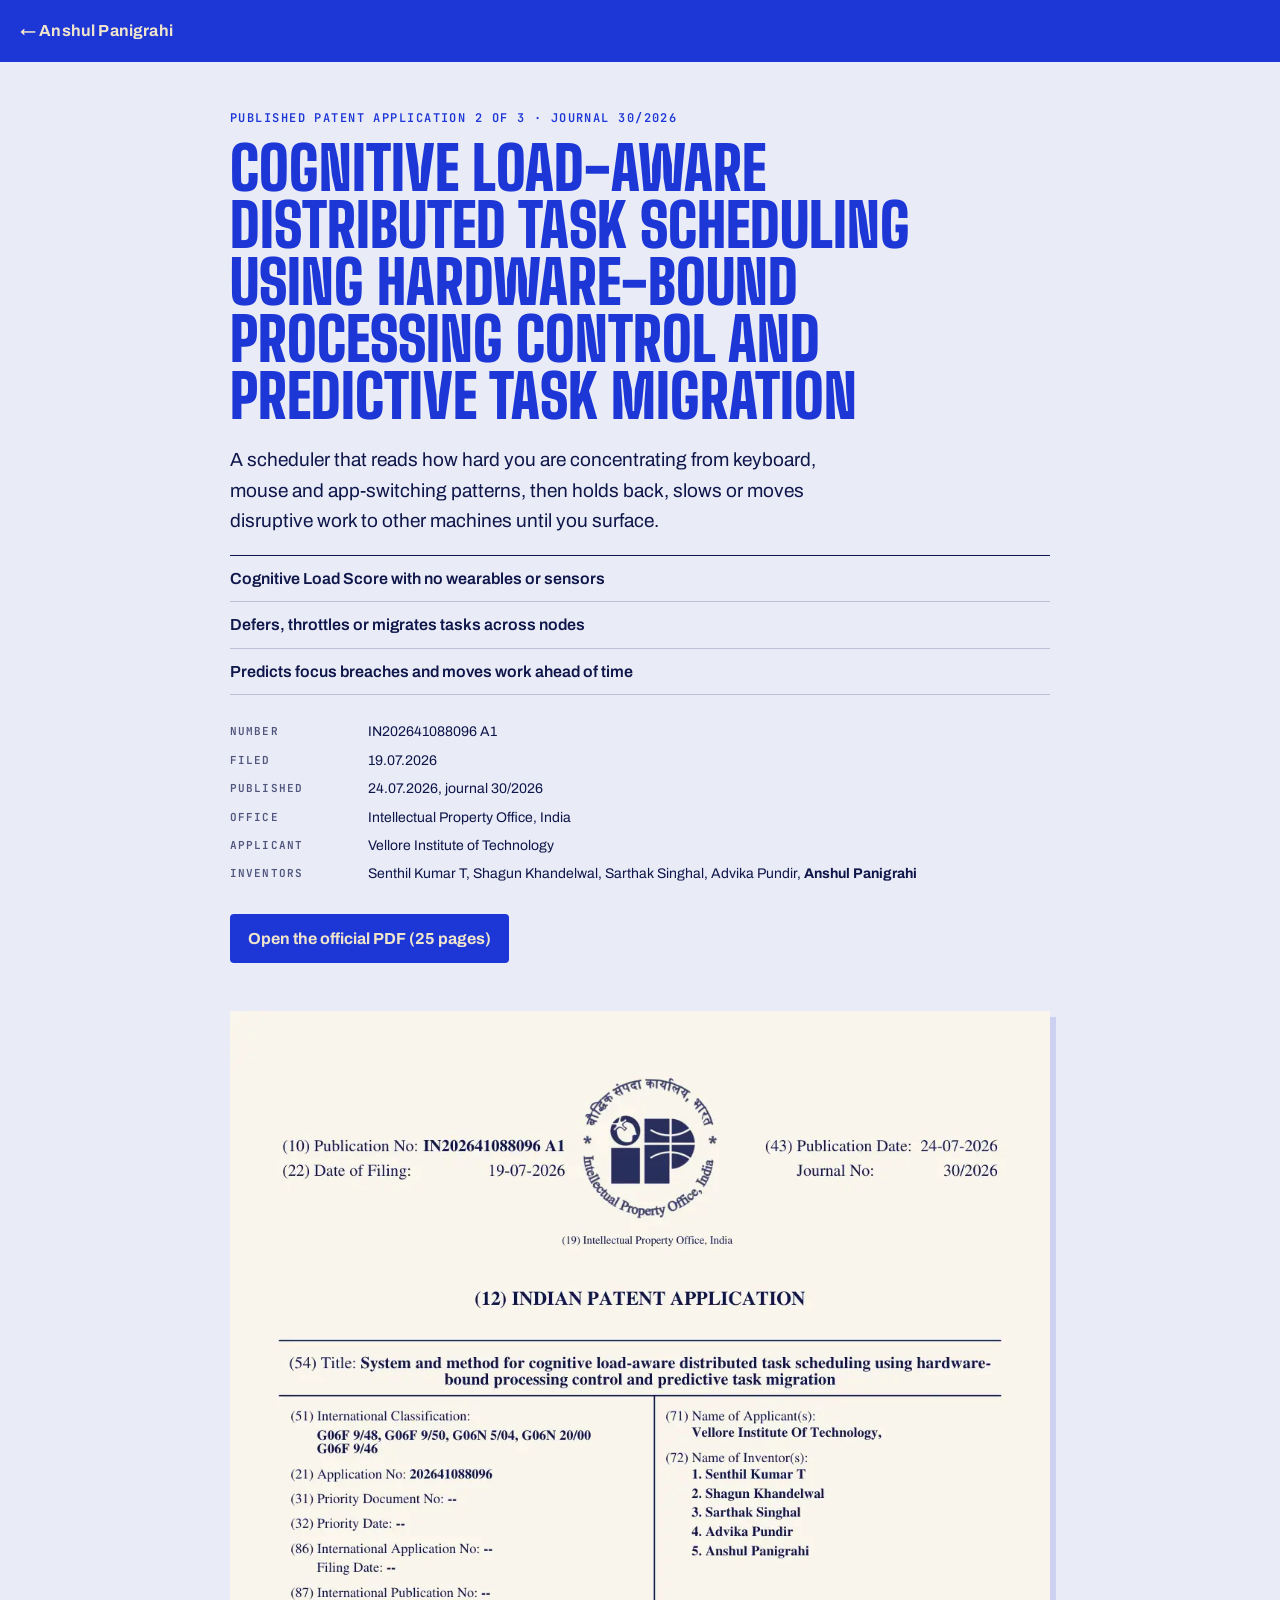
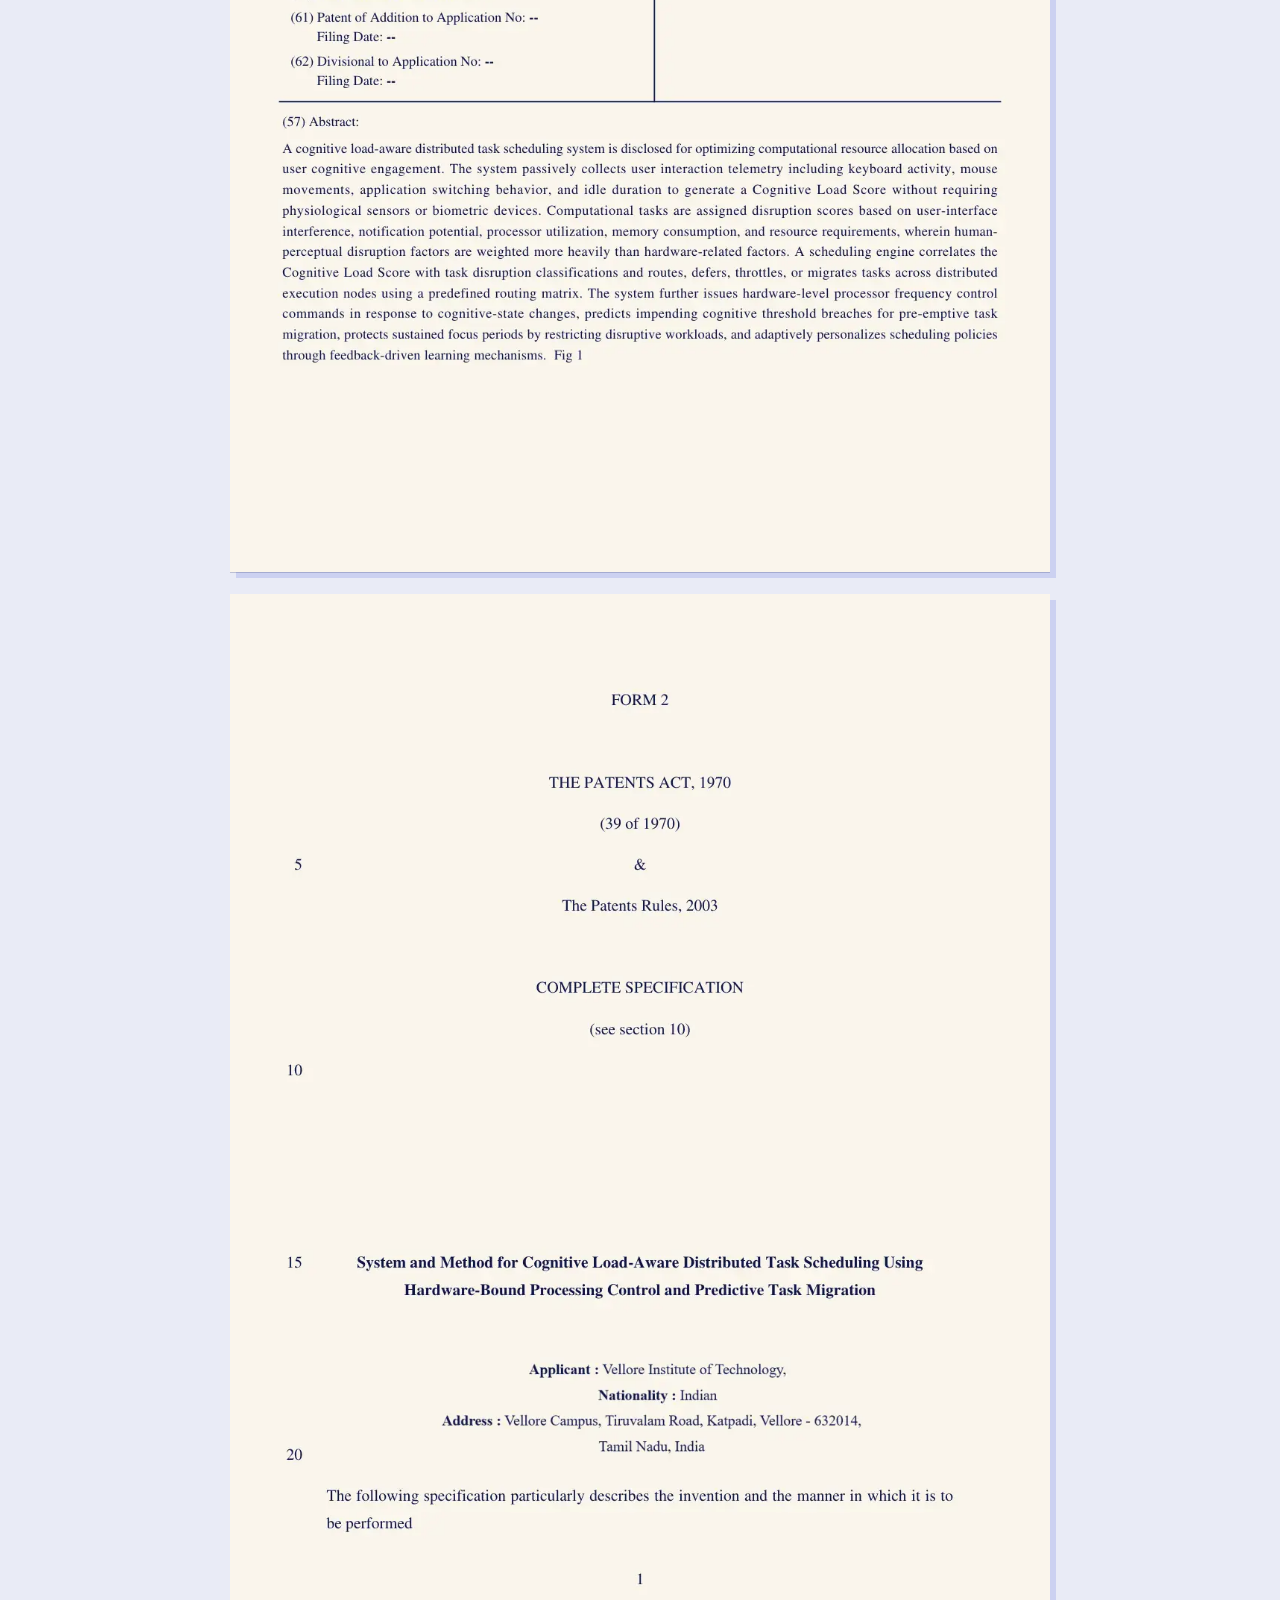
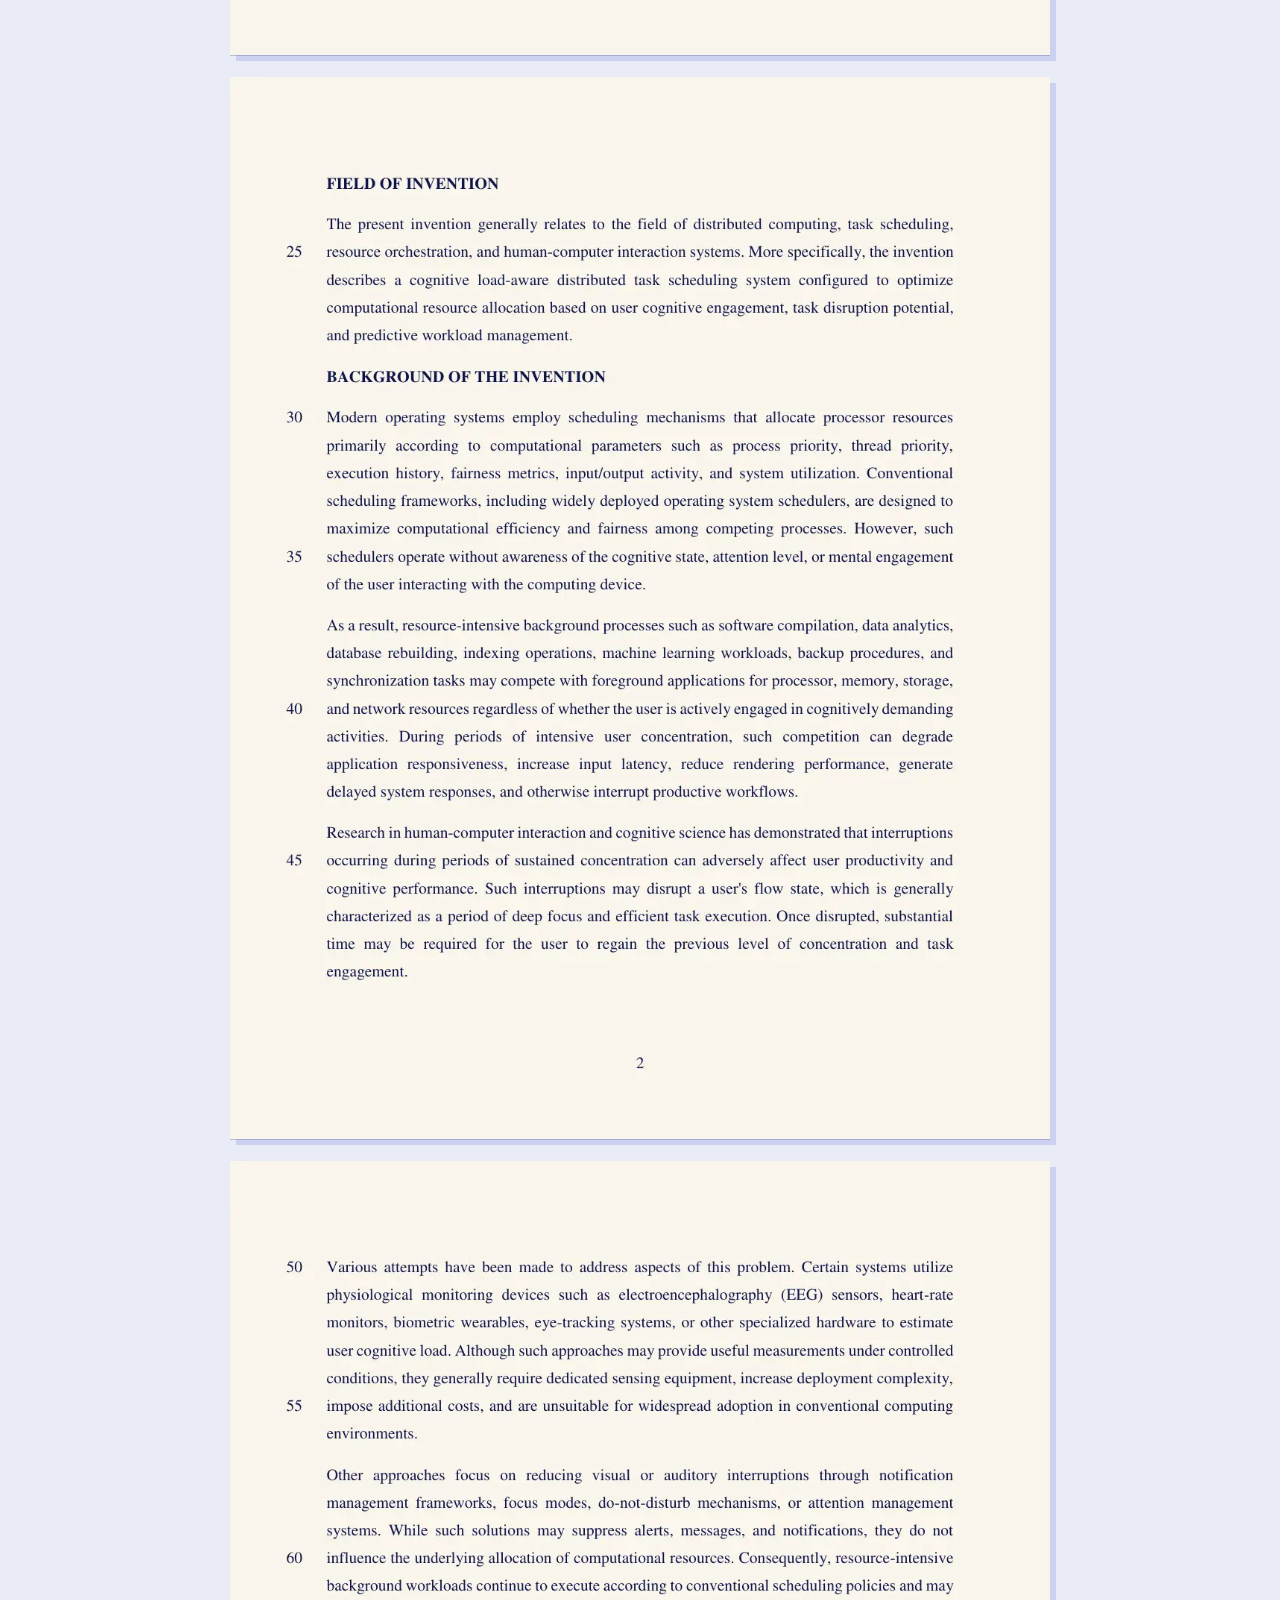
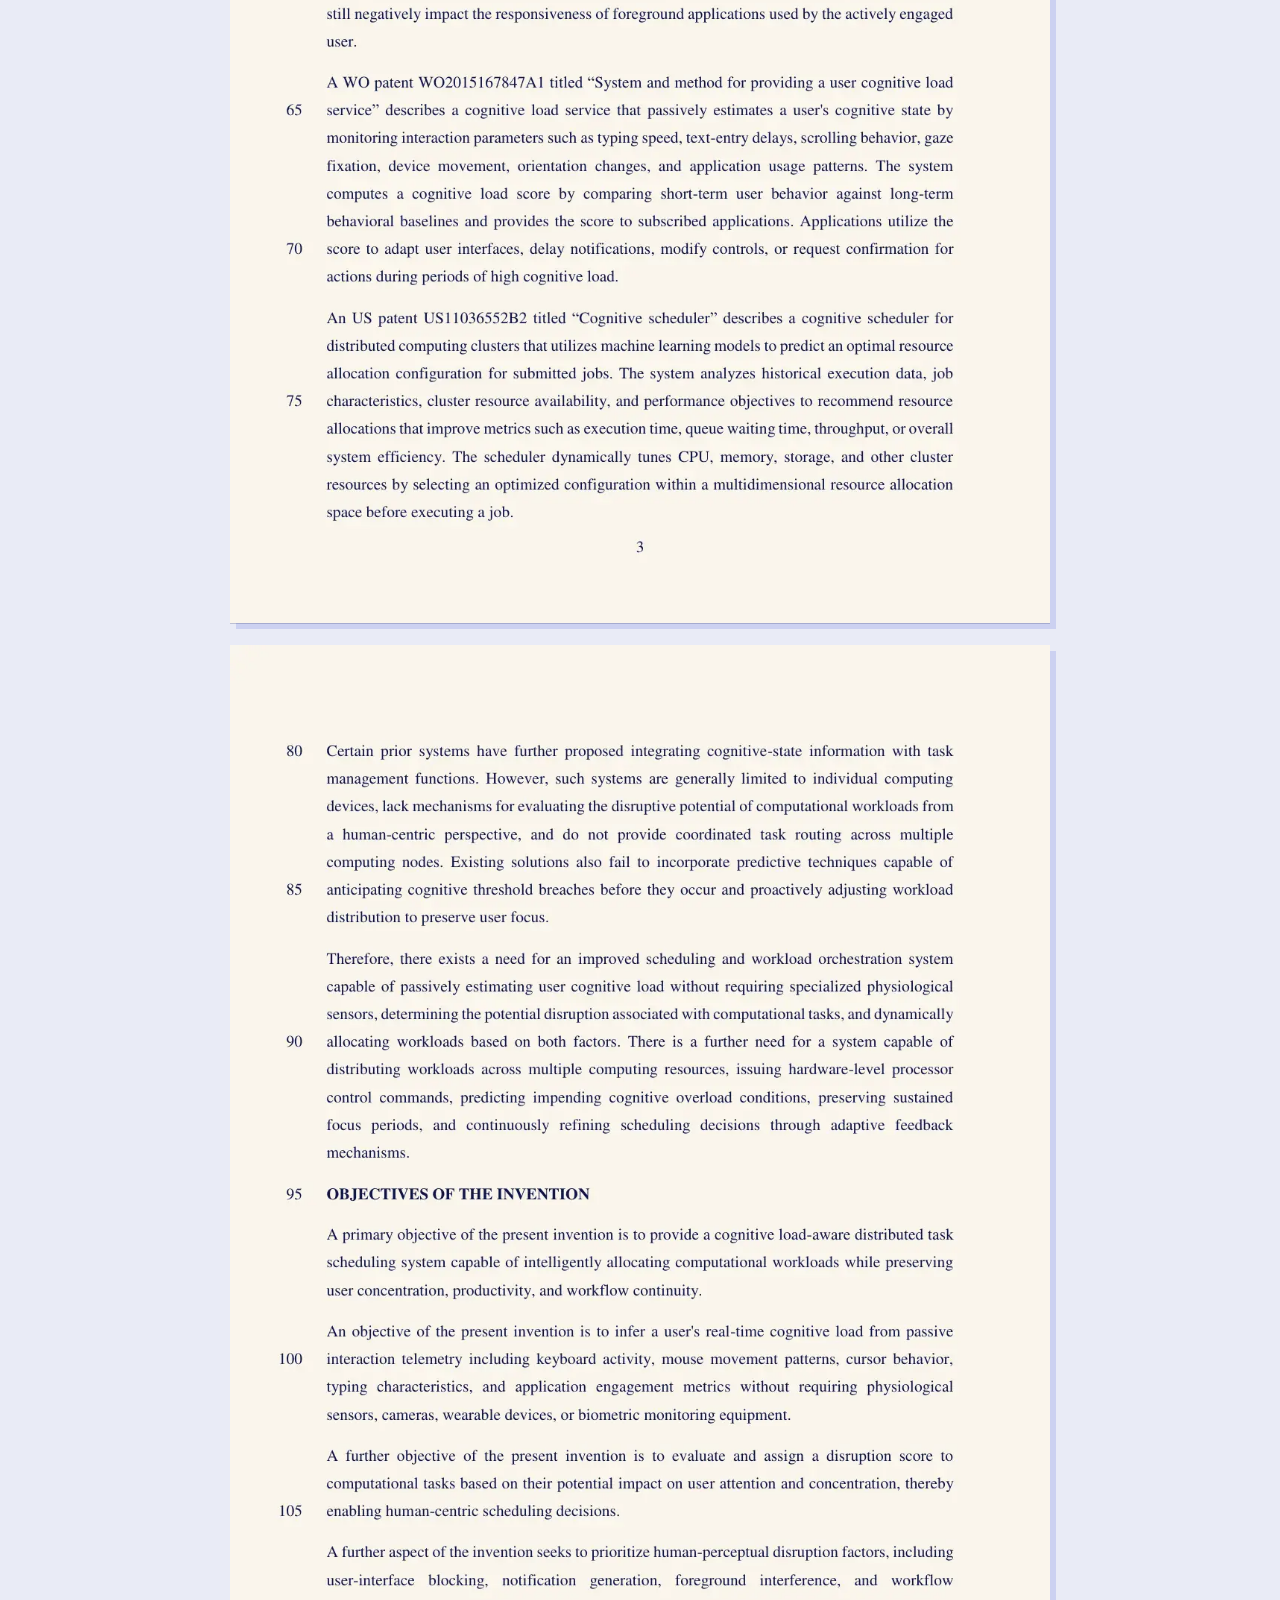
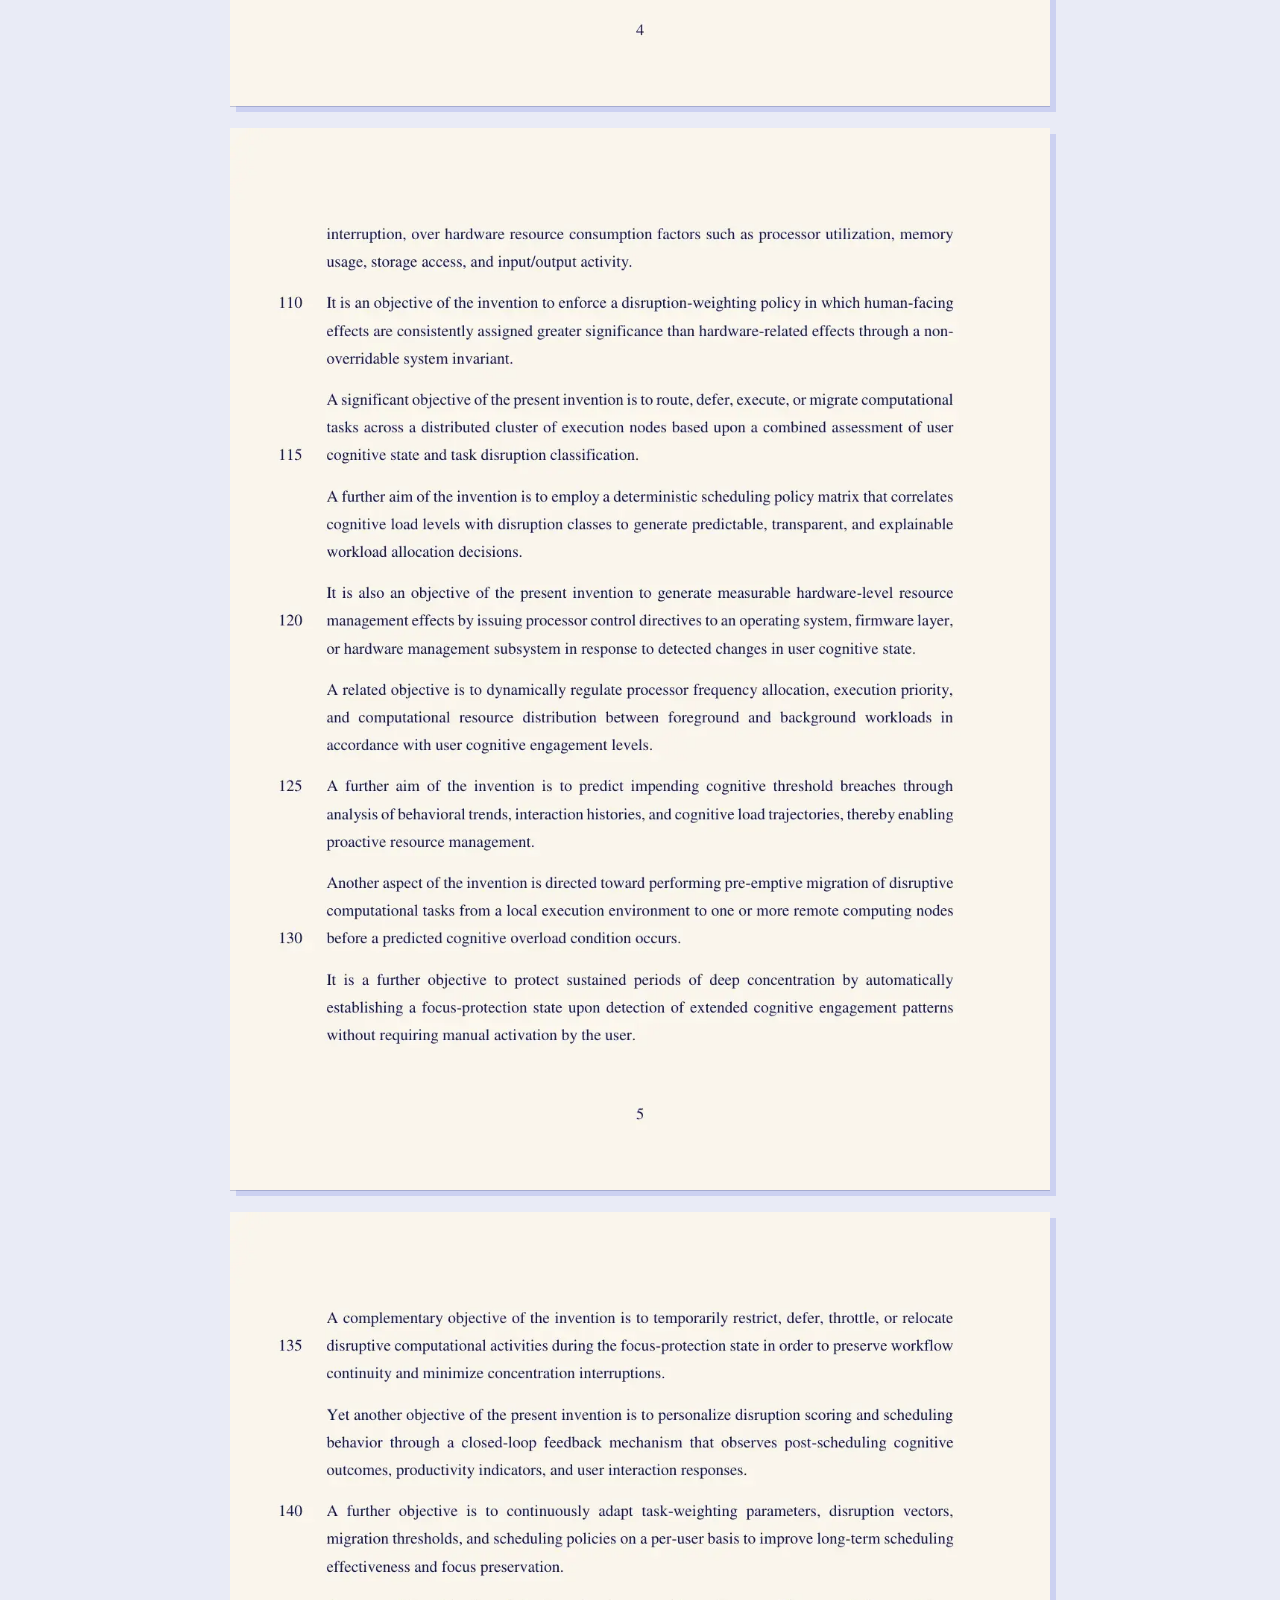
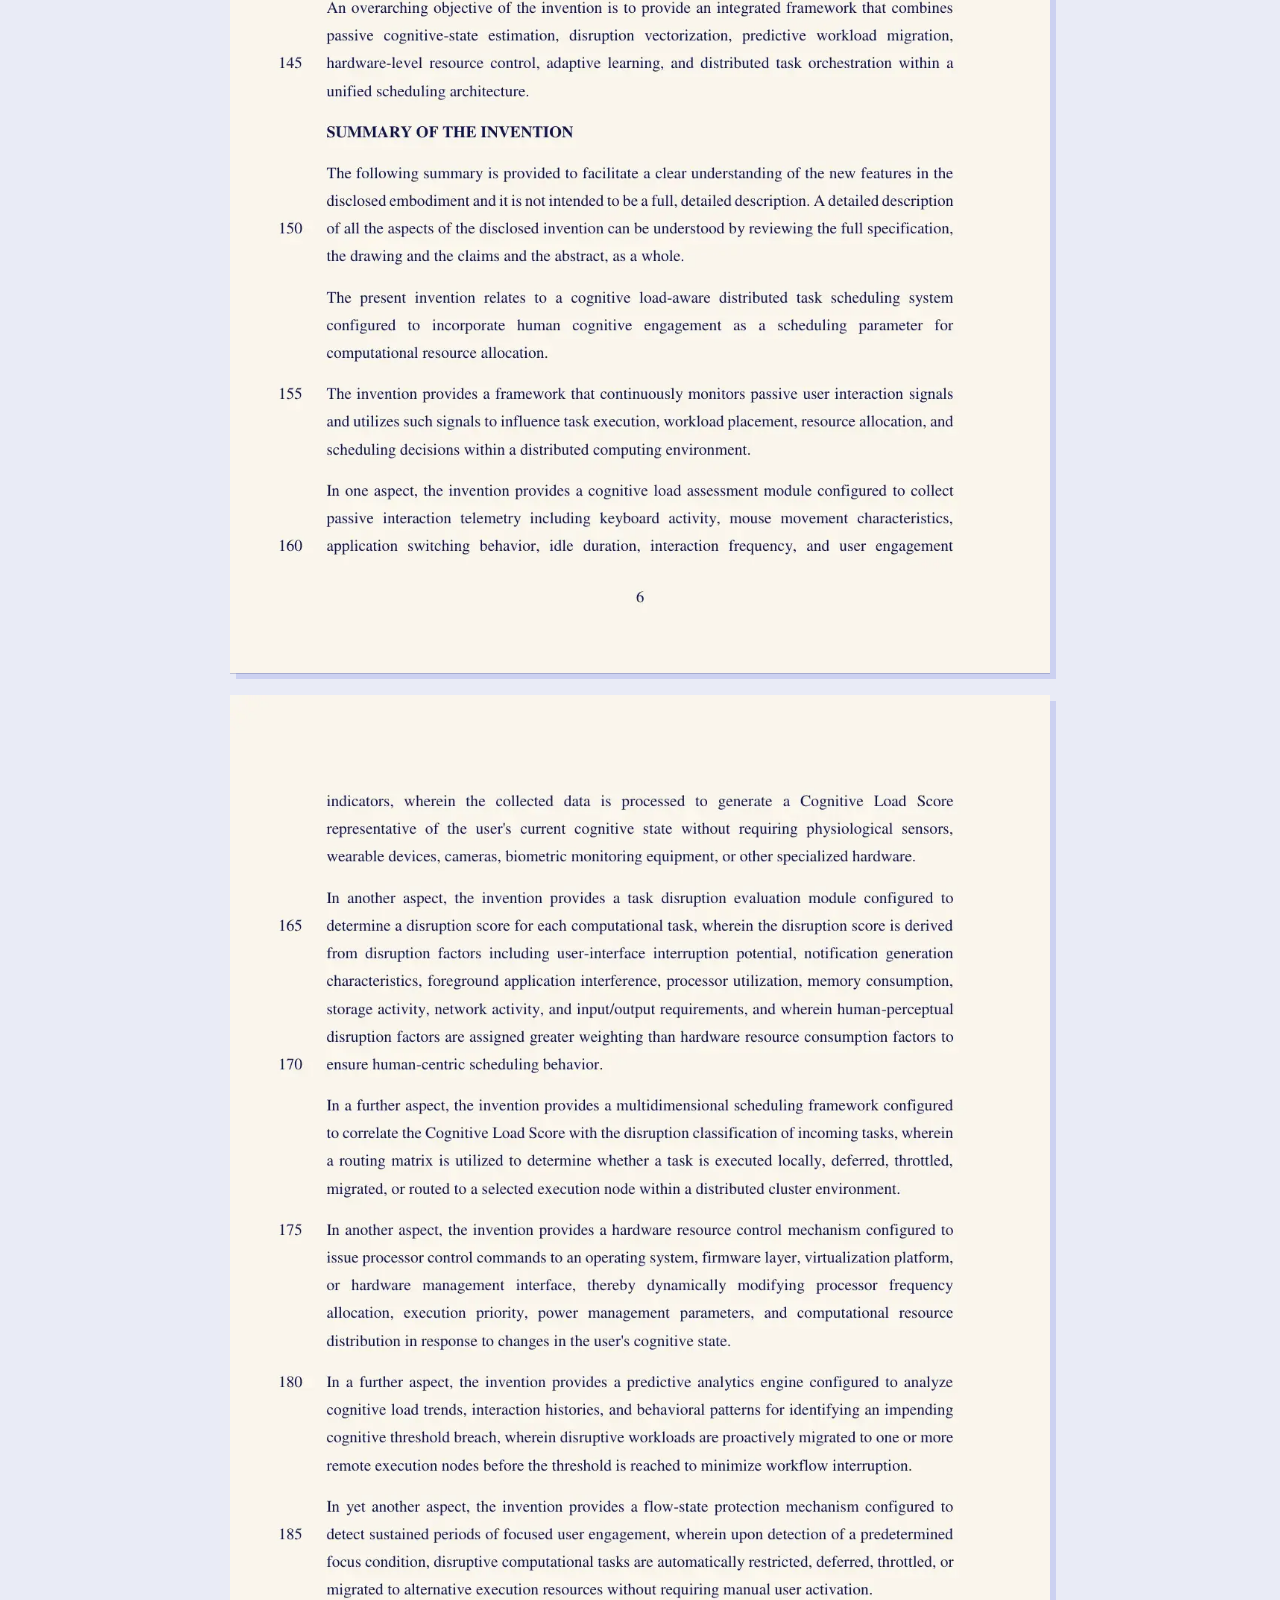
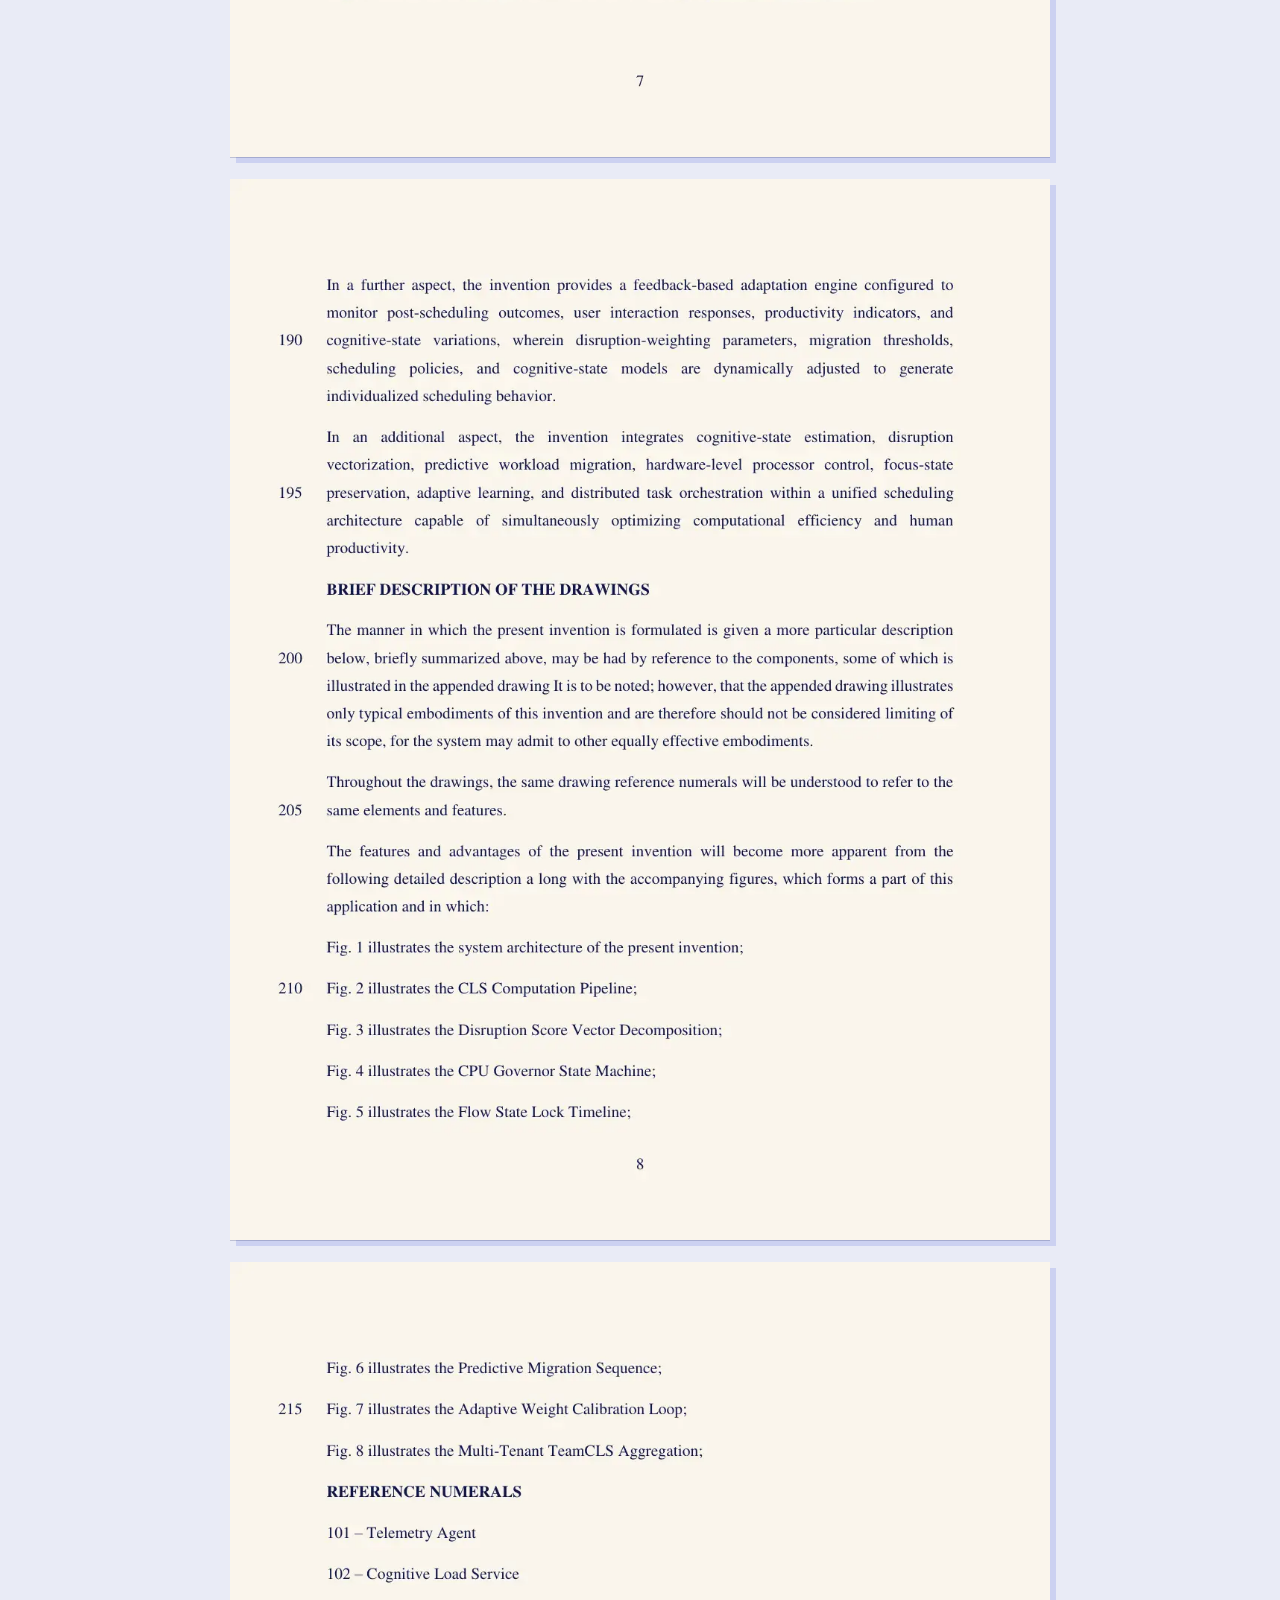
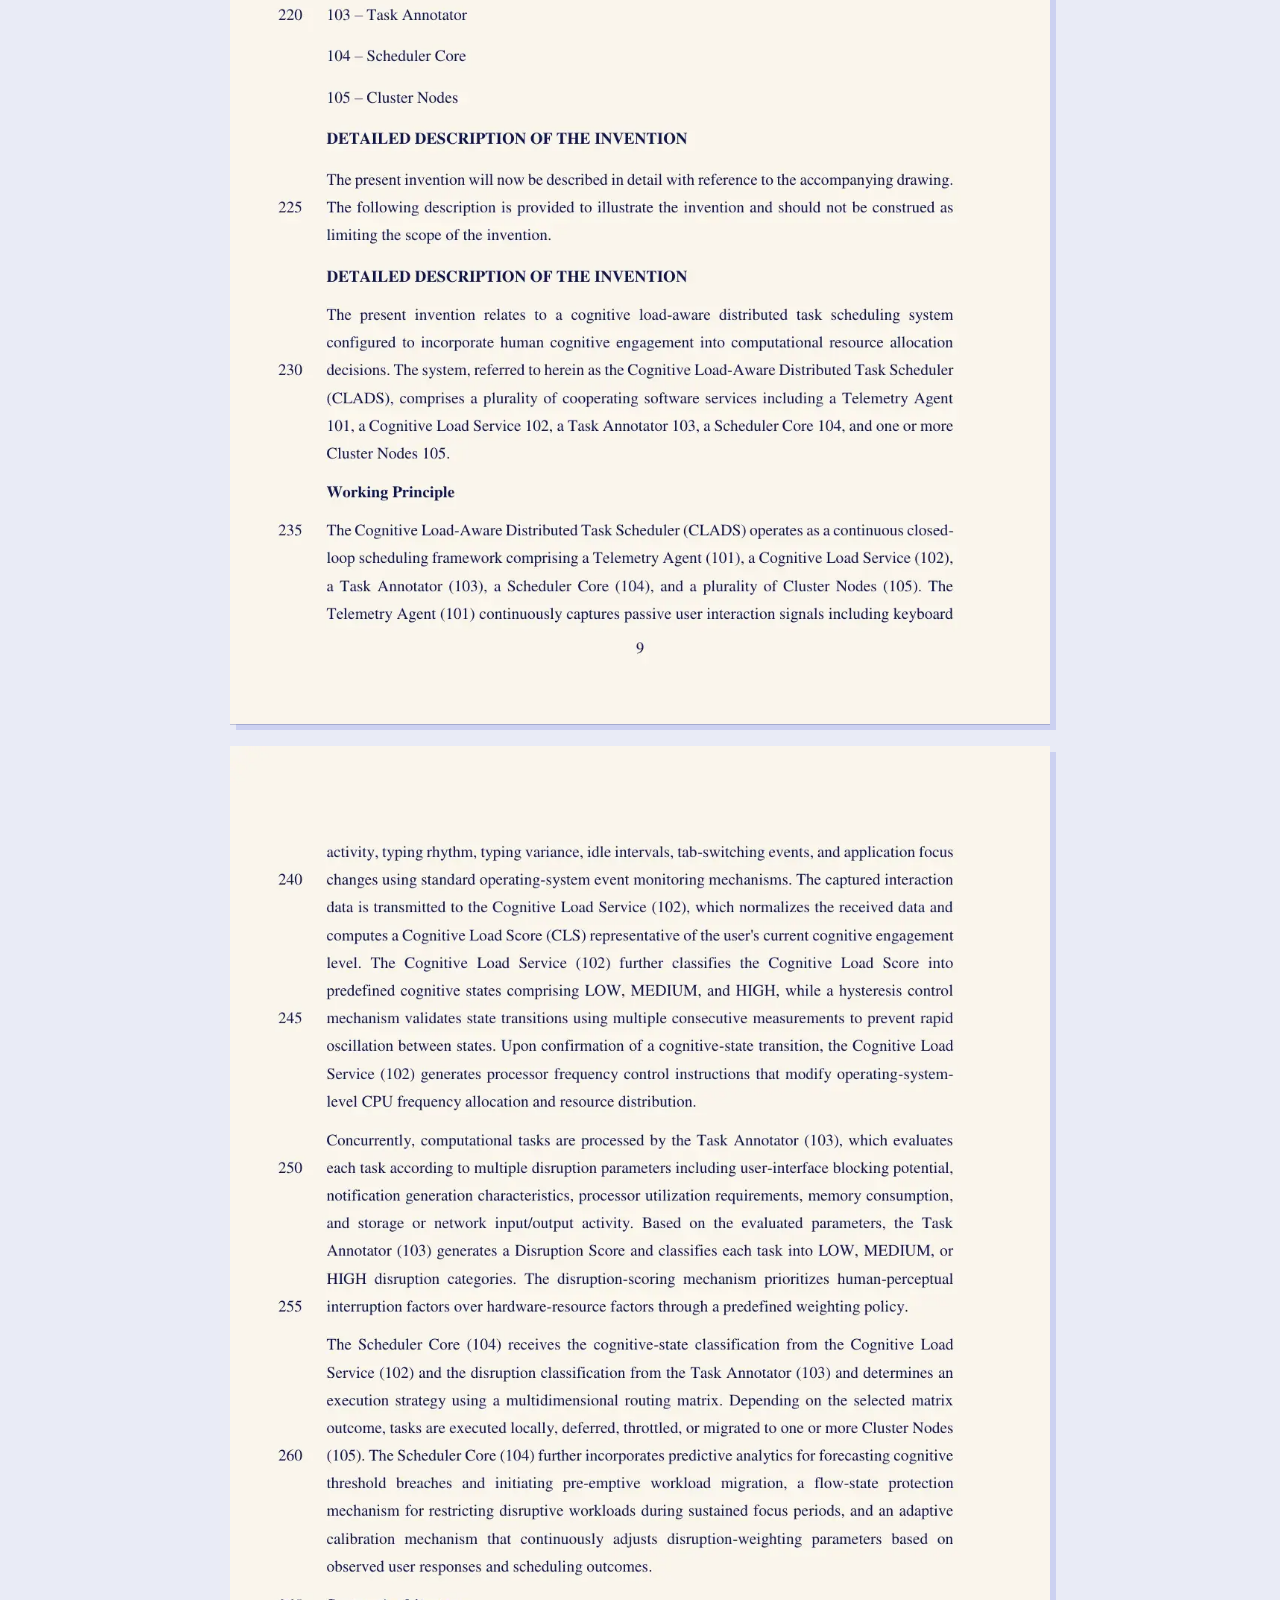
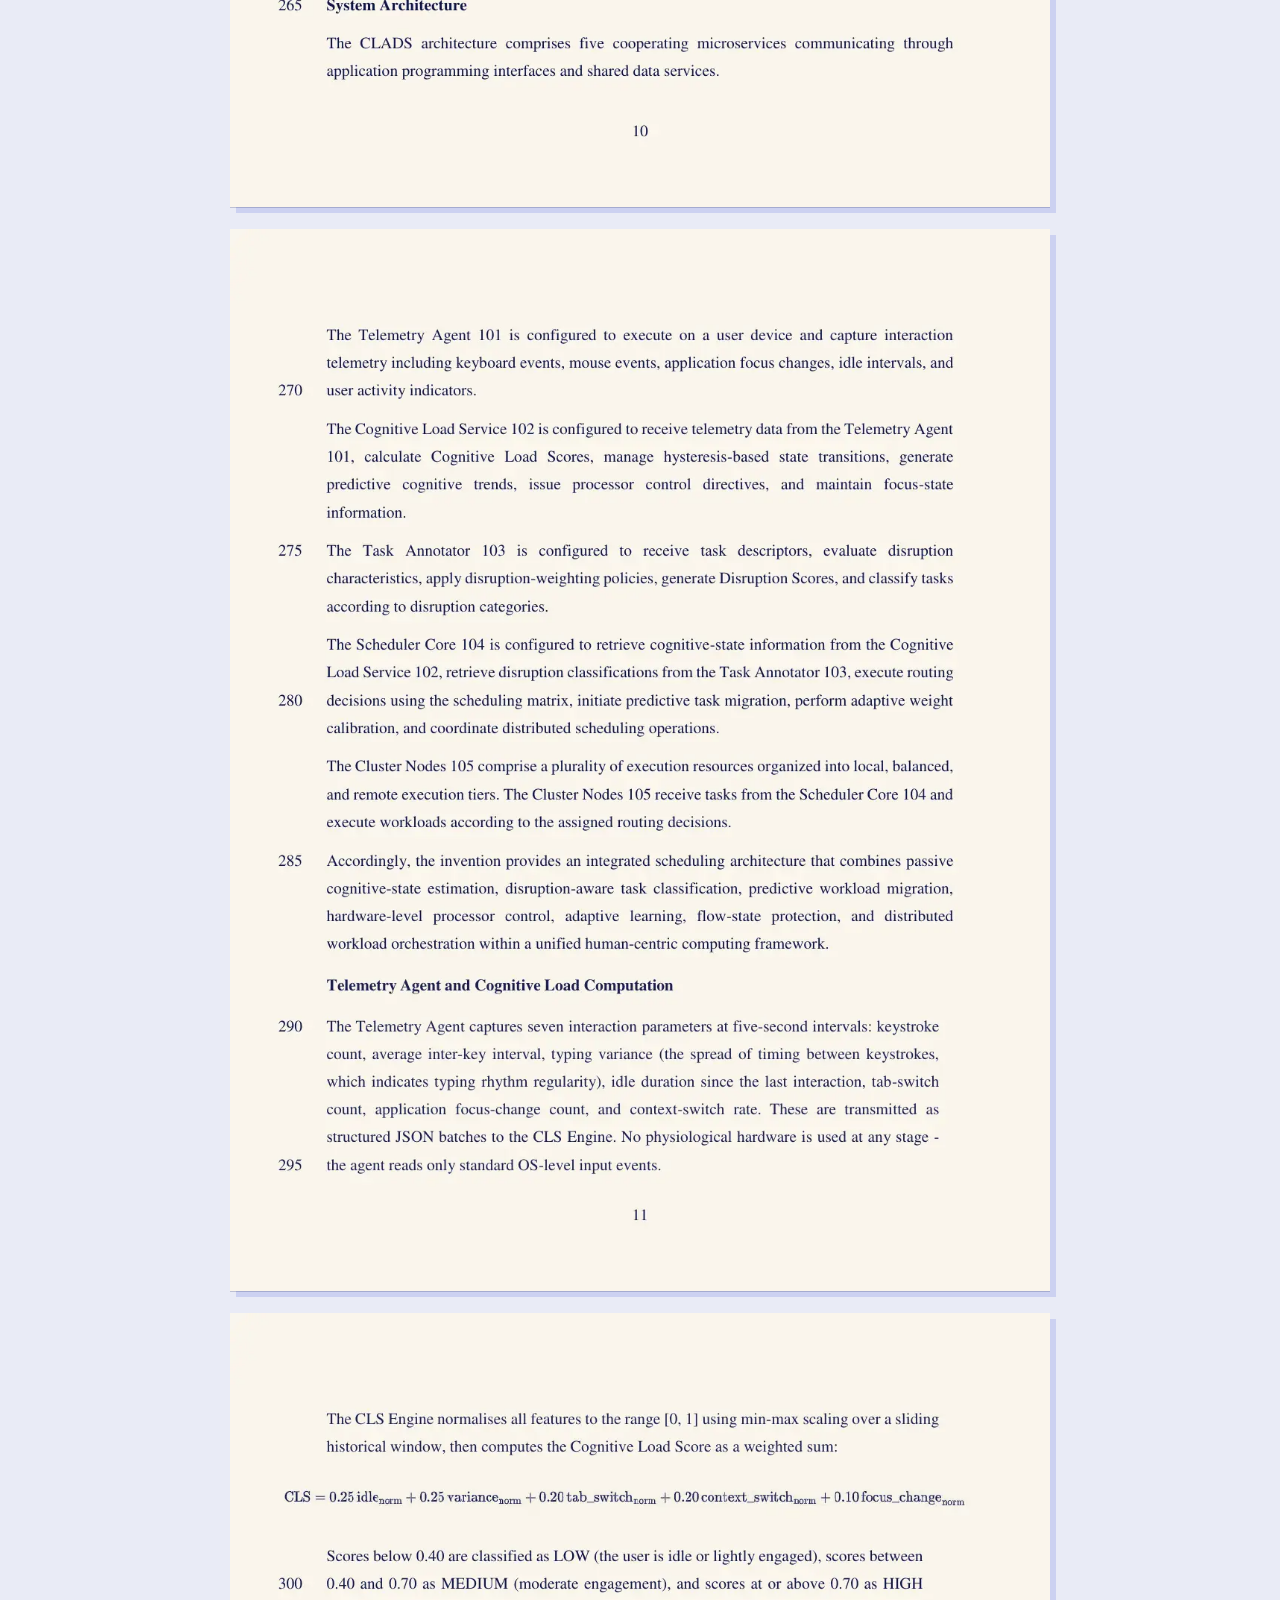
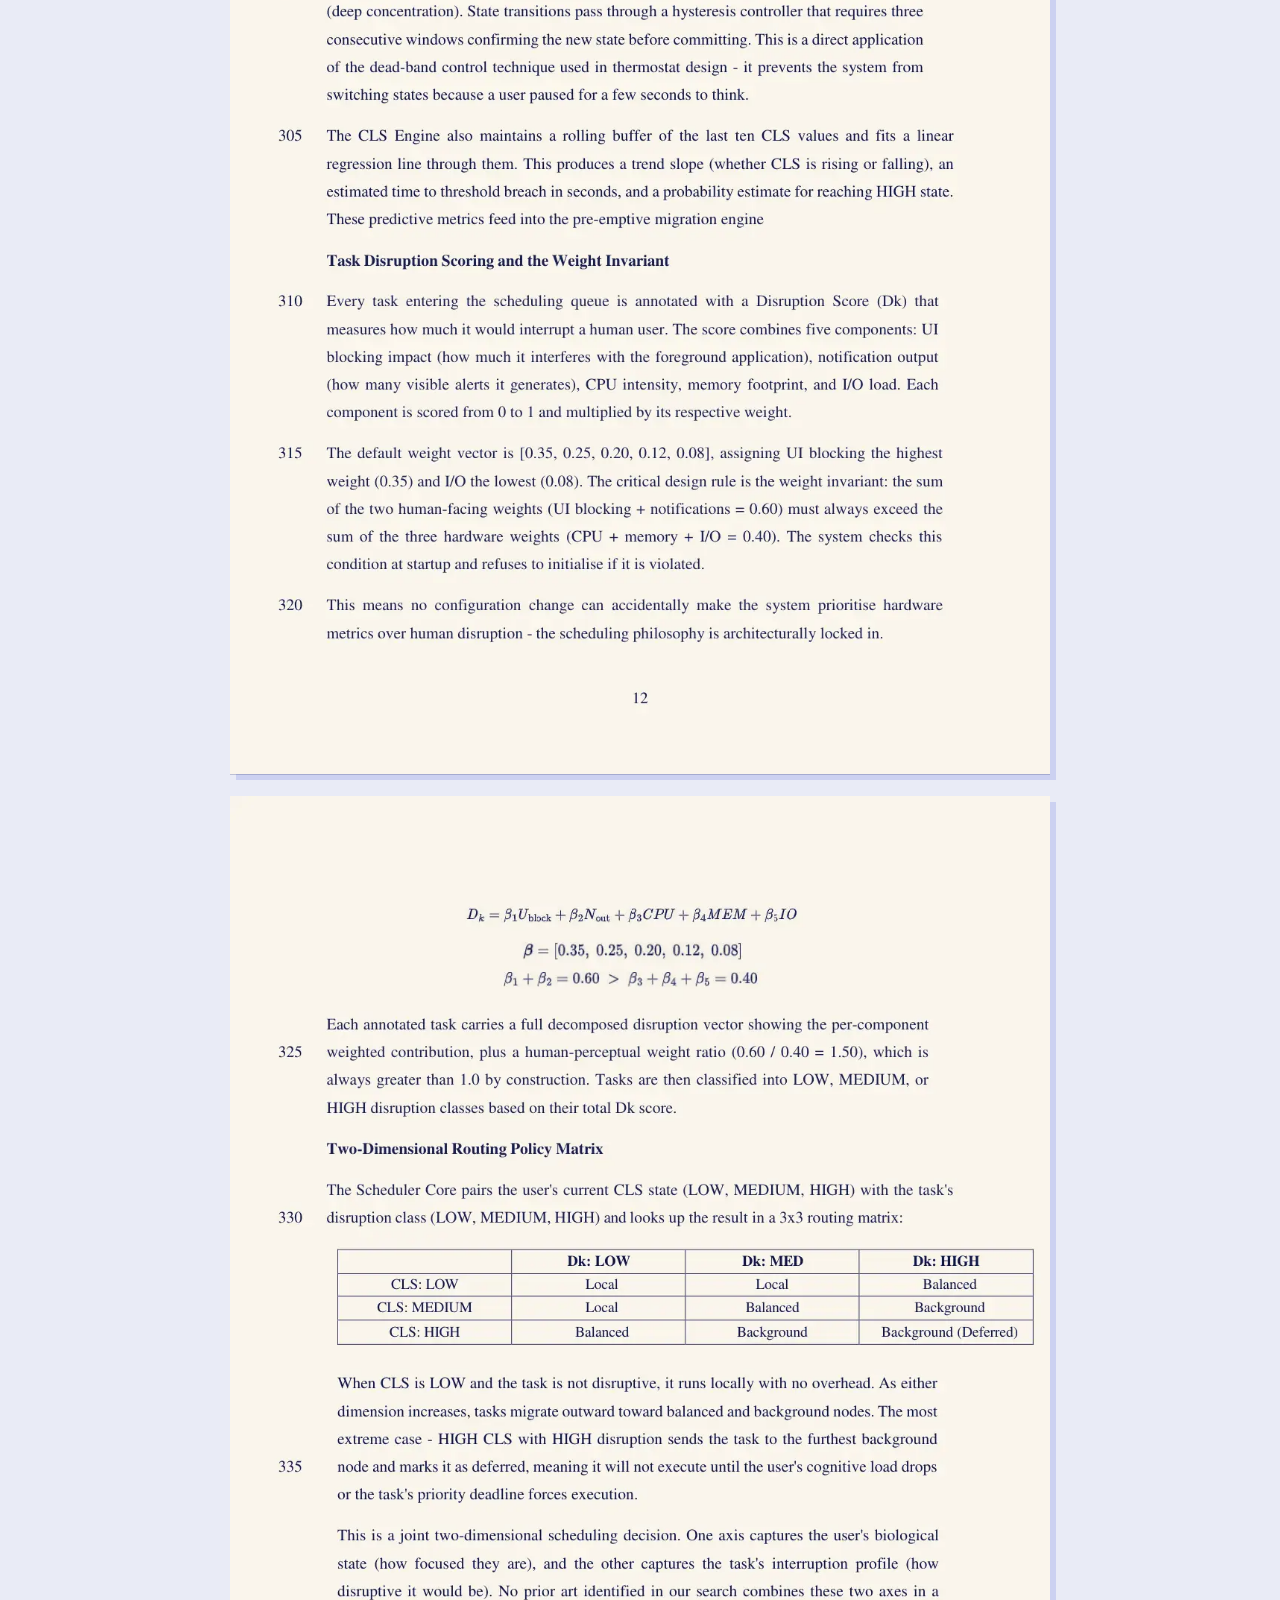
<file: patents/02/index.html>
<!doctype html>
<html lang="en">
<head>
  <meta charset="utf-8" />
  <meta name="viewport" content="width=device-width, initial-scale=1" />
  <title>IN202641088096 A1: Cognitive load-aware distributed task scheduling using hardware-bound processing control and predictive task migration | Anshul Panigrahi</title>
  <meta name="description" content="A scheduler that reads how hard you are concentrating from keyboard, mouse and app-switching patterns, then holds back, slows or moves disruptive work to other machines until you surface." />
  <link rel="canonical" href="https://burntcookiedough.github.io/patents/02/" />
  <meta name="theme-color" content="#1d36d6" />
  <meta property="og:type" content="article" />
  <meta property="og:url" content="https://burntcookiedough.github.io/patents/02/" />
  <meta property="og:site_name" content="Anshul Panigrahi" />
  <meta property="og:title" content="Patent IN202641088096 A1 | Cognitive-load scheduling" />
  <meta property="og:description" content="A scheduler that reads how hard you are concentrating from keyboard, mouse and app-switching patterns, then holds back, slows or moves disruptive work to other machines until you surface." />
  <meta property="og:image" content="https://burntcookiedough.github.io/patents/02/og.jpg" />
  <meta property="og:image:width" content="1200" />
  <meta property="og:image:height" content="630" />
  <meta name="twitter:card" content="summary_large_image" />
  <link rel="preconnect" href="https://fonts.googleapis.com" />
  <link rel="preconnect" href="https://fonts.gstatic.com" crossorigin />
  <link href="https://fonts.googleapis.com/css2?family=Archivo:wdth,wght@62..125,400..800&family=Big+Shoulders+Display:wght@800;900&family=JetBrains+Mono:wght@400;600&display=swap" rel="stylesheet" />
  <script type="application/ld+json">{"@context":"https://schema.org","@type":"CreativeWork","additionalType":"https://www.wikidata.org/wiki/Q253623","name":"Cognitive load-aware distributed task scheduling using hardware-bound processing control and predictive task migration","identifier":"IN202641088096 A1","abstract":"A scheduler that reads how hard you are concentrating from keyboard, mouse and app-switching patterns, then holds back, slows or moves disruptive work to other machines until you surface.","datePublished":"2026-07-24","url":"https://burntcookiedough.github.io/patents/02/","encoding":{"@type":"MediaObject","contentUrl":"https://burntcookiedough.github.io/patents/02/IN202641088096A1.pdf","encodingFormat":"application/pdf"},"publisher":{"@type":"GovernmentOrganization","name":"Intellectual Property Office, India"},"author":[{"@type":"Person","name":"Senthil Kumar T"},{"@type":"Person","name":"Shagun Khandelwal"},{"@type":"Person","name":"Sarthak Singhal"},{"@type":"Person","name":"Advika Pundir"},{"@id":"https://burntcookiedough.github.io/#person","@type":"Person","name":"Anshul Panigrahi","url":"https://burntcookiedough.github.io/"}]}</script>
  <style>
    :root { --cobalt: #1d36d6; --navy: #0e164a; --cream: #efe4cc; --paper: #faf6ec; --pale: #e9ebf6; }
    * { box-sizing: border-box; margin: 0; }
    body { background: var(--pale); color: var(--navy); font: 16px/1.6 Archivo, system-ui, sans-serif; }
    a { color: var(--cobalt); }
    header { background: var(--cobalt); color: var(--cream); padding: 18px 20px; }
    header a { color: var(--cream); font-weight: 700; text-decoration: none; letter-spacing: .01em; }
    main { max-width: 860px; margin: 0 auto; padding: 48px 20px 80px; }
    .k { font: 600 12px/1.4 "JetBrains Mono", monospace; letter-spacing: .12em; text-transform: uppercase; color: var(--cobalt); }
    h1 { margin-top: 14px; font: 900 clamp(34px, 6vw, 60px)/.95 "Big Shoulders Display", sans-serif; text-transform: uppercase; color: var(--cobalt); text-wrap: balance; }
    .plain { margin-top: 20px; font-size: 19px; max-width: 640px; }
    ul.facts { margin-top: 18px; padding: 0; list-style: none; border-top: 1.5px solid var(--navy); }
    ul.facts li { padding: 10px 0; border-bottom: 1px solid rgba(14, 22, 74, .2); font-weight: 600; }
    dl { display: grid; grid-template-columns: 120px 1fr; gap: 6px 18px; margin-top: 26px; font-size: 14px; }
    dt { font: 600 11px/1.9 "JetBrains Mono", monospace; letter-spacing: .1em; text-transform: uppercase; opacity: .7; }
    .cta { display: inline-block; margin-top: 28px; padding: 12px 18px; background: var(--cobalt); color: var(--cream); font-weight: 700; text-decoration: none; border-radius: 4px; }
    .pages { margin-top: 48px; display: grid; gap: 22px; }
    .pages img { width: 100%; height: auto; display: block; background: var(--paper); box-shadow: 0 1px 0 rgba(14, 22, 74, .2), 6px 6px 0 rgba(29, 54, 214, .14); }
    footer { margin-top: 48px; font-size: 14px; }
    @media (max-width: 560px) { dl { grid-template-columns: 1fr; gap: 0 0; } dd { margin-bottom: 10px; } }
  </style>
</head>
<body>
  <header><a href="../../">&#8592; Anshul Panigrahi</a></header>
  <main>
    <p class="k">Published patent application 2 of 3 · Journal 30/2026</p>
    <h1>Cognitive load-aware distributed task scheduling using hardware-bound processing control and predictive task migration</h1>
    <p class="plain">A scheduler that reads how hard you are concentrating from keyboard, mouse and app-switching patterns, then holds back, slows or moves disruptive work to other machines until you surface.</p>
    <ul class="facts"><li>Cognitive Load Score with no wearables or sensors</li><li>Defers, throttles or migrates tasks across nodes</li><li>Predicts focus breaches and moves work ahead of time</li></ul>
    <dl>
      <dt>Number</dt><dd>IN202641088096 A1</dd>
      <dt>Filed</dt><dd>19.07.2026</dd>
      <dt>Published</dt><dd>24.07.2026, journal 30/2026</dd>
      <dt>Office</dt><dd>Intellectual Property Office, India</dd>
      <dt>Applicant</dt><dd>Vellore Institute of Technology</dd>
      <dt>Inventors</dt><dd>Senthil Kumar T, Shagun Khandelwal, Sarthak Singhal, Advika Pundir, <strong>Anshul Panigrahi</strong></dd>
    </dl>
    <a class="cta" href="IN202641088096A1.pdf">Open the official PDF (25 pages)</a>
    <section class="pages" aria-label="The publication, page by page">
      <img src="p01.webp" alt="Page 1 of 25" width="1100" loading="eager" decoding="async" />
      <img src="p02.webp" alt="Page 2 of 25" width="1100" loading="lazy" decoding="async" />
      <img src="p03.webp" alt="Page 3 of 25" width="1100" loading="lazy" decoding="async" />
      <img src="p04.webp" alt="Page 4 of 25" width="1100" loading="lazy" decoding="async" />
      <img src="p05.webp" alt="Page 5 of 25" width="1100" loading="lazy" decoding="async" />
      <img src="p06.webp" alt="Page 6 of 25" width="1100" loading="lazy" decoding="async" />
      <img src="p07.webp" alt="Page 7 of 25" width="1100" loading="lazy" decoding="async" />
      <img src="p08.webp" alt="Page 8 of 25" width="1100" loading="lazy" decoding="async" />
      <img src="p09.webp" alt="Page 9 of 25" width="1100" loading="lazy" decoding="async" />
      <img src="p10.webp" alt="Page 10 of 25" width="1100" loading="lazy" decoding="async" />
      <img src="p11.webp" alt="Page 11 of 25" width="1100" loading="lazy" decoding="async" />
      <img src="p12.webp" alt="Page 12 of 25" width="1100" loading="lazy" decoding="async" />
      <img src="p13.webp" alt="Page 13 of 25" width="1100" loading="lazy" decoding="async" />
      <img src="p14.webp" alt="Page 14 of 25" width="1100" loading="lazy" decoding="async" />
      <img src="p15.webp" alt="Page 15 of 25" width="1100" loading="lazy" decoding="async" />
      <img src="p16.webp" alt="Page 16 of 25" width="1100" loading="lazy" decoding="async" />
      <img src="p17.webp" alt="Page 17 of 25" width="1100" loading="lazy" decoding="async" />
      <img src="p18.webp" alt="Page 18 of 25" width="1100" loading="lazy" decoding="async" />
      <img src="p19.webp" alt="Page 19 of 25" width="1100" loading="lazy" decoding="async" />
      <img src="p20.webp" alt="Page 20 of 25" width="1100" loading="lazy" decoding="async" />
      <img src="p21.webp" alt="Page 21 of 25" width="1100" loading="lazy" decoding="async" />
      <img src="p22.webp" alt="Page 22 of 25" width="1100" loading="lazy" decoding="async" />
      <img src="p23.webp" alt="Page 23 of 25" width="1100" loading="lazy" decoding="async" />
      <img src="p24.webp" alt="Page 24 of 25" width="1100" loading="lazy" decoding="async" />
      <img src="p25.webp" alt="Page 25 of 25" width="1100" loading="lazy" decoding="async" />
    </section>
    <footer>Anshul Panigrahi · <a href="../../">Portfolio</a> · <a href="https://linkedin.com/in/anshul-panigrahi22">LinkedIn</a> · <a href="mailto:anshulpanigrahi3678@gmail.com">anshulpanigrahi3678@gmail.com</a></footer>
  </main>
</body>
</html>
</file>
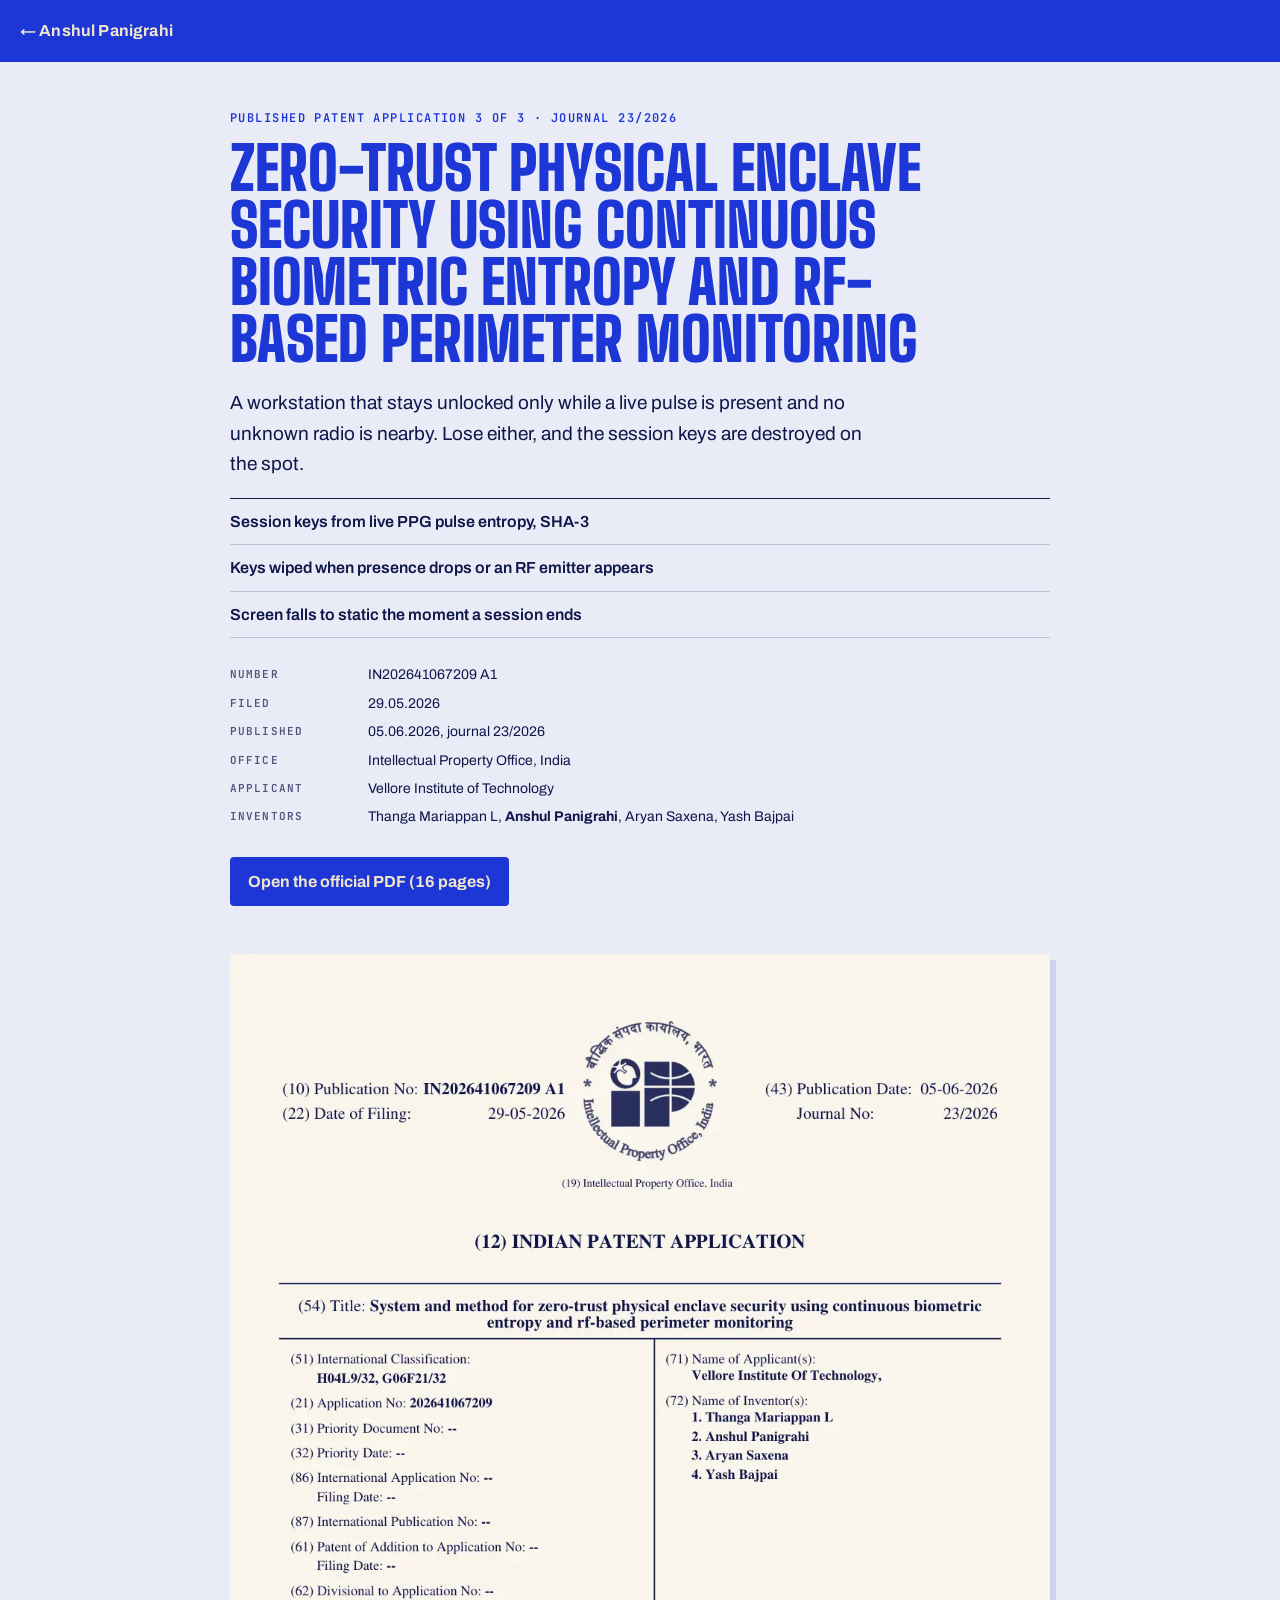
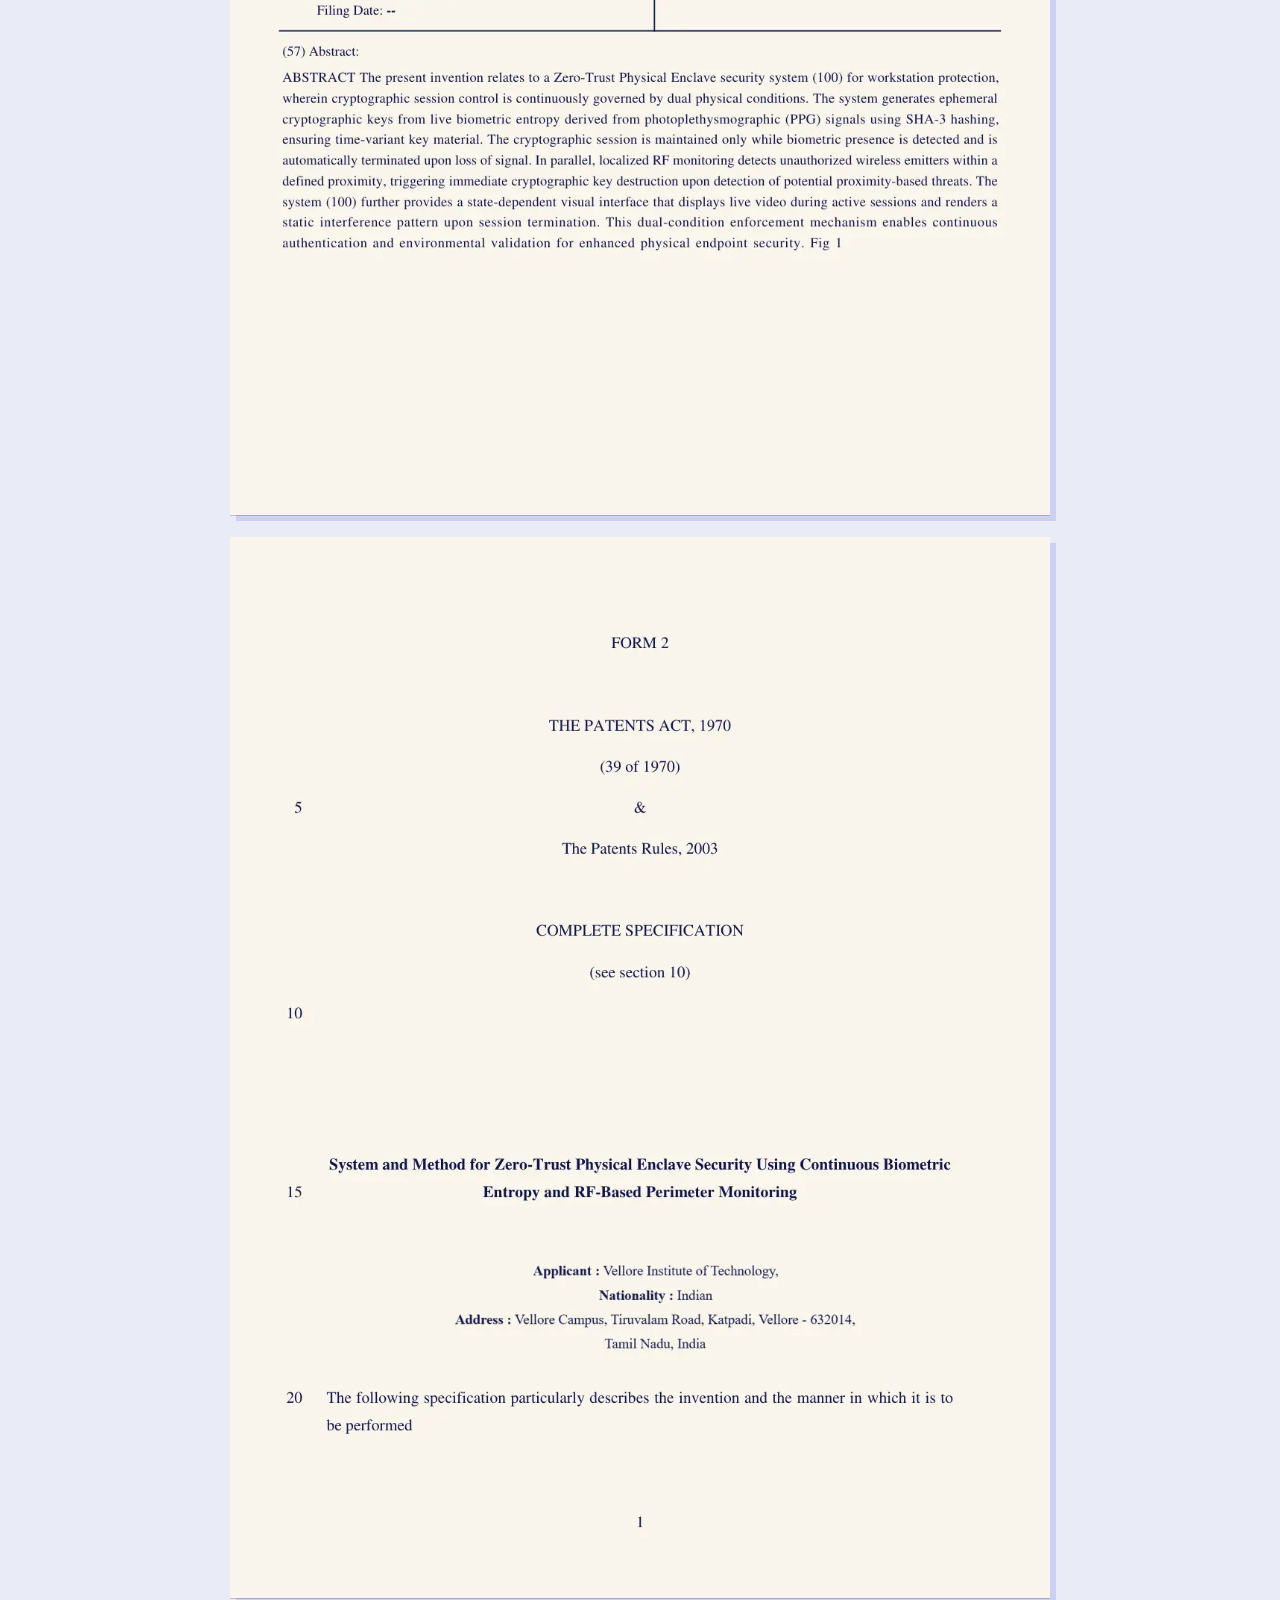
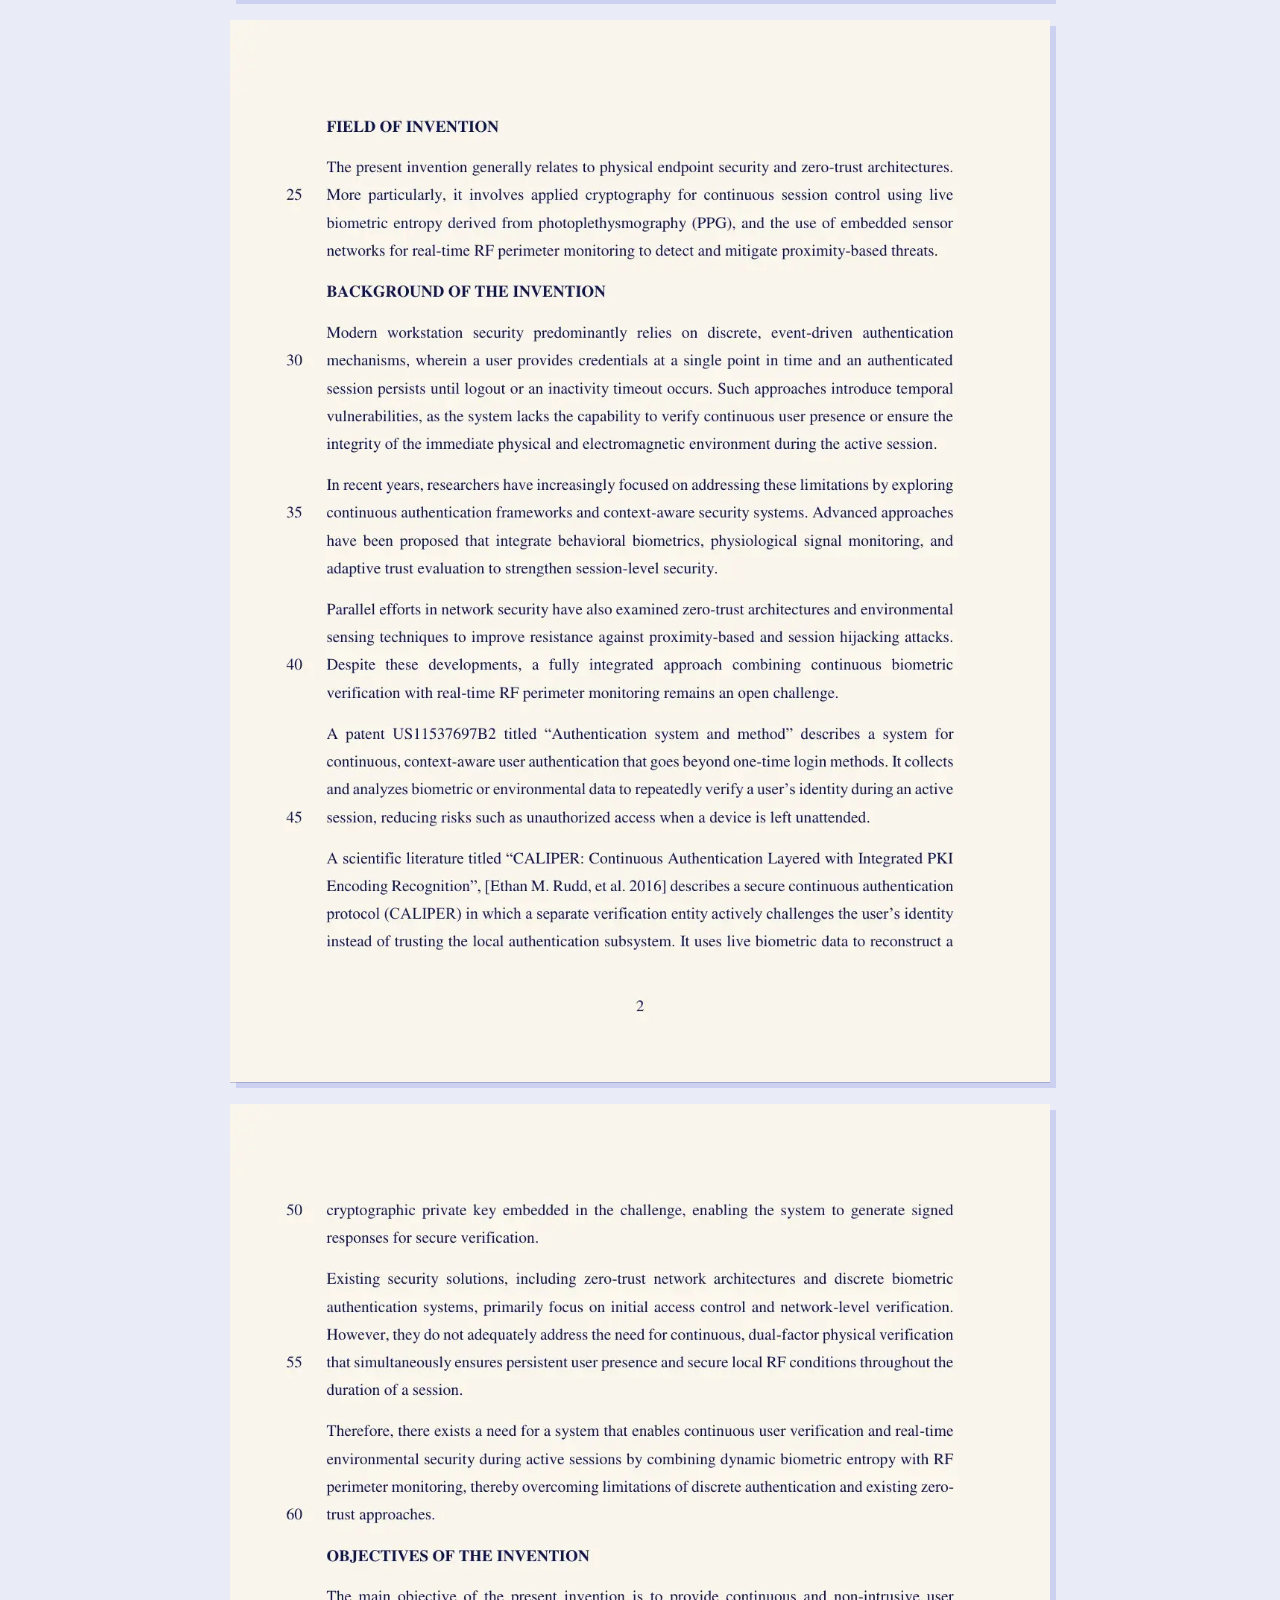
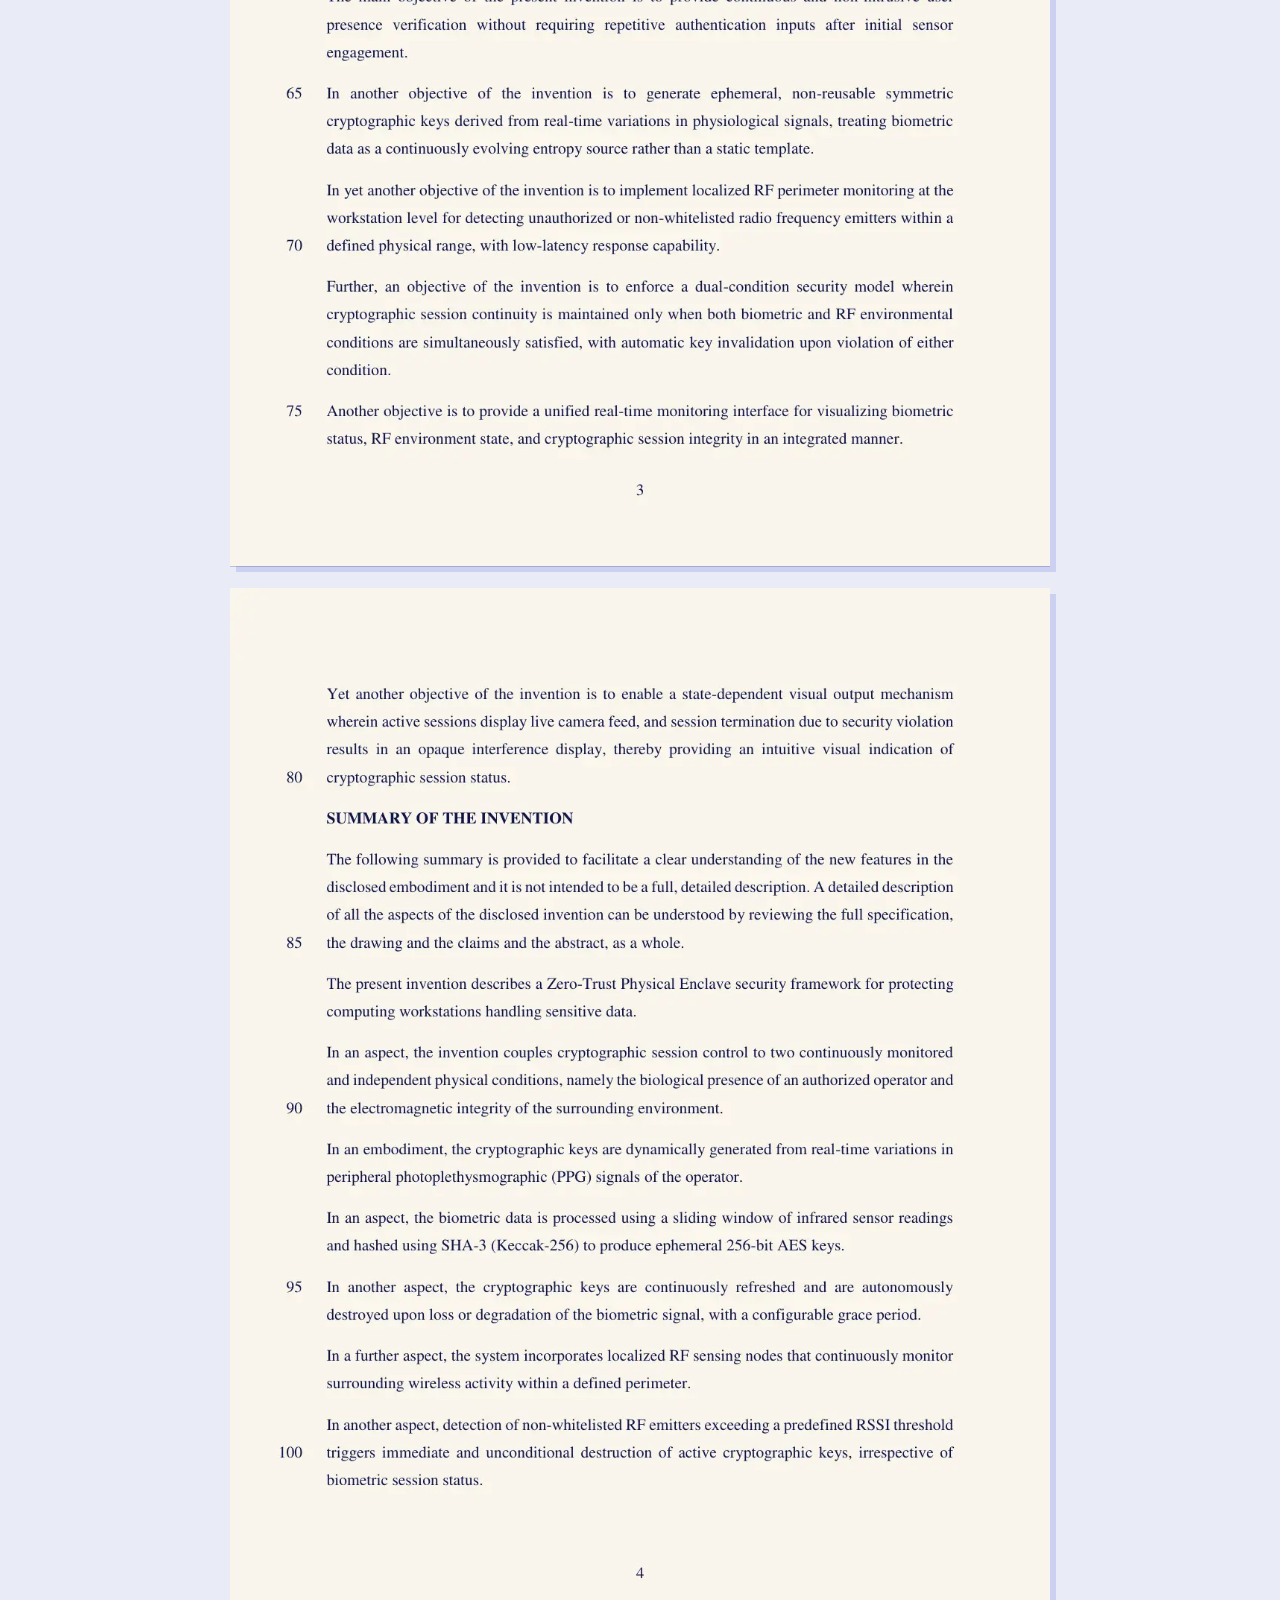
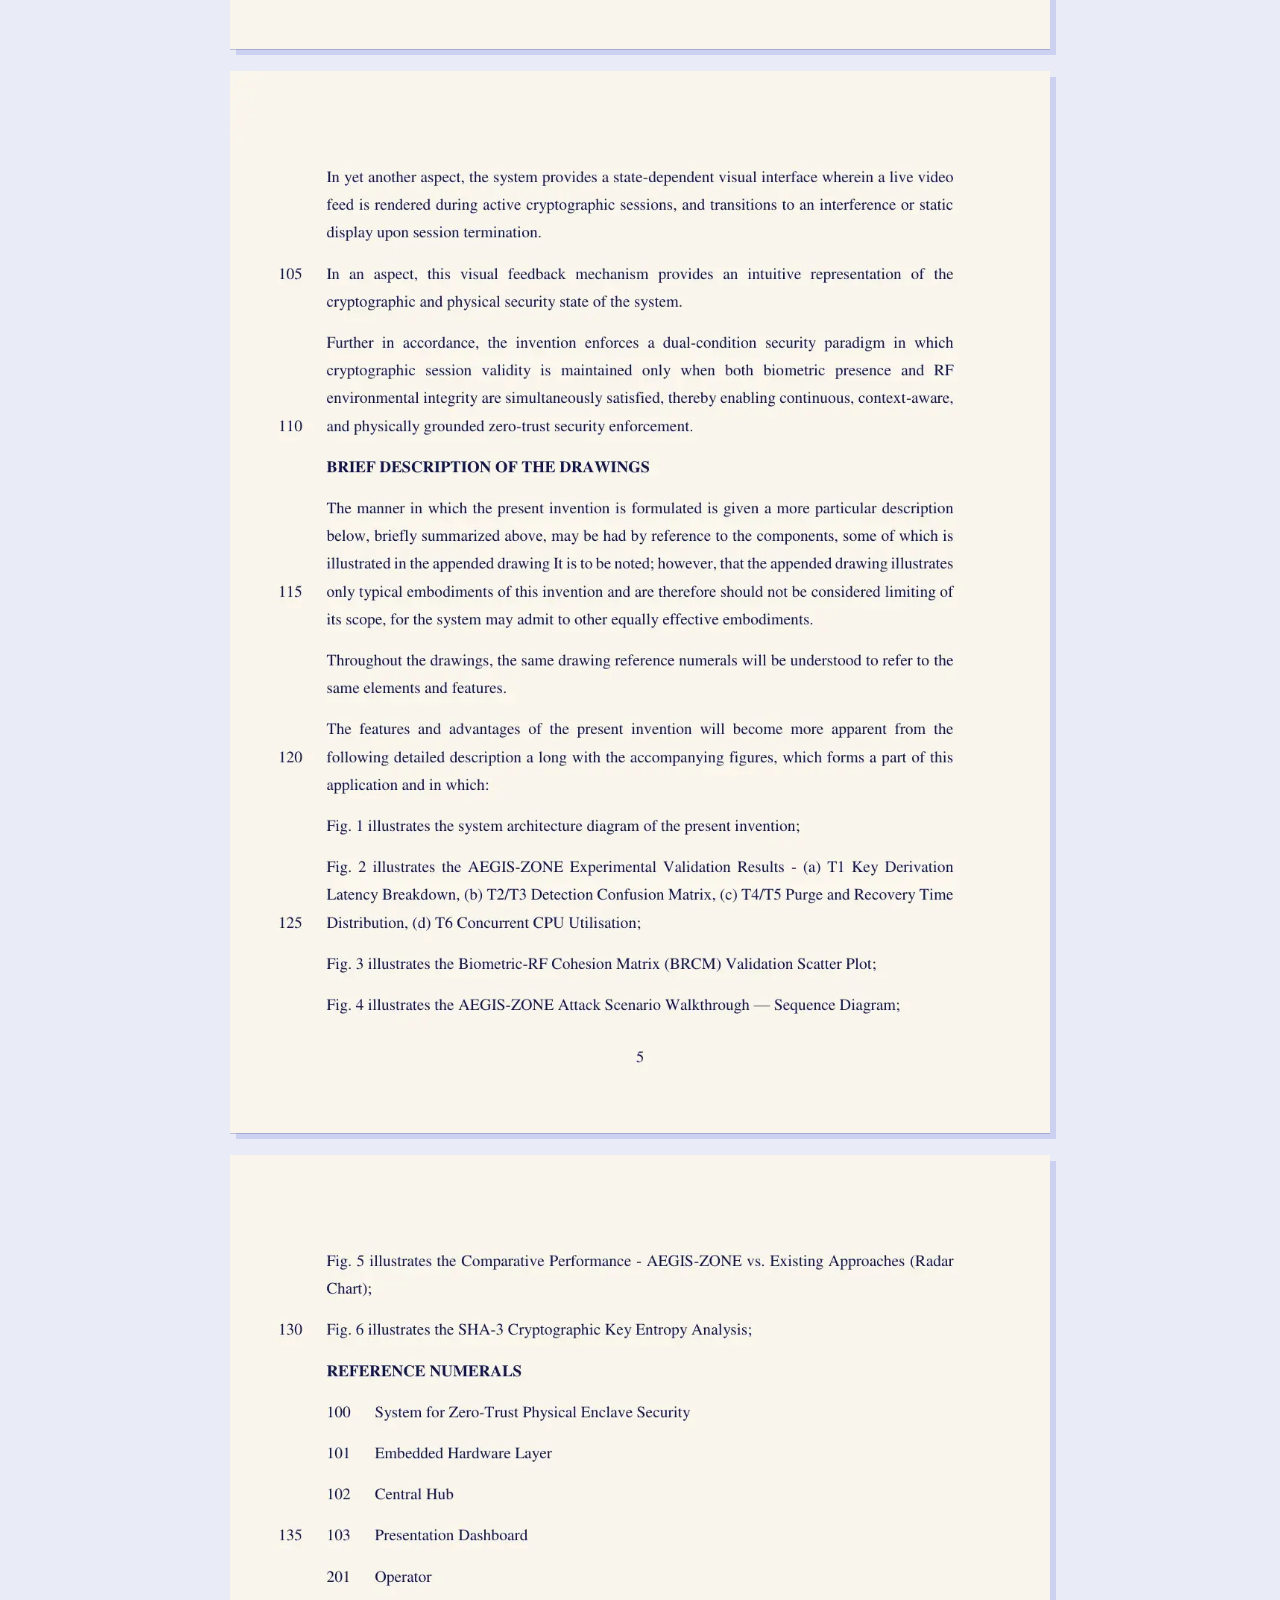
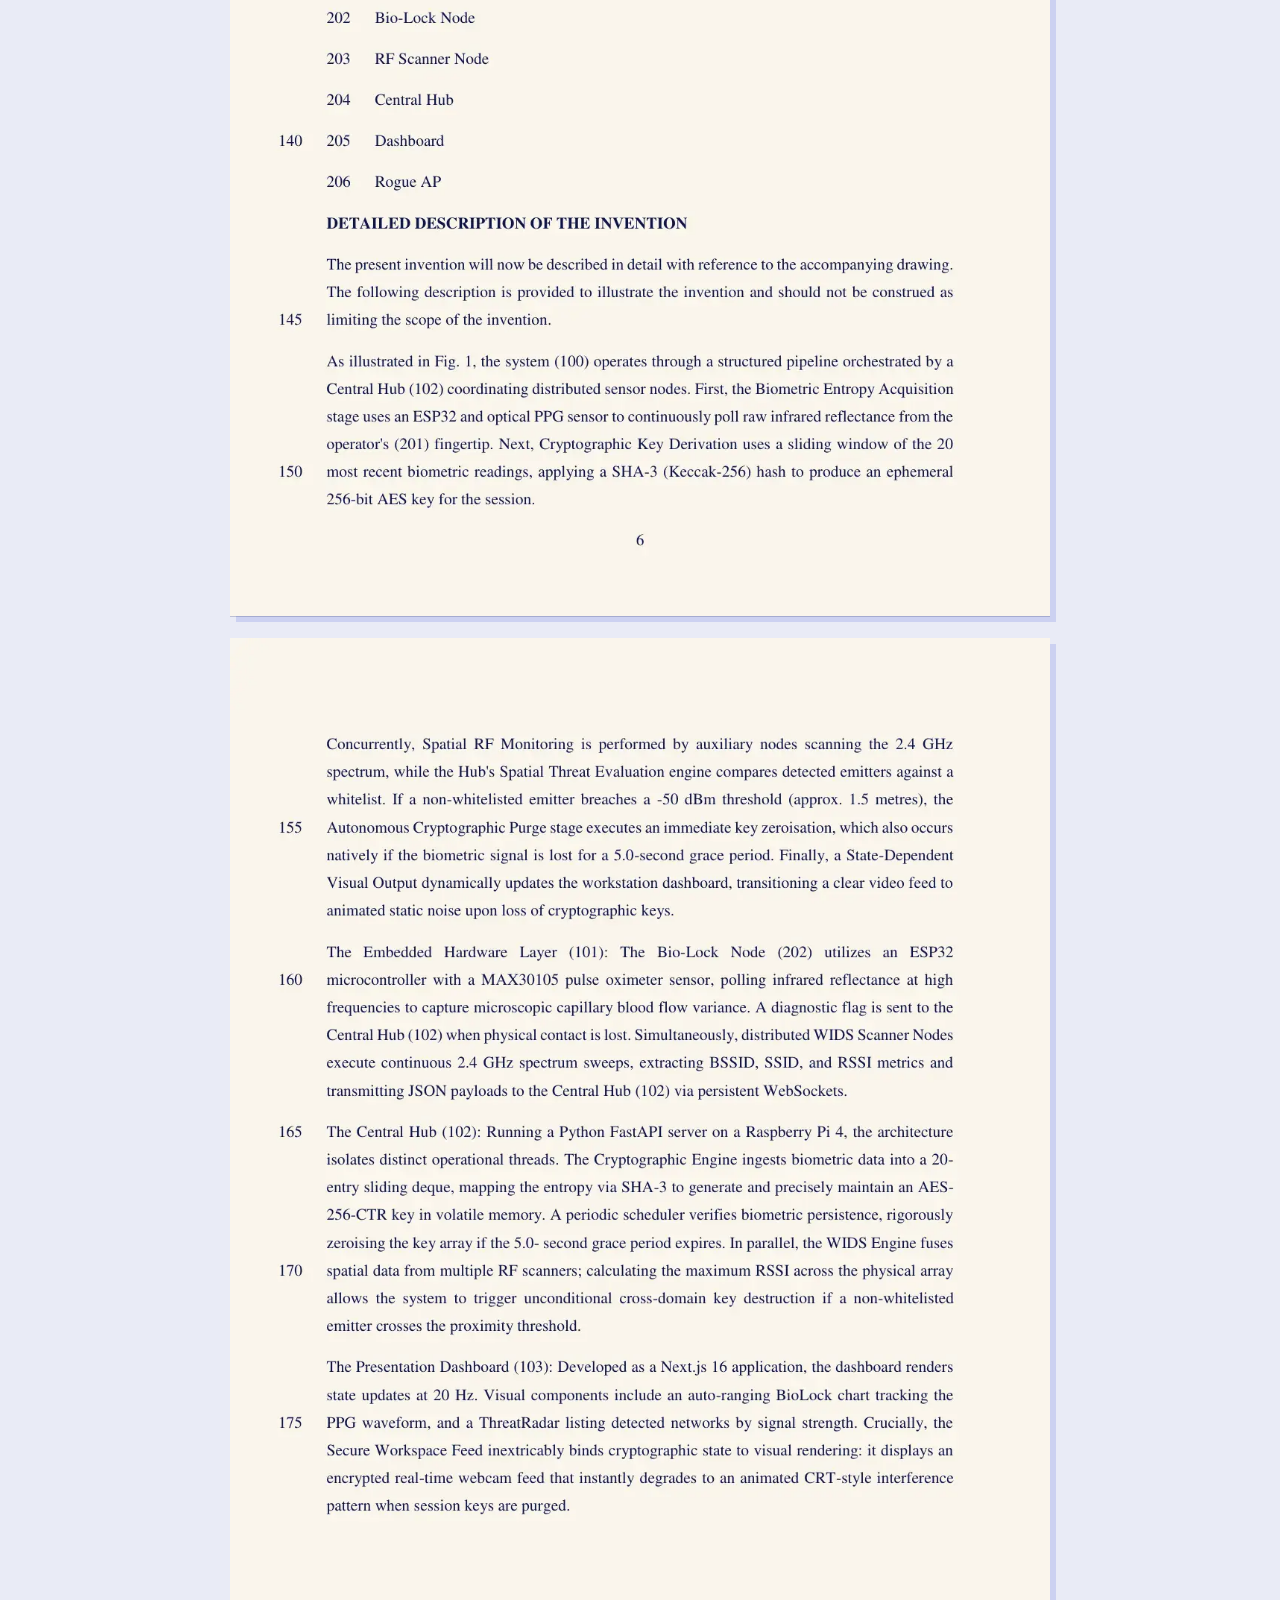
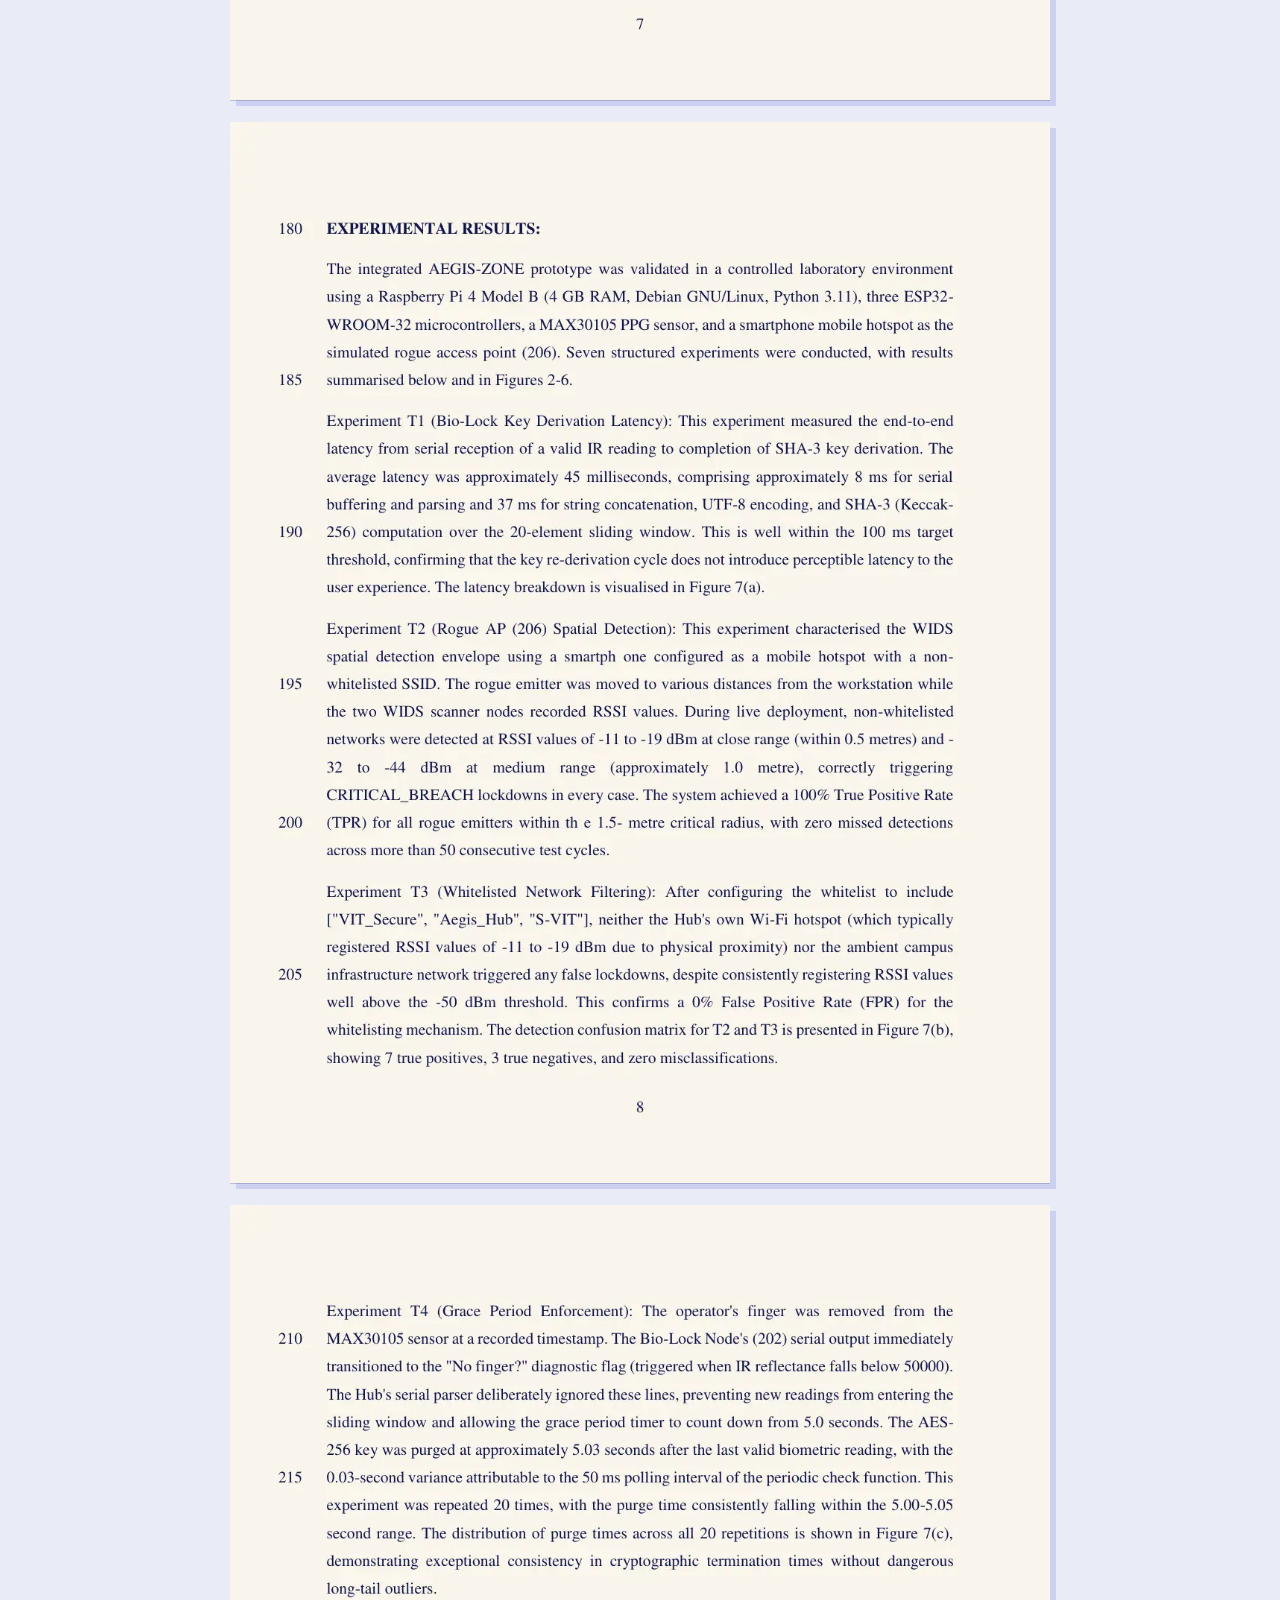
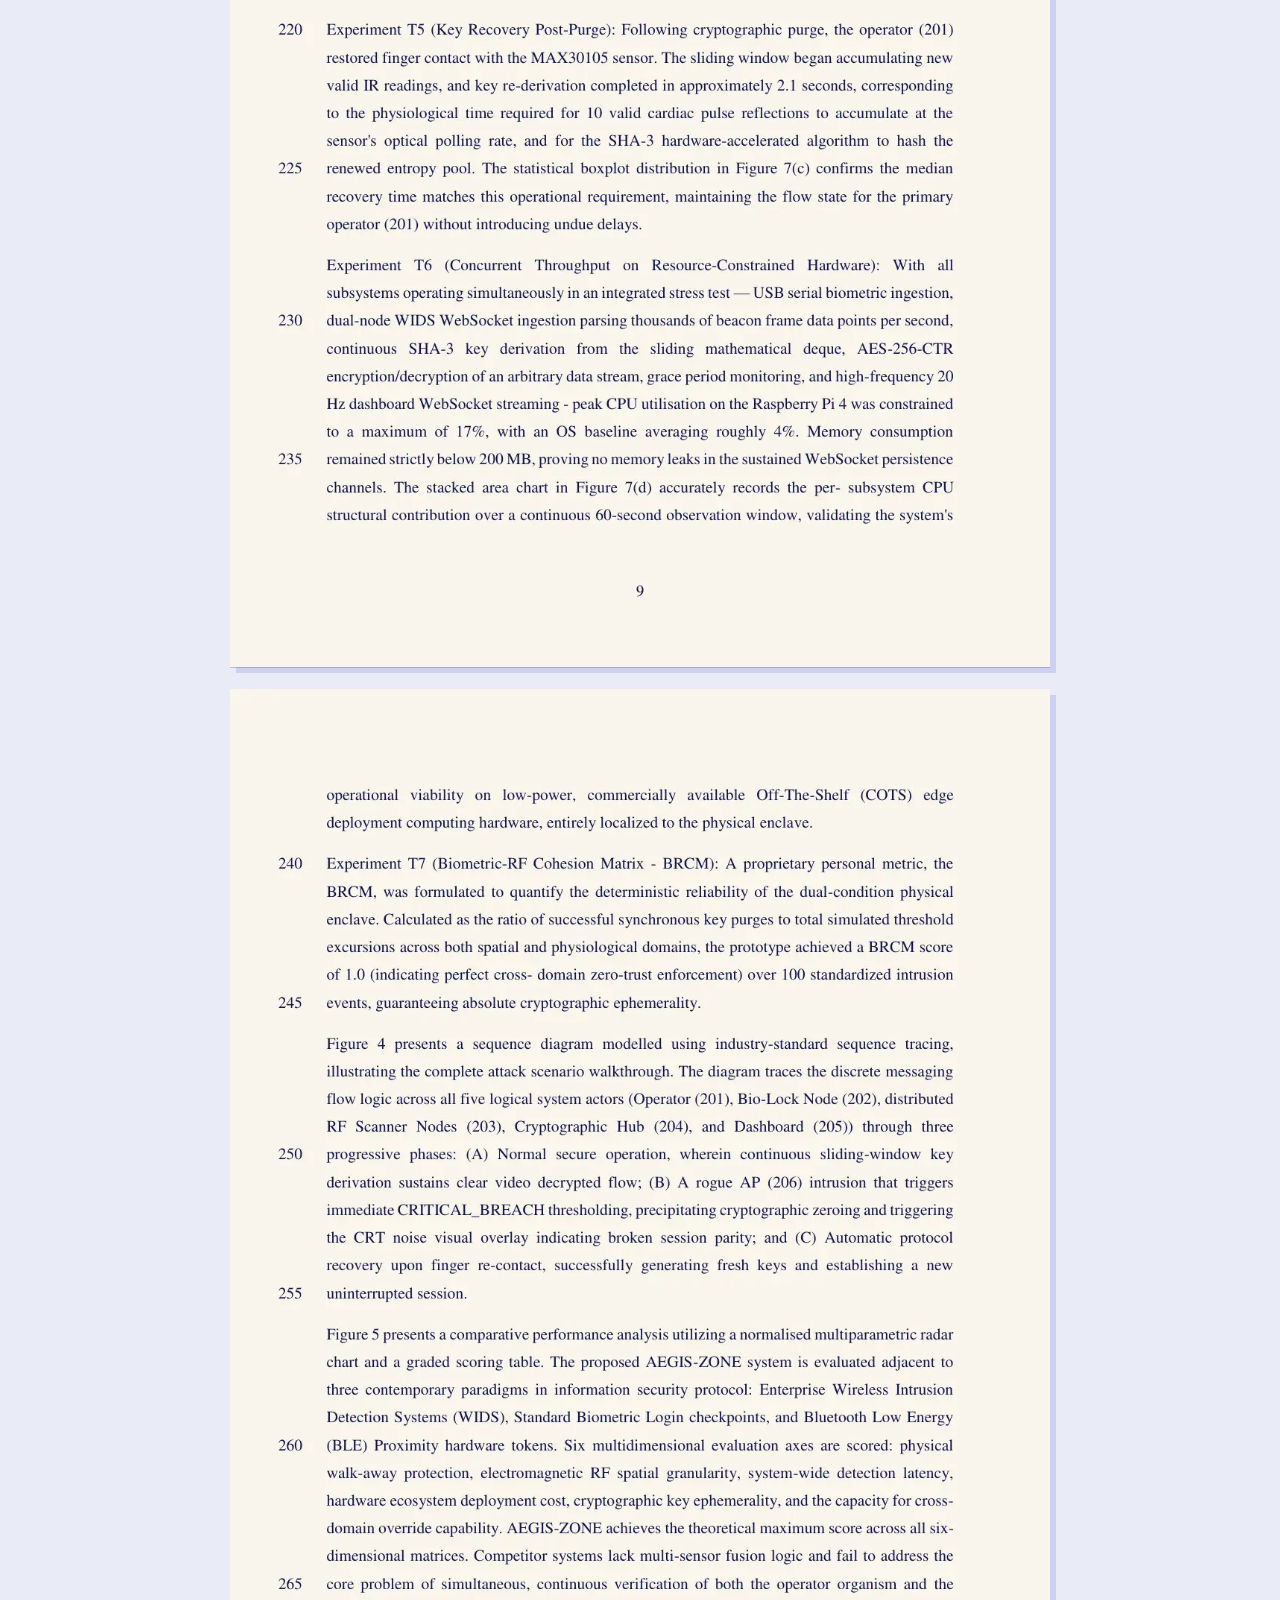
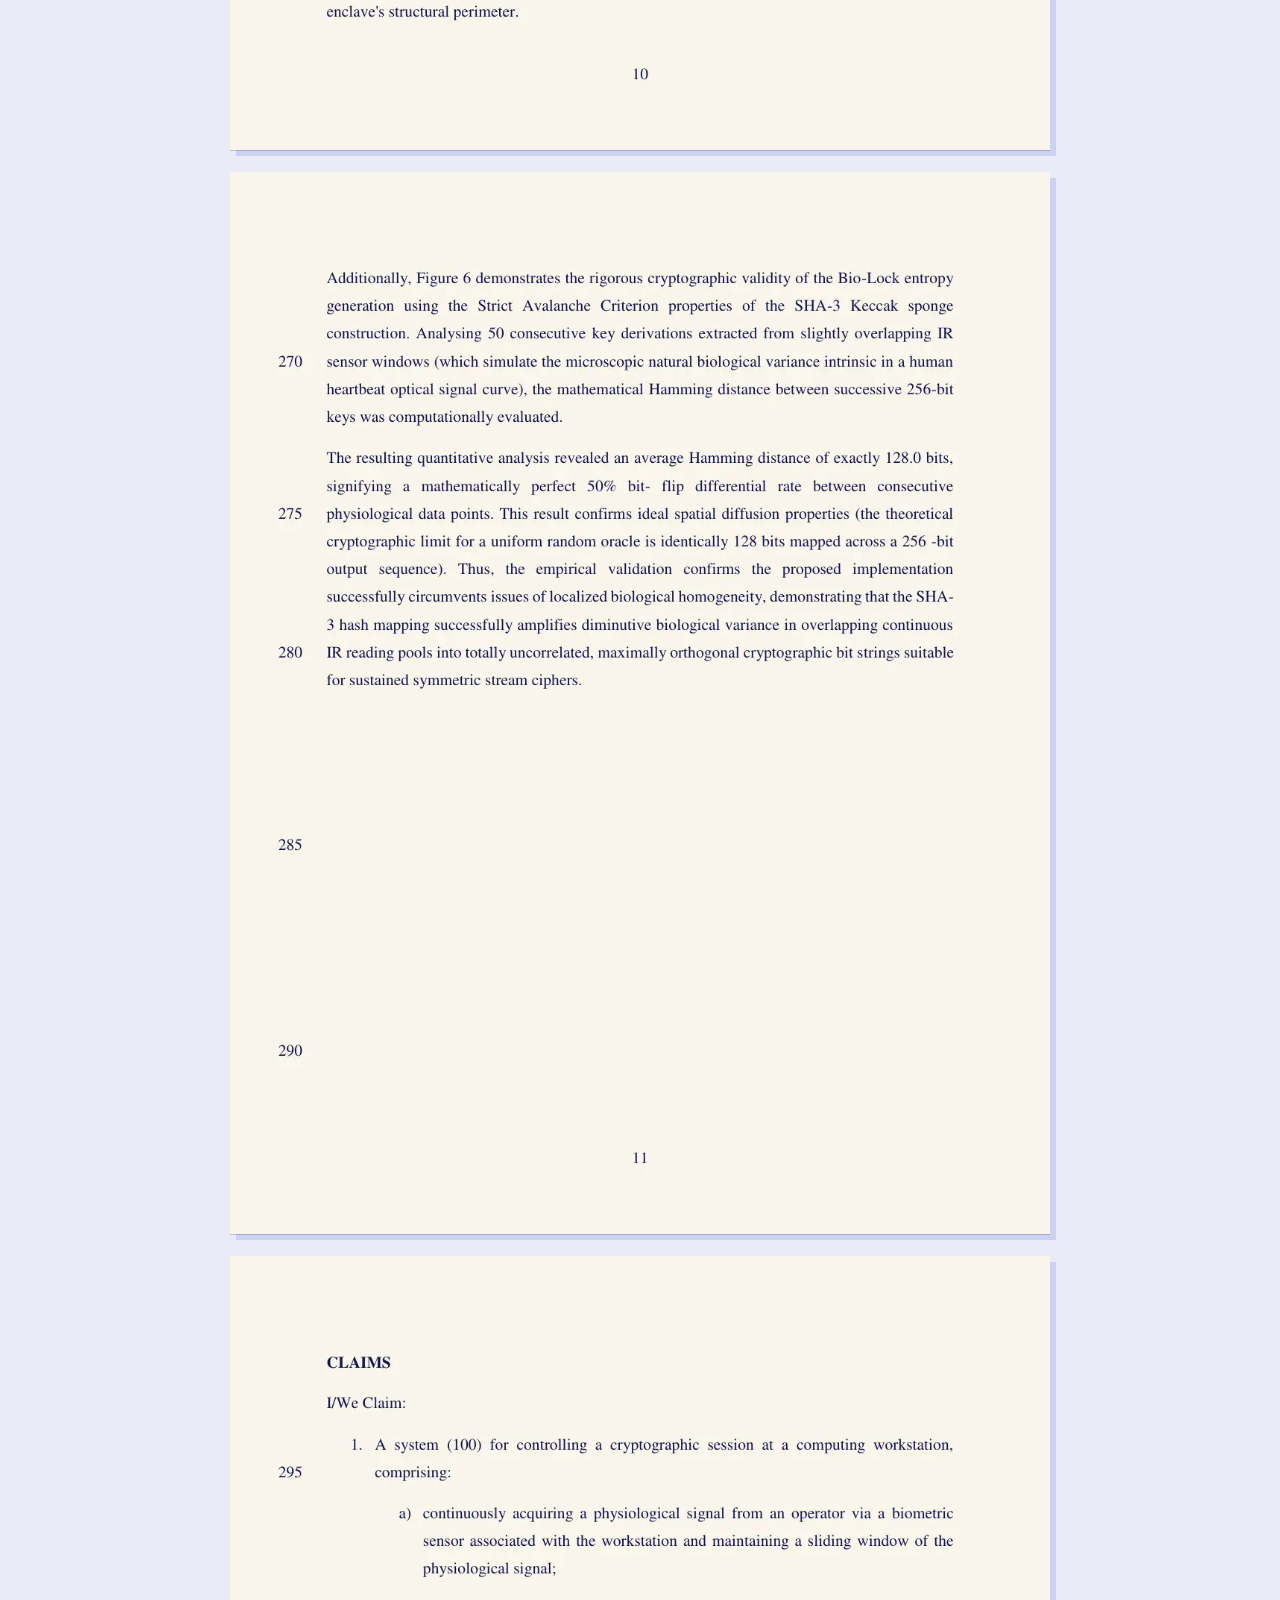
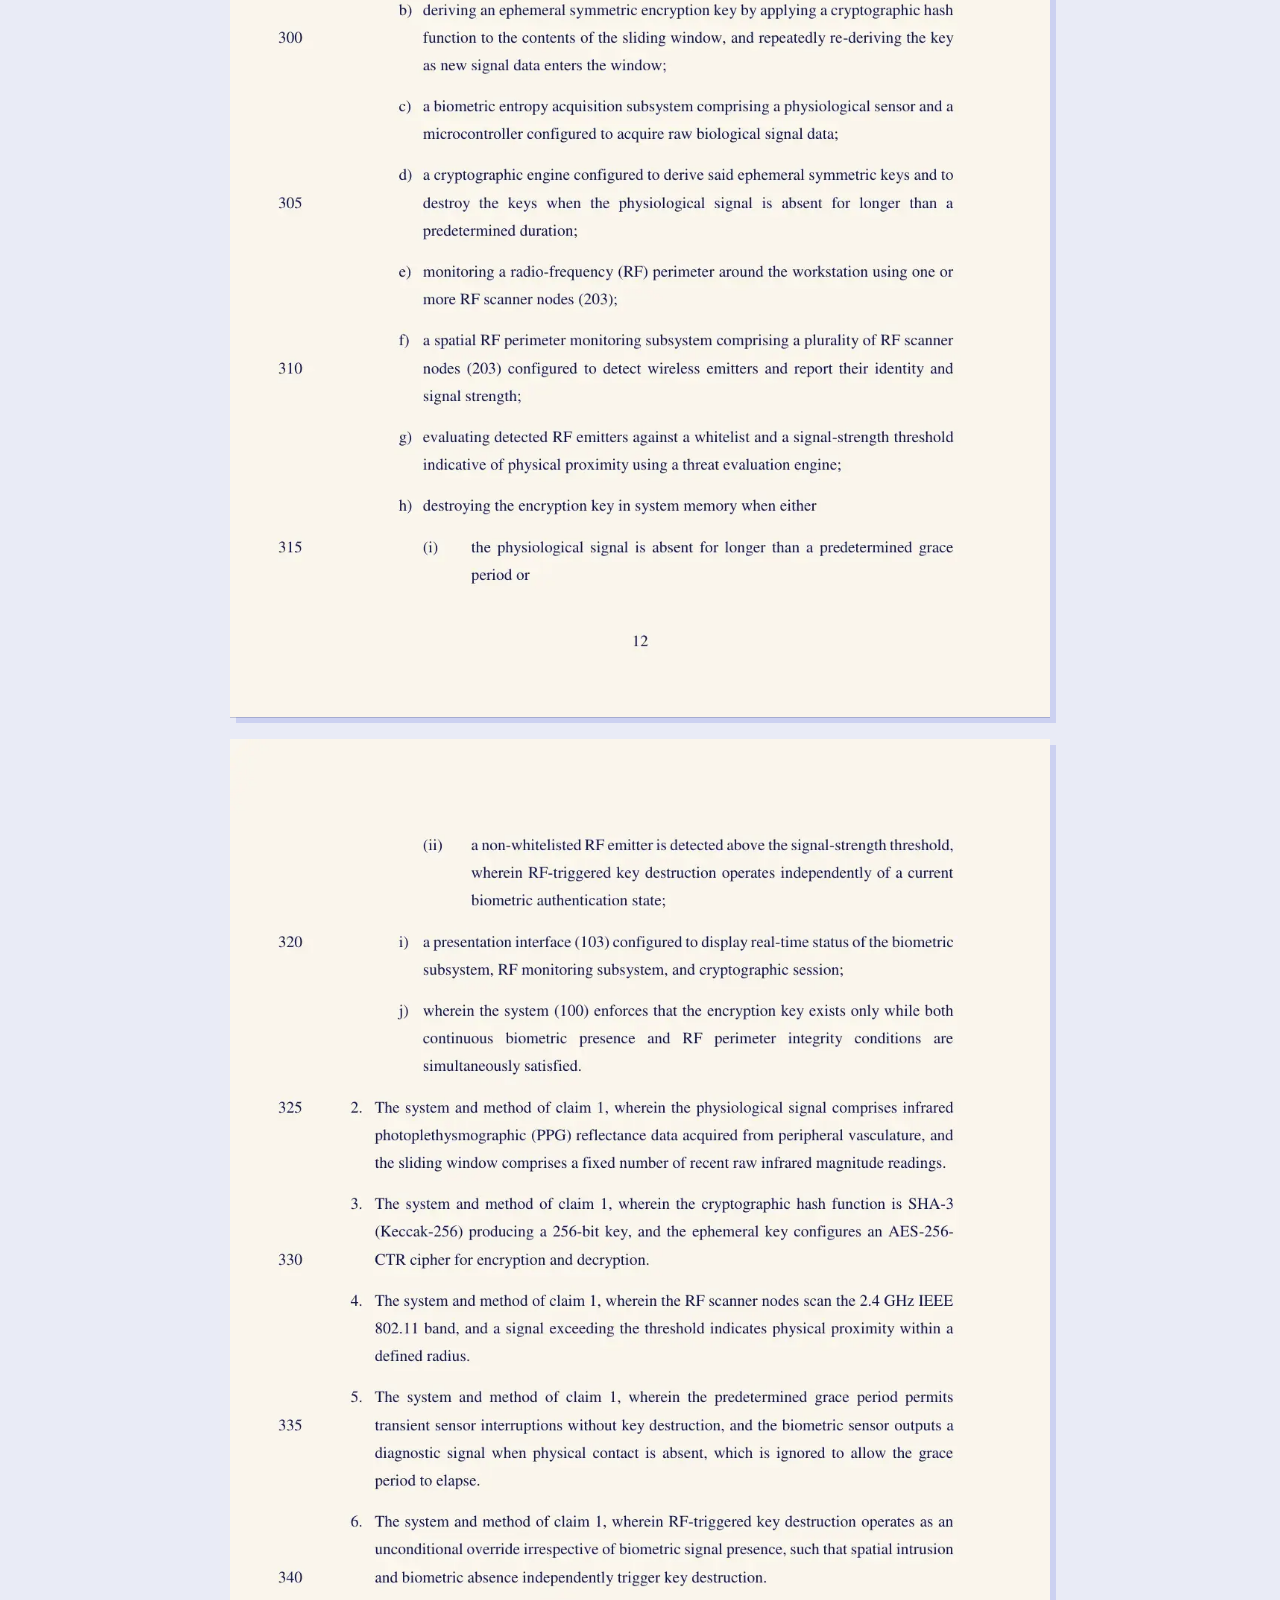
<file: patents/03/index.html>
<!doctype html>
<html lang="en">
<head>
  <meta charset="utf-8" />
  <meta name="viewport" content="width=device-width, initial-scale=1" />
  <title>IN202641067209 A1: Zero-trust physical enclave security using continuous biometric entropy and RF-based perimeter monitoring | Anshul Panigrahi</title>
  <meta name="description" content="A workstation that stays unlocked only while a live pulse is present and no unknown radio is nearby. Lose either, and the session keys are destroyed on the spot." />
  <link rel="canonical" href="https://burntcookiedough.github.io/patents/03/" />
  <meta name="theme-color" content="#1d36d6" />
  <meta property="og:type" content="article" />
  <meta property="og:url" content="https://burntcookiedough.github.io/patents/03/" />
  <meta property="og:site_name" content="Anshul Panigrahi" />
  <meta property="og:title" content="Patent IN202641067209 A1 | Zero-trust enclave" />
  <meta property="og:description" content="A workstation that stays unlocked only while a live pulse is present and no unknown radio is nearby. Lose either, and the session keys are destroyed on the spot." />
  <meta property="og:image" content="https://burntcookiedough.github.io/patents/03/og.jpg" />
  <meta property="og:image:width" content="1200" />
  <meta property="og:image:height" content="630" />
  <meta name="twitter:card" content="summary_large_image" />
  <link rel="preconnect" href="https://fonts.googleapis.com" />
  <link rel="preconnect" href="https://fonts.gstatic.com" crossorigin />
  <link href="https://fonts.googleapis.com/css2?family=Archivo:wdth,wght@62..125,400..800&family=Big+Shoulders+Display:wght@800;900&family=JetBrains+Mono:wght@400;600&display=swap" rel="stylesheet" />
  <script type="application/ld+json">{"@context":"https://schema.org","@type":"CreativeWork","additionalType":"https://www.wikidata.org/wiki/Q253623","name":"Zero-trust physical enclave security using continuous biometric entropy and RF-based perimeter monitoring","identifier":"IN202641067209 A1","abstract":"A workstation that stays unlocked only while a live pulse is present and no unknown radio is nearby. Lose either, and the session keys are destroyed on the spot.","datePublished":"2026-06-05","url":"https://burntcookiedough.github.io/patents/03/","encoding":{"@type":"MediaObject","contentUrl":"https://burntcookiedough.github.io/patents/03/IN202641067209A1.pdf","encodingFormat":"application/pdf"},"publisher":{"@type":"GovernmentOrganization","name":"Intellectual Property Office, India"},"author":[{"@type":"Person","name":"Thanga Mariappan L"},{"@id":"https://burntcookiedough.github.io/#person","@type":"Person","name":"Anshul Panigrahi","url":"https://burntcookiedough.github.io/"},{"@type":"Person","name":"Aryan Saxena"},{"@type":"Person","name":"Yash Bajpai"}]}</script>
  <style>
    :root { --cobalt: #1d36d6; --navy: #0e164a; --cream: #efe4cc; --paper: #faf6ec; --pale: #e9ebf6; }
    * { box-sizing: border-box; margin: 0; }
    body { background: var(--pale); color: var(--navy); font: 16px/1.6 Archivo, system-ui, sans-serif; }
    a { color: var(--cobalt); }
    header { background: var(--cobalt); color: var(--cream); padding: 18px 20px; }
    header a { color: var(--cream); font-weight: 700; text-decoration: none; letter-spacing: .01em; }
    main { max-width: 860px; margin: 0 auto; padding: 48px 20px 80px; }
    .k { font: 600 12px/1.4 "JetBrains Mono", monospace; letter-spacing: .12em; text-transform: uppercase; color: var(--cobalt); }
    h1 { margin-top: 14px; font: 900 clamp(34px, 6vw, 60px)/.95 "Big Shoulders Display", sans-serif; text-transform: uppercase; color: var(--cobalt); text-wrap: balance; }
    .plain { margin-top: 20px; font-size: 19px; max-width: 640px; }
    ul.facts { margin-top: 18px; padding: 0; list-style: none; border-top: 1.5px solid var(--navy); }
    ul.facts li { padding: 10px 0; border-bottom: 1px solid rgba(14, 22, 74, .2); font-weight: 600; }
    dl { display: grid; grid-template-columns: 120px 1fr; gap: 6px 18px; margin-top: 26px; font-size: 14px; }
    dt { font: 600 11px/1.9 "JetBrains Mono", monospace; letter-spacing: .1em; text-transform: uppercase; opacity: .7; }
    .cta { display: inline-block; margin-top: 28px; padding: 12px 18px; background: var(--cobalt); color: var(--cream); font-weight: 700; text-decoration: none; border-radius: 4px; }
    .pages { margin-top: 48px; display: grid; gap: 22px; }
    .pages img { width: 100%; height: auto; display: block; background: var(--paper); box-shadow: 0 1px 0 rgba(14, 22, 74, .2), 6px 6px 0 rgba(29, 54, 214, .14); }
    footer { margin-top: 48px; font-size: 14px; }
    @media (max-width: 560px) { dl { grid-template-columns: 1fr; gap: 0 0; } dd { margin-bottom: 10px; } }
  </style>
</head>
<body>
  <header><a href="../../">&#8592; Anshul Panigrahi</a></header>
  <main>
    <p class="k">Published patent application 3 of 3 · Journal 23/2026</p>
    <h1>Zero-trust physical enclave security using continuous biometric entropy and RF-based perimeter monitoring</h1>
    <p class="plain">A workstation that stays unlocked only while a live pulse is present and no unknown radio is nearby. Lose either, and the session keys are destroyed on the spot.</p>
    <ul class="facts"><li>Session keys from live PPG pulse entropy, SHA-3</li><li>Keys wiped when presence drops or an RF emitter appears</li><li>Screen falls to static the moment a session ends</li></ul>
    <dl>
      <dt>Number</dt><dd>IN202641067209 A1</dd>
      <dt>Filed</dt><dd>29.05.2026</dd>
      <dt>Published</dt><dd>05.06.2026, journal 23/2026</dd>
      <dt>Office</dt><dd>Intellectual Property Office, India</dd>
      <dt>Applicant</dt><dd>Vellore Institute of Technology</dd>
      <dt>Inventors</dt><dd>Thanga Mariappan L, <strong>Anshul Panigrahi</strong>, Aryan Saxena, Yash Bajpai</dd>
    </dl>
    <a class="cta" href="IN202641067209A1.pdf">Open the official PDF (16 pages)</a>
    <section class="pages" aria-label="The publication, page by page">
      <img src="p01.webp" alt="Page 1 of 16" width="1100" loading="eager" decoding="async" />
      <img src="p02.webp" alt="Page 2 of 16" width="1100" loading="lazy" decoding="async" />
      <img src="p03.webp" alt="Page 3 of 16" width="1100" loading="lazy" decoding="async" />
      <img src="p04.webp" alt="Page 4 of 16" width="1100" loading="lazy" decoding="async" />
      <img src="p05.webp" alt="Page 5 of 16" width="1100" loading="lazy" decoding="async" />
      <img src="p06.webp" alt="Page 6 of 16" width="1100" loading="lazy" decoding="async" />
      <img src="p07.webp" alt="Page 7 of 16" width="1100" loading="lazy" decoding="async" />
      <img src="p08.webp" alt="Page 8 of 16" width="1100" loading="lazy" decoding="async" />
      <img src="p09.webp" alt="Page 9 of 16" width="1100" loading="lazy" decoding="async" />
      <img src="p10.webp" alt="Page 10 of 16" width="1100" loading="lazy" decoding="async" />
      <img src="p11.webp" alt="Page 11 of 16" width="1100" loading="lazy" decoding="async" />
      <img src="p12.webp" alt="Page 12 of 16" width="1100" loading="lazy" decoding="async" />
      <img src="p13.webp" alt="Page 13 of 16" width="1100" loading="lazy" decoding="async" />
      <img src="p14.webp" alt="Page 14 of 16" width="1100" loading="lazy" decoding="async" />
      <img src="p15.webp" alt="Page 15 of 16" width="1100" loading="lazy" decoding="async" />
      <img src="p16.webp" alt="Page 16 of 16" width="1100" loading="lazy" decoding="async" />
    </section>
    <footer>Anshul Panigrahi · <a href="../../">Portfolio</a> · <a href="https://linkedin.com/in/anshul-panigrahi22">LinkedIn</a> · <a href="mailto:anshulpanigrahi3678@gmail.com">anshulpanigrahi3678@gmail.com</a></footer>
  </main>
</body>
</html>
</file>
<file: style.css>
/* ───────────────────────── tokens ───────────────────────── */
:root {
  --cobalt: #1d36d6;
  --deep: #1428b0;
  --navy: #0a1466;
  --ink: #05061a;
  --void: #030308;
  --cream: #efe4cc;
  --cream-2: #d8c7a1;
  --snow: #f6f2e6;
  --pale: #e8ecff;
  --violet: #4b3cff;
  --magenta: #ff3fd8;

  --f-display: "Big Shoulders Display", "Arial Narrow", Impact, sans-serif;
  --f-wide: "Archivo", "Helvetica Neue", Arial, sans-serif;
  --f-mono: "JetBrains Mono", ui-monospace, Consolas, monospace;

  --gutter: clamp(16px, 4vw, 56px);
  --vh: 1vh;
  --ease: cubic-bezier(.2, .8, .2, 1);
}
@supports (height: 100dvh) { :root { --vh: 1dvh; } }

*, *::before, *::after { box-sizing: border-box; }
html { -webkit-text-size-adjust: 100%; }
/* hide the scrollbar everywhere; scrolling itself is unchanged */
html, body { scrollbar-width: none; -ms-overflow-style: none; }
html::-webkit-scrollbar, body::-webkit-scrollbar { display: none; width: 0; height: 0; }
@media (pointer: coarse) { html { scroll-snap-type: y proximity; } }
.snap { position: absolute; left: 0; width: 1px; height: 1px; scroll-snap-align: start; pointer-events: none; }
html, body { margin: 0; background: var(--cobalt); color: var(--cream); }
html { overscroll-behavior-y: none; -webkit-tap-highlight-color: transparent; }
.ico { display: inline-block; width: .78em; height: .78em; vertical-align: -.04em; margin-left: .15em; }
.ico-play { width: .7em; height: .7em; margin-left: .3em; vertical-align: .02em; }
html.loading { overflow: hidden; }
body { font-family: var(--f-wide); font-size: 16px; line-height: 1.5; overflow-x: hidden; -webkit-font-smoothing: antialiased; }
a { color: inherit; text-decoration: none; }
img, svg, canvas { display: block; }
p { margin: 0; }
h1, h2 { margin: 0; font-weight: 900; }
:focus-visible { outline: 2px solid var(--cream); outline-offset: 4px; }
.defs { position: absolute; width: 0; height: 0; overflow: hidden; }
::selection { background: var(--cream); color: var(--cobalt); }

/* text sitting on imagery gets a soft cobalt halo instead of a box */
.halo { text-shadow: 0 0 2px var(--cobalt), 0 0 10px var(--cobalt), 0 0 22px var(--cobalt); }

/* ───────────────────────── loader ───────────────────────── */
.loader {
  position: fixed; inset: 0; z-index: 2000;
  background: var(--cobalt); color: var(--cream);
  display: grid; place-items: center;
  clip-path: circle(150% at 50% 50%);
  transition: clip-path .8s cubic-bezier(.7, 0, .2, 1);
}
.loader.out { clip-path: circle(0% at 50% 50%); }
.loader-name { position: absolute; top: 22px; left: var(--gutter); font-family: var(--f-wide); font-weight: 600; font-size: 14px; }
.loader-star {
  width: 60px; height: 60px; fill: var(--snow);
  filter: drop-shadow(0 0 12px #fff) drop-shadow(0 0 36px #a9b8ff);
  animation: breathe 1.6s ease-in-out infinite;
}
@keyframes breathe { 0%, 100% { transform: scale(.82) rotate(0deg); } 50% { transform: scale(1.08) rotate(45deg); } }
.loader-step {
  position: absolute; right: var(--gutter); bottom: 30px;
  font-family: var(--f-mono); font-size: 12px; letter-spacing: .08em; opacity: .8;
}
.loader-num {
  position: absolute; left: var(--gutter); bottom: 10px;
  font-family: var(--f-display); font-weight: 900; line-height: .78;
  font-size: clamp(96px, 20vw, 300px); font-variant-numeric: tabular-nums;
}

/* ───────────────────────── chrome ───────────────────────── */
.grain {
  position: fixed; inset: -100px; z-index: 900; pointer-events: none;
  background-image: url("data:image/svg+xml,%3Csvg xmlns='http://www.w3.org/2000/svg' width='240' height='240'%3E%3Cfilter id='n'%3E%3CfeTurbulence type='fractalNoise' baseFrequency='.9' numOctaves='3' stitchTiles='stitch'/%3E%3CfeColorMatrix values='0 0 0 0 1  0 0 0 0 1  0 0 0 0 1  0 0 0 1.4 -.25'/%3E%3C/filter%3E%3Crect width='100%25' height='100%25' filter='url(%23n)'/%3E%3C/svg%3E");
  opacity: .07;
}
.hq .grain { opacity: .16; mix-blend-mode: overlay; animation: grain .9s steps(5) infinite; }
@keyframes grain {
  0% { transform: translate(0, 0); } 20% { transform: translate(-30px, 18px); }
  40% { transform: translate(22px, -26px); } 60% { transform: translate(-12px, -40px); }
  80% { transform: translate(38px, 10px); } 100% { transform: translate(0, 0); }
}

.nav {
  position: fixed; z-index: 800; top: 0; left: 0; right: 0;
  display: flex; justify-content: space-between; align-items: center;
  padding: max(20px, env(safe-area-inset-top)) max(var(--gutter), env(safe-area-inset-right)) 20px max(var(--gutter), env(safe-area-inset-left));
  pointer-events: none; color: var(--cream); transition: color .4s;
  text-shadow: 0 0 2px var(--cobalt), 0 0 4px var(--cobalt), 0 0 10px var(--cobalt), 0 0 18px var(--cobalt);
}
html[data-tone="dark"] .nav, html[data-tone="dark"] .rail { color: var(--navy); text-shadow: 0 0 2px var(--cream), 0 0 12px var(--cream); }
html[data-tone="dark"] .rail li { color: rgba(10, 20, 102, .5); }
html[data-tone="dark"] .rail li.on { color: var(--navy); }
html[data-tone="dark"] .rail::before { background: rgba(10, 20, 102, .35); }
.nav > * { pointer-events: auto; }
.nav-mark { display: flex; align-items: center; gap: 8px; font-family: var(--f-display); font-weight: 900; font-size: 22px; letter-spacing: .02em; }
.nav-spark { width: 16px; height: 16px; fill: currentColor; animation: spin 8s linear infinite; }
@keyframes spin { to { transform: rotate(360deg); } }
.nav-links { display: flex; gap: clamp(16px, 2.6vw, 36px); align-items: baseline; }
.nav-link { position: relative; font-family: var(--f-wide); font-weight: 600; font-size: 14px; padding-bottom: 3px; }
.nav-link i { font-style: normal; font-family: var(--f-mono); font-size: 10px; opacity: .7; margin-right: 6px; vertical-align: 2px; }
.nav-link::after {
  content: ""; position: absolute; left: 0; right: 0; bottom: 0; height: 1.5px; background: currentColor;
  transform: scaleX(0); transform-origin: right; transition: transform .45s var(--ease);
}
.nav-link:hover::after, .nav-strong::after { transform: scaleX(1); transform-origin: left; }

.rail {
  position: fixed; z-index: 800; right: var(--gutter); top: 50%; transform: translateY(-50%);
  list-style: none; margin: 0; padding: 0 0 0 14px;
  display: flex; flex-direction: column; gap: 14px;
  font-family: var(--f-mono); font-size: 10px; letter-spacing: .12em; text-transform: uppercase;
  text-shadow: 0 0 2px var(--cobalt), 0 0 10px var(--cobalt);
}
.rail::before { content: ""; position: absolute; left: 0; top: 4px; bottom: 4px; width: 1px; background: rgba(239, 228, 204, .4); }
.rail li { position: relative; display: flex; gap: 8px; align-items: center; color: rgba(239, 228, 204, .55); transition: color .3s; }
.rail li::before { content: ""; position: absolute; left: -17px; width: 7px; height: 1px; background: currentColor; transition: width .3s; }
.rail li span { max-width: 0; overflow: hidden; white-space: nowrap; transition: max-width .5s var(--ease); }
.rail li.on { color: var(--cream); }
.rail li.on::before { width: 12px; height: 2px; }
.rail li.on span { max-width: 90px; }

/* custom star cursor (fine pointers only) */
.cursor { display: none; }
@media (hover: hover) and (pointer: fine) {
  html.has-cursor, html.has-cursor a, html.has-cursor [data-hover] { cursor: none; }
  .cursor { display: block; position: fixed; z-index: 1000; left: 0; top: 0; pointer-events: none; will-change: transform; }
  .cursor svg {
    width: 26px; height: 26px; margin: -13px 0 0 -13px;
    fill: var(--cream); stroke: var(--navy); stroke-width: 5;
    transition: transform .35s var(--ease);
  }
  .cursor.is-hover svg { transform: scale(1.9) rotate(45deg); }
  .cursor.is-down svg { transform: scale(.7); }
  .cursor-label {
    position: absolute; left: 24px; top: 8px; white-space: nowrap;
    font-family: var(--f-mono); font-size: 10px; font-weight: 600; letter-spacing: .16em;
    color: var(--cream); text-shadow: 0 0 2px var(--navy), 0 0 8px var(--navy), 0 0 14px var(--navy);
    opacity: 0; transform: translateX(-6px); transition: opacity .2s, transform .2s;
  }
  .cursor.is-hover .cursor-label:not(:empty) { opacity: 1; transform: none; }
}

.reveal { opacity: 0; transform: translateY(36px); transition: opacity .9s var(--ease), transform .9s var(--ease); }
.reveal.in { opacity: 1; transform: none; }

.walker svg { width: 100%; height: 100%; overflow: visible; fill: #0b0d22; }
.w-leg { transform-box: fill-box; transform-origin: 50% 0; }
.walking .w-leg-a { animation: leg .7s ease-in-out infinite; }
.walking .w-leg-b { animation: leg .7s ease-in-out infinite reverse; }
.walking .w-body { animation: bob .35s ease-in-out infinite alternate; }
@keyframes leg { 0%, 100% { transform: rotate(16deg); } 50% { transform: rotate(-16deg); } }
@keyframes bob { from { transform: translateY(0); } to { transform: translateY(-1.5px); } }

.city-stars i, .orbit-stars i, .sky-stars i {
  position: absolute; width: 2px; height: 2px; background: var(--snow); border-radius: 50%;
}
.tw { position: absolute; inset: 0; animation: twinkle-g 3.4s ease-in-out infinite; }
.tw1 { animation-duration: 4.6s; animation-delay: -1.5s; }
.tw2 { animation-duration: 5.9s; animation-delay: -3.1s; }
@keyframes twinkle-g { 0%, 100% { opacity: 1; } 50% { opacity: .3; } }
/* nothing animates in a section you cannot see */
[data-section].off *, [data-section].off *::before, [data-section].off *::after { animation-play-state: paused !important; }
@keyframes twinkle { 0%, 100% { opacity: .9; } 50% { opacity: .2; } }

/* ───────────────────────── 01 CITY ───────────────────────── */
.city { position: relative; height: 330vh; background: var(--void); }
.city-stage { position: sticky; top: 0; height: calc(100 * var(--vh)); overflow: hidden; background: var(--sky, var(--cobalt)); }
.city-canvas { position: absolute; inset: 0; width: 100%; height: 100%; }
.city-stars { position: absolute; inset: 0; opacity: var(--stars, .25); }
.city-star {
  position: absolute; left: 50%; top: 50%; width: 64px; height: 64px; margin: -32px 0 0 -32px; fill: var(--snow);
  filter: drop-shadow(0 0 10px rgba(255, 255, 255, .9)) drop-shadow(0 0 30px rgba(170, 190, 255, .8));
  transform: scale(var(--ss, 0)) rotate(var(--sr, 0deg));
  z-index: 6;
}
.runway {
  position: absolute; left: 50%; bottom: 0; z-index: 3;
  width: clamp(190px, 26vw, 420px); height: 36%;
  transform: translate(-50%, var(--runway-y, 0%)); opacity: var(--runway-o, 1);
}
.runway::before {
  content: ""; position: absolute; inset: 0;
  clip-path: polygon(33% 0, 67% 0, 100% 100%, 0 100%);
  background:
    radial-gradient(circle at 30% 40%, rgba(29, 54, 214, .25) 0 1px, transparent 1.5px) 0 0 / 7px 7px,
    linear-gradient(to bottom, #e6d8b8, var(--cream) 40%);
}
.walker-hero { position: absolute; left: 50%; top: 14%; width: 3.6vh; height: 8vh; transform: translateX(-50%); }
.walker-hero::after {
  content: ""; position: absolute; left: 10%; top: 96%; width: 80%; height: 13vh;
  background: linear-gradient(rgba(29, 54, 214, .75), rgba(29, 54, 214, 0));
  clip-path: polygon(15% 0, 85% 0, 100% 100%, 0 100%);
}
.city-copy { position: absolute; inset: 0; z-index: 5; pointer-events: none; }
.city-copy > p { opacity: var(--copy-o, 1); }
.city-stage::before {
  content: ""; position: absolute; left: 0; right: 0; top: 0; height: 120px; z-index: 4; pointer-events: none;
  background: linear-gradient(var(--sky, var(--cobalt)) 18%, transparent);
  opacity: var(--copy-o, 1);
}
.city-kicker {
  position: absolute; bottom: calc(50% + clamp(36px, 4.8vw, 104px)); left: 50%; transform: translateX(-50%); white-space: nowrap;
  font-family: var(--f-mono); font-size: 12px; font-weight: 600; letter-spacing: .1em; text-transform: uppercase;
}
.city-kicker i { font-style: normal; opacity: .55; margin: 0 .4em; }
.name {
  position: absolute; left: 0; right: 0; top: 50%;
  display: grid; grid-template-columns: 1fr auto 1fr; align-items: center;
  transform: translateY(-50%) scale(var(--name-s, 1)); opacity: var(--name-o, 1);
  font-family: var(--f-display); font-weight: 900; text-transform: uppercase;
  font-size: clamp(64px, 9.6vw, 210px); line-height: .8; letter-spacing: -.005em;
  color: var(--cream);
  -webkit-text-stroke: .085em var(--cobalt); paint-order: stroke fill;
  text-shadow: .045em .05em 0 var(--navy);
}
.name-gap { width: clamp(70px, 9vw, 170px); }
.name-a { justify-self: end; }
.name-b { justify-self: start; }
.name-a, .name-b { display: inline-flex; letter-spacing: calc(var(--spread, 0) * 1em); }
.name .ch { display: inline-block; }
.intro .name .ch { animation: rise 1.2s cubic-bezier(.16, 1, .3, 1) both; animation-delay: calc(var(--i) * 45ms + 350ms); }
@keyframes rise { from { transform: translateY(70%) rotate(6deg); opacity: 0; } to { transform: none; opacity: 1; } }
.city-role {
  position: absolute; left: 50%; top: calc(50% + clamp(30px, 4.4vw, 96px)); transform: translateX(-50%);
  width: max-content; max-width: min(560px, 90vw); text-align: center;
  font-family: var(--f-wide); font-weight: 500; font-size: 16px; line-height: 1.45;
}
.city-hint {
  position: absolute; left: 50%; bottom: 26px; transform: translateX(-50%); display: flex; align-items: center; gap: 10px;
  color: var(--navy); text-shadow: none;
  font-family: var(--f-mono); font-size: 11px; font-weight: 600; letter-spacing: .14em; text-transform: uppercase;
}
.hint-line { width: 1.5px; height: 30px; background: var(--navy); animation: drip 1.8s var(--ease) infinite; }
@keyframes drip { 0% { transform: scaleY(0); transform-origin: top; } 50% { transform: scaleY(1); transform-origin: top; } 51% { transform-origin: bottom; } 100% { transform: scaleY(0); transform-origin: bottom; } }
.city-flash { position: absolute; inset: 0; z-index: 5; background: var(--void); opacity: var(--flash, 0); pointer-events: none; }

/* ───────────────────────── 02 ORBIT (VHS) ───────────────────────── */
.orbit { position: relative; overflow: hidden; background: var(--void); color: #e2e0ff; padding: 16vh var(--gutter) 0; }
.orbit::before {
  content: ""; position: absolute; inset: 0; z-index: 6; pointer-events: none;
  background: repeating-linear-gradient(to bottom, transparent 0 2px, rgba(0, 0, 0, .38) 2px 3px);
}
.orbit::after {
  content: ""; position: absolute; left: 0; right: 0; top: -20%; height: 14%; z-index: 6; pointer-events: none;
  background: linear-gradient(transparent, rgba(200, 200, 255, .05) 40%, rgba(255, 255, 255, .09) 50%, transparent);
  animation: track 9s linear infinite;
}
@keyframes track { to { transform: translateY(1000%); } }
.orbit-stars { position: absolute; inset: 0; }
.orbit-stars svg { position: absolute; fill: #fff; filter: drop-shadow(0 0 6px #fff); animation: twinkle 3.2s ease-in-out infinite; }
.vhs-osd {
  position: sticky; top: 14px; z-index: 7; height: 0;
  display: flex; justify-content: space-between;
  font-family: var(--f-mono); font-size: clamp(14px, 1.6vw, 22px); font-weight: 600; letter-spacing: .08em;
  color: #f0efff; text-shadow: 2px 0 rgba(255, 63, 216, .6), -2px 0 rgba(32, 227, 255, .5), 0 0 10px rgba(255, 255, 255, .4);
  pointer-events: none;
}
.vhs-osd span { transform: translateY(56px); }
.orbit-grid { position: relative; z-index: 2; display: grid; grid-template-columns: 1.25fr 1fr; gap: 4vw; align-items: center; min-height: 78vh; }
.wordmark { width: 100%; height: auto; overflow: visible; transform: perspective(1300px) rotateY(17deg) rotateZ(-3deg) scale(1.08); transform-origin: 0% 50%; }
.wordmark text { font-family: var(--f-wide); font-weight: 900; font-stretch: 108%; letter-spacing: -2px; }
.wm-top { font-size: 124px; }
.wm-bot { font-size: 222px; }
.wm-face { fill: url(#vhsFill); stroke: #ff7be9; stroke-width: 1.4px; }
.wm-glow { fill: #3a2bff; opacity: .75; }
.wm-ca { mix-blend-mode: screen; }
.wm-ca-r { fill: #ff2bd6; opacity: .5; transform: translate(-4px, 0); animation: ca 4s steps(1) infinite; }
.wm-ca-c { fill: #20e3ff; opacity: .32; transform: translate(4px, 1px); animation: ca 4s steps(1) infinite reverse; }
@keyframes ca { 0%, 86%, 100% { transform: translate(-4px, 0); } 88% { transform: translate(-14px, 3px); } 90% { transform: translate(9px, -2px); } 92% { transform: translate(-4px, 0); } }
.wordmark .wm-face, .wordmark .wm-extrude { animation: jitter 4s steps(1) infinite; }
@keyframes jitter { 0%, 87%, 100% { transform: none; } 88% { transform: translateX(6px); } 90% { transform: translateX(-3px); } }
.rating { display: inline-grid; grid-template-columns: auto 1fr; margin: 1.2rem 0 0 8%; border: 2px solid #e6e4ff; color: #e6e4ff; background: rgba(3, 3, 8, .6); }
.rating-letter { font-family: Georgia, "Times New Roman", serif; font-weight: 700; font-size: 64px; line-height: 1; padding: 6px 18px 2px; border-right: 2px solid #e6e4ff; display: grid; place-items: center; }
.rating-head { display: flex; align-items: center; justify-content: space-between; gap: 18px; font-family: var(--f-wide); font-weight: 600; font-stretch: 125%; font-size: 17px; letter-spacing: .24em; padding: 8px 14px; border-bottom: 2px solid #e6e4ff; }
.rating-head svg { width: 18px; height: 18px; fill: #e6e4ff; }
.rating-small { font-family: var(--f-wide); font-stretch: 112%; font-size: 10.5px; letter-spacing: .08em; padding: 7px 14px; text-align: center; line-height: 1.35; }
.planet-wrap {
  position: relative; width: min(38vw, 540px); aspect-ratio: 1; margin: 0 auto; border-radius: 50%; touch-action: pan-y; cursor: grab;
  filter: drop-shadow(0 0 28px rgba(70, 90, 255, .55)) drop-shadow(0 0 80px rgba(70, 60, 255, .35));
}
.planet-wrap:active { cursor: grabbing; }
.planet { width: 100%; height: 100%; image-rendering: pixelated; }
.manifesto { position: relative; z-index: 2; max-width: 1180px; margin: 10vh auto 0; padding-bottom: 16vh; }
.m-label { font-family: var(--f-mono); font-size: 12px; letter-spacing: .14em; color: #8d83ff; margin-bottom: 22px; }
.m-big { font-family: var(--f-wide); font-weight: 700; font-size: clamp(26px, 3.5vw, 54px); line-height: 1.08; letter-spacing: -.015em; color: #efeeff; }
.m-big em { font-style: normal; color: #8e83ff; text-shadow: 2px 0 rgba(255, 63, 216, .45); }
.m-cols { display: grid; grid-template-columns: 1fr 1fr; gap: 4vw; margin-top: 7vh; font-size: 17px; line-height: 1.65; color: #aeacd8; }
.m-motto { margin-top: 10vh; font-family: var(--f-display); font-weight: 900; text-transform: uppercase; font-size: clamp(70px, 13vw, 220px); line-height: .8; color: #efeeff; }
.m-motto span { color: var(--violet); text-shadow: 4px 0 var(--magenta), -3px 0 rgba(32, 227, 255, .6); }
.now { margin-top: 6vh; font-family: var(--f-mono); font-size: 13px; letter-spacing: .1em; color: #cfcdf5; }
.now b { color: #fff; font-weight: 600; }
.rec { color: #ff4b4b; margin-right: 10px; animation: blink 1.4s steps(2) infinite; }
@keyframes blink { 50% { opacity: 0; } }
.reentry { position: relative; z-index: 1; height: 70vh; margin: 0 calc(var(--gutter) * -1); background: linear-gradient(var(--void) 0%, #0a0f45 35%, var(--deep) 70%, var(--cobalt) 100%); display: grid; place-items: center; }
.reentry span { font-family: var(--f-mono); font-size: 11px; letter-spacing: .5em; color: rgba(239, 228, 204, .55); }

/* ───────────────────────── 03 WORK (street) ───────────────────────── */
.work { position: relative; height: 600vh; background: var(--cobalt); }
.work-stage { position: sticky; top: 0; height: calc(100 * var(--vh)); overflow: hidden; }
.work-sky { position: absolute; inset: 0; background: linear-gradient(#1830c6 0%, var(--cobalt) 55%, #2f4ee9 100%); }
.work-sun { position: absolute; right: 18%; top: 16%; width: 46px; height: 46px; fill: var(--snow); filter: drop-shadow(0 0 12px #fff) drop-shadow(0 0 36px #9fb0ff); transform: translate(var(--mx3, 0px), var(--my3, 0px)); }
.work-title {
  position: absolute; right: var(--gutter); top: 13vh; z-index: 1;
  font-family: var(--f-display); font-weight: 900; font-size: clamp(80px, 15vw, 280px); line-height: .78;
  text-align: right; color: transparent; -webkit-text-stroke: 2px rgba(239, 228, 204, .28);
  transform: translateX(calc(var(--p, 0) * -14vw));
}
.skyline { position: absolute; left: 0; bottom: 9vh; will-change: transform; z-index: 1; }
.skyline svg { width: 100%; height: 100%; }
.skyline-far { width: 280vw; height: 58vh; transform: translate3d(calc(var(--tx-far, 0px) + var(--mx1, 0px)), var(--my1, 0px), 0); }
.skyline-mid { width: 330vw; height: 44vh; transform: translate3d(calc(var(--tx-mid, 0px) + var(--mx2, 0px)), var(--my2, 0px), 0); }
.street-track { position: absolute; left: 0; bottom: 9vh; z-index: 3; display: flex; align-items: flex-end; gap: clamp(28px, 5vw, 90px); padding: 0 50vw; transform: translate3d(var(--tx, 0px), 0, 0); will-change: transform; }
.street {
  position: absolute; left: 0; right: 0; bottom: 0; height: 9vh; z-index: 4;
  background: radial-gradient(circle at 40% 40%, rgba(29, 54, 214, .3) 0 1px, transparent 1.6px) 0 0 / 6px 6px, var(--cream);
  border-top: 3px solid var(--navy);
}
.street-line { position: absolute; left: 0; right: 0; top: 46%; height: 4px; background: repeating-linear-gradient(90deg, var(--cobalt) 0 46px, transparent 46px 92px); background-position-x: var(--tx, 0px); }
.walker-street { position: absolute; left: 50%; bottom: calc(9vh - 6px); z-index: 5; width: 3.3vh; height: 7.4vh; transform: translateX(-50%); }
.walker-street.flip svg { transform: scaleX(-1); }

.tower { --h: .7; position: relative; flex: none; width: clamp(150px, 14vw, 230px); display: flex; flex-direction: column; align-items: center; transition: transform .6s var(--ease), filter .6s; filter: saturate(.85) brightness(.93); }
.tower.is-active { transform: translateY(-1.6vh); filter: none; }
.t-crown { position: relative; width: 100%; display: flex; justify-content: center; align-items: flex-end; }
.t-crown i { display: block; background: var(--cream); }
.t-body { position: relative; width: 100%; height: calc(26vh + var(--h) * 34vh); background: var(--cream); overflow: hidden; }
.t-windows {
  position: absolute; inset: 12px calc(20% + 8px) 12px 12px; background-color: var(--cobalt);
  background-image: linear-gradient(90deg, var(--cream) 0 4px, transparent 4px), linear-gradient(var(--cream) 0 5px, transparent 5px);
  background-size: 16px 14px;
}
.t-side {
  position: absolute; top: 0; right: 0; bottom: 0; width: 20%; background-color: #1a2fb8;
  background-image: linear-gradient(90deg, var(--cream-2) 0 4px, transparent 4px), linear-gradient(var(--cream-2) 0 5px, transparent 5px);
  background-size: 12px 14px; border-left: 4px solid var(--cream-2);
}
.t-lit { position: absolute; inset: 12px calc(20% + 8px) 12px 12px; pointer-events: none; }
.t-lit b { position: absolute; width: 12px; height: 9px; background: #fff6d2; box-shadow: 0 0 10px 2px rgba(255, 236, 170, .7); opacity: 0; transition: opacity .25s; }
.tower.is-active .t-lit b { opacity: 1; transition-delay: var(--d, 0ms); }
.t-band { position: absolute; top: 8%; bottom: 8%; left: 26%; width: 34%; background: var(--cream); display: grid; place-items: center; overflow: hidden; border: 3px solid var(--cream); }
.t-name { writing-mode: vertical-rl; transform: rotate(180deg); font-family: var(--f-display); font-weight: 900; line-height: .85; letter-spacing: .01em; color: var(--cobalt); white-space: nowrap; font-size: var(--fs, 48px); }
.tower.is-active .t-name { color: var(--navy); }
.t-num { position: absolute; top: 10px; left: 10px; font-family: var(--f-mono); font-size: 10px; font-weight: 600; letter-spacing: .1em; background: var(--navy); color: var(--cream); padding: 3px 5px; }
.t-base { width: 112%; height: 3.4vh; background: var(--navy); color: var(--cream); display: grid; place-items: center; font-family: var(--f-mono); font-size: 10px; font-weight: 600; letter-spacing: .14em; text-transform: uppercase; }
.crown-spire, .crown-step, .crown-antenna, .crown-dome { flex-direction: column; align-items: center; }
.crown-spire i:nth-child(1) { width: 56%; height: 2.6vh; }
.crown-spire i:nth-child(2) { order: -1; width: 30%; height: 3vh; }
.crown-spire i:nth-child(3) { order: -2; width: 14%; height: 9vh; clip-path: polygon(50% 0, 100% 100%, 0 100%); }
.crown-step i:nth-child(1) { width: 80%; height: 3vh; }
.crown-step i:nth-child(2) { order: -1; width: 54%; height: 3vh; }
.crown-step i:nth-child(3) { order: -2; width: 26%; height: 3vh; }
.crown-antenna i:nth-child(1) { width: 64%; height: 2.4vh; }
.crown-antenna i:nth-child(2) { order: -1; width: 4px; height: 11vh; }
.crown-antenna i:nth-child(3) { order: -2; width: 9px; height: 9px; border-radius: 50%; background: #ff4d4d; box-shadow: 0 0 10px #ff4d4d; animation: blink 1.6s steps(2) infinite; }
.crown-dome i:nth-child(1) { width: 82%; height: 2vh; }
.crown-dome i:nth-child(2) { order: -1; width: 66%; height: 7vh; border-radius: 50% 50% 0 0 / 100% 100% 0 0; }
.crown-dome i:nth-child(3) { order: -2; width: 3px; height: 4vh; }
.crown-flat { align-items: flex-end; gap: 10%; }
.crown-flat i:nth-child(1) { width: 26%; height: 4.5vh; border-radius: 40% 40% 0 0; }
.crown-flat i:nth-child(2) { width: 12%; height: 2vh; }
.crown-flat i:nth-child(3) { width: 20%; height: 3vh; }
.tower-more .t-body { background: transparent; border: 3px dashed rgba(239, 228, 204, .7); display: grid; place-items: center; }
.tower-more .t-body span { font-family: var(--f-display); font-weight: 900; font-size: 40px; line-height: .9; text-align: center; color: var(--cream); }
.tower-more .t-base { background: var(--cream); color: var(--cobalt); }

.hud {
  position: absolute; z-index: 6; top: calc(70px + 3vh); left: var(--gutter); width: min(500px, 40vw);
  background: var(--cobalt); border: 2px solid var(--cream); box-shadow: 10px 10px 0 var(--navy);
  padding: 22px 24px 24px;
}
.hud > * { transition: opacity .25s, transform .25s; }
.hud.swap > * { opacity: 0; transform: translateX(-10px); transition: none; }
.hud-kicker { font-family: var(--f-mono); font-size: 11px; font-weight: 600; letter-spacing: .12em; text-transform: uppercase; color: rgba(239, 228, 204, .75); }
.hud-kicker i { font-style: normal; margin: 0 .3em; }
.hud-title { margin-top: 8px; font-family: var(--f-display); font-weight: 900; text-transform: uppercase; font-size: clamp(34px, 3.8vw, 62px); line-height: .86; color: var(--cream); }
.hud-blurb { margin-top: 14px; font-size: 14.5px; line-height: 1.5; color: rgba(239, 228, 204, .92); }
.hud-why { margin-top: 12px; padding-left: 12px; border-left: 2px solid var(--cream); font-size: 13px; line-height: 1.45; color: var(--cream); font-style: italic; }
.hud-stack { margin-top: 16px; font-family: var(--f-mono); font-size: 11.5px; letter-spacing: .02em; color: rgba(239, 228, 204, .8); }
.hud-stack i { font-style: normal; opacity: .45; margin: 0 .5em; }
.hud-links { display: flex; flex-wrap: wrap; gap: 22px; margin-top: 16px; }
.hud-links a, .hud-links span { font-family: var(--f-wide); font-weight: 700; font-size: 14px; padding-bottom: 2px; }
.hud-links a { border-bottom: 1.5px solid var(--cream); transition: opacity .2s; }
.hud-links a:hover { opacity: .7; }
.hud-links span { font-weight: 500; opacity: .7; }

/* ───────────────────────── 04 HALLWAY ───────────────────────── */
.hallway { position: relative; height: 600vh; background: #e9ebf6; }
.hall-stage { position: sticky; top: 0; height: calc(100 * var(--vh)); overflow: hidden; background: #e9ebf6; }
.hall-canvas { position: absolute; inset: -40px; width: calc(100% + 80px); height: calc(100% + 80px); }
.hall-haze {
  position: absolute; inset: 0; pointer-events: none;
  background: radial-gradient(ellipse 60% 55% at 50% 48%, rgba(246, 245, 255, .95), rgba(232, 236, 255, .55) 45%, rgba(232, 236, 255, .25) 100%);
  opacity: var(--haze, 1);
}
.hall-read {
  position: absolute; z-index: 3; left: var(--gutter); bottom: 6vh; width: min(520px, 86vw);
  color: var(--navy);
  opacity: var(--read-o, 0); transform: translateY(calc((1 - var(--read-o, 0)) * 20px));
  text-shadow: 0 0 2px var(--cream), 0 0 14px var(--cream), 0 0 28px var(--cream);
}
.hall-read > * { transition: opacity .3s, transform .3s; }
.hall-read.swap > * { opacity: 0; transform: translateY(8px); transition: none; }
.hall-kicker { display: flex; align-items: center; gap: 10px; font-family: var(--f-mono); font-size: 12px; font-weight: 600; letter-spacing: .12em; text-transform: uppercase; }
.hall-kicker i { width: 28px; height: 1.5px; background: currentColor; }
.hall-big { margin-top: 10px; font-family: var(--f-display); font-weight: 900; text-transform: uppercase; font-size: clamp(64px, 9vw, 150px); line-height: .82; color: var(--cobalt); }
.hall-label { margin-top: 10px; font-family: var(--f-wide); font-weight: 700; font-size: clamp(18px, 1.7vw, 24px); }
.hall-sub { margin-top: 6px; font-size: 15px; line-height: 1.5; max-width: 440px; }
.hall-steps { list-style: none; margin: 22px 0 0; padding: 0; display: flex; gap: 6px; }
.hall-steps li { width: 34px; height: 3px; background: rgba(10, 20, 102, .22); transition: background .4s; }
.hall-steps li.on { background: var(--navy); }
.hall-flash { position: absolute; inset: 0; background: var(--pale); opacity: var(--hflash, 0); pointer-events: none; z-index: 4; }

/* ───────────────────────── 05 SKY ───────────────────────── */
.sky { position: relative; height: 135vh; background: linear-gradient(var(--pale) 0%, #8fa1ec 12%, #3552dc 24%, var(--cobalt) 34%, #2140d8 70%, #4762e0 100%); overflow: hidden; }
.sky-scene { position: absolute; left: 0; right: 0; bottom: 0; height: 100vh; }
.sky-hatch {
  position: absolute; inset: -10vh 0 0 0; pointer-events: none;
  background: repeating-linear-gradient(135deg, rgba(239, 228, 204, .16) 0 1px, transparent 1px 8px);
  -webkit-mask-image: linear-gradient(transparent, #000 25%, #000 45%, transparent 80%);
  mask-image: linear-gradient(transparent, #000 25%, #000 45%, transparent 80%);
}
.sky-stars { position: absolute; inset: 0 0 45% 0; }
.sky-back, .sky-front { position: absolute; left: 0; top: 0; width: 100%; height: 100%; image-rendering: pixelated; pointer-events: none; }
.sky-back { -webkit-mask-image: radial-gradient(ellipse 56% 62% at 22% 42%, transparent 62%, #000 100%); mask-image: radial-gradient(ellipse 56% 62% at 22% 42%, transparent 62%, #000 100%); }
.sky-front { z-index: 3; transform: translateY(var(--front-y, 0px)); }

.street-kit {
  position: absolute; z-index: 4; right: 6vw; bottom: 0; height: 92%; width: auto; aspect-ratio: 420 / 900;
  transform: translateY(var(--kit-y, 0px)); overflow: visible;
}
.lamp { fill: #121a5c; stroke: #3a4fc4; stroke-width: 3; transition: fill .4s, filter .4s; }
.lamp.on { fill: #fff3cf; filter: drop-shadow(0 0 10px #fff3cf) drop-shadow(0 0 26px #ffe9a8); }
.sign { cursor: pointer; outline: none; }
.sign-plate { transform-box: fill-box; transform-origin: 100% 50%; transition: transform .5s var(--ease); }
.sign rect { fill: #1b2fb8; stroke: #efe4cc; stroke-width: 3; transition: fill .3s; }
.sign text { font-family: var(--f-wide); font-weight: 800; font-size: 19px; letter-spacing: .02em; fill: #efe4cc; transition: fill .3s; }
.sign path { fill: #efe4cc; transition: fill .3s; }
.sign:hover rect, .sign:focus-visible rect { fill: #efe4cc; }
.sign:hover text, .sign:hover path, .sign:focus-visible text, .sign:focus-visible path { fill: #1d36d6; }
.sign:hover .sign-plate, .sign:focus-visible .sign-plate { transform: rotate(4deg); }
.limit-num { font-family: var(--f-display); font-weight: 900; font-size: 48px; fill: #1d36d6; }
.limit-unit { font-family: var(--f-mono); font-weight: 600; font-size: 13px; fill: #1d36d6; }

.sky-ui { position: absolute; z-index: 5; left: var(--gutter); top: 12vh; width: min(640px, 52vw); }
.sky-brand { display: flex; align-items: center; gap: 10px; font-family: var(--f-wide); font-weight: 700; font-size: 16px; }
.sky-brand svg { width: 20px; height: 20px; fill: var(--cream); }
.sky-head { margin-top: 26px; font-family: var(--f-wide); font-weight: 700; font-size: clamp(30px, 3.4vw, 50px); line-height: 1.04; letter-spacing: -.02em; }
.sky-sub { margin-top: 12px; font-size: 16px; line-height: 1.5; opacity: .88; max-width: 440px; }
.sky-grid { display: grid; grid-template-columns: minmax(0, 1fr) minmax(0, 1.4fr); gap: 26px 32px; margin: 40px 0 0; }
.sky-grid div { min-width: 0; }
.sky-grid dt { font-size: 13px; opacity: .72; }
.sky-grid dd { margin: 4px 0 0; font-family: var(--f-wide); font-weight: 500; font-size: clamp(16px, 1.35vw, 20px); letter-spacing: -.01em; overflow-wrap: anywhere; }
.sky-grid a { background: linear-gradient(currentColor, currentColor) 0 100% / 0 1.5px no-repeat; transition: background-size .45s var(--ease); padding-bottom: 2px; }
.sky-grid a:hover { background-size: 100% 1.5px; }
.sky-mcp { margin-top: 24px; }
.sky-mcp-k { font-size: 13px; opacity: .72; }
.sky-mcp-cmd {
  display: flex; align-items: center; gap: 14px; width: 100%; margin-top: 6px; padding: 11px 14px;
  border: 1.5px solid rgba(239, 228, 204, .85); border-radius: 6px; background: rgba(10, 20, 102, .38);
  color: var(--cream); font: inherit; text-align: left; cursor: pointer; transition: background .3s, color .3s;
}
.sky-mcp-cmd code { flex: 1; min-width: 0; font-family: var(--f-mono); font-size: 13px; line-height: 1.45; overflow-wrap: anywhere; font-variant-ligatures: none; }
.sky-mcp-cmd code span[aria-hidden] { opacity: .6; }
.sky-mcp-cmd i { flex: none; font-style: normal; font-family: var(--f-mono); font-size: 11px; font-weight: 600; letter-spacing: .12em; text-transform: uppercase; opacity: .8; }
.sky-mcp-cmd:hover, .sky-mcp-cmd:focus-visible { background: var(--cream); color: var(--cobalt); outline: none; }
.sky-mcp-note { margin-top: 8px; font-size: 13px; line-height: 1.5; opacity: .8; max-width: 520px; }
.sky-mcp-note a { text-decoration: underline; text-underline-offset: 3px; }
.sky-bar { margin-top: 26px; }
/* short desktop screens: the contact block, the AI line and the timeline all fit above the footer strip */
@media (min-width: 901px) and (max-height: 860px) {
  .sky-ui { top: max(9vh, 86px); }
  .sky-head { font-size: clamp(30px, 2.9vw, 42px); }
  .sky-grid { margin-top: 26px; gap: 16px 32px; }
  .sky-mcp { margin-top: 18px; }
  .sky-mcp-note { display: none; }
  .sky-bar { margin-top: 20px; }
}
.sky-bar-track { display: flex; height: 44px; border: 1.5px solid rgba(239, 228, 204, .85); border-radius: 6px; overflow: hidden; }
.seg { position: relative; height: 100%; border-right: 1.5px solid rgba(239, 228, 204, .5); transition: filter .3s; }
.seg:last-child { border-right: 0; }
.seg-hatch { background: repeating-linear-gradient(135deg, rgba(239, 228, 204, .85) 0 1.5px, transparent 1.5px 6px), rgba(10, 20, 102, .45); }
.seg-grey { background: repeating-linear-gradient(90deg, #c9c7d6 0 9px, #a9a8bd 9px 10px); }
.seg-white { background: repeating-linear-gradient(90deg, #f6f2e6 0 13px, #d8d5e2 13px 14px); }
.seg-open { background: transparent; }
.seg:hover { filter: brightness(1.12); }
.sky-bar-labels { display: flex; margin-top: 8px; }
.sky-bar-labels span { font-size: 11px; line-height: 1.3; padding-right: 6px; }
.sky-bar-labels b { display: block; font-weight: 700; font-size: 12px; }
.sky-foot {
  position: absolute; z-index: 6; left: 0; right: 0; bottom: 0;
  display: flex; flex-wrap: wrap; justify-content: space-between; gap: 8px 16px;
  padding: 14px var(--gutter) max(14px, env(safe-area-inset-bottom)); background: var(--navy);
  font-family: var(--f-mono); font-size: 11px; letter-spacing: .08em; color: rgba(239, 228, 204, .75);
}
.sky-foot a:hover { color: var(--cream); }

/* ───────────────────────── responsive ───────────────────────── */
@media (max-width: 860px) {
  .rail { display: none; }
  .orbit-grid { grid-template-columns: 1fr; min-height: 0; gap: 6vh; padding-top: 110px; }
  .planet-wrap { width: min(78vw, 420px); }
  .m-cols { grid-template-columns: 1fr; gap: 20px; }
  .rating { margin-left: 0; }
  .hud { left: 16px; right: 16px; width: auto; top: 64px; padding: 16px 16px 18px; box-shadow: 6px 6px 0 var(--navy); }
  .hud-why { display: none; }
  .hud-blurb { font-size: 13px; }
  .tower { width: 40vw; }
  .t-body { height: calc(16vh + var(--h) * 18vh); }
  .work-title { display: none; }
  .sky { height: auto; }
  .sky-scene { position: relative; height: auto; padding: 30vh 0 calc(58vh + 60px); }
  .sky-ui { position: relative; top: auto; left: auto; width: auto; padding: 0 16px; }
  .sky-back, .sky-front { top: auto; bottom: 0; height: 60vh; }
  .sky-back { -webkit-mask-image: none; mask-image: none; }
  .street-kit { height: 50vh; bottom: 44px; right: 0; }
  .sky-hatch { inset: 0; }
}
@media (max-width: 560px) {
  .nav-link:not(.nav-strong) { display: none; }
  .name { grid-template-columns: 1fr; justify-items: center; font-size: clamp(56px, 19vw, 120px); }
  .name-a, .name-b { justify-self: center; }
  .name-gap { height: 22vw; width: auto; }
  .city-role { top: 76px; max-width: 250px; font-size: 13.5px; }
  .city-kicker { display: none; }
  .city-hint { bottom: 18px; font-size: 10px; letter-spacing: .1em; }
  .sky-grid { grid-template-columns: 1fr; gap: 16px; }
  .nav::before {
    content: ""; position: absolute; inset: 0 0 -22px 0; z-index: -1; pointer-events: none;
    -webkit-backdrop-filter: blur(14px) saturate(1.15); backdrop-filter: blur(14px) saturate(1.15);
    -webkit-mask-image: linear-gradient(#000 55%, transparent); mask-image: linear-gradient(#000 55%, transparent);
  }
  .nav-mark { font-size: 20px; }
  .nav-strong { font-size: 15px; }
  .hall-read { left: 0; right: 0; bottom: 0; width: auto; padding: 18vh 20px max(28px, env(safe-area-inset-bottom));
    background: linear-gradient(rgba(236, 238, 248, 0), rgba(236, 238, 248, .86) 38%, rgba(236, 238, 248, .96)); text-shadow: none; }
  .hall-big { font-size: 72px; }
  .hall-sub { font-size: 14.5px; }
  .hall-steps li { flex: 1; }
  .hud { padding: 18px 18px 20px; }
  .hud-title { font-size: 34px; }
  .hud-stack { font-size: 11px; }
  .sky-head { font-size: 32px; }
  /* shorter flight and no near-black strip between orbit and the street */
  .city { height: 255vh; }
  .reentry { height: 24vh; background: linear-gradient(var(--void) 0%, #0d1660 40%, var(--deep) 75%, var(--cobalt) 100%); }
  /* out of the hallway's white-out straight into the sky: a short pale band, not half a blank screen */
  .sky { background: linear-gradient(var(--pale) 0, #8fa1ec 40px, #3552dc 85px, var(--cobalt) 130px, #2140d8 70%, #4762e0 100%); }
  .sky-scene { padding-top: calc(130px + 3vh); }
}

@media (prefers-reduced-motion: reduce) {
  *, *::before, *::after { animation: none !important; transition: none !important; }
  .reveal { opacity: 1; transform: none; }
}

/* ───────────────────────── PATENT STACK + VIEWER ───────────────────────── */
.hall-row { display: flex; align-items: flex-end; gap: clamp(18px, 2.4vw, 34px); margin-top: 10px; }
.hall-row .hall-big { margin-top: 0; }
.docs { --sw: 78px; position: relative; display: flex; flex-direction: column; gap: 12px; margin-bottom: 4px; text-shadow: none; }
.docs[hidden] { display: none; }
.docs-stack { position: relative; width: calc(var(--sw) * 2.75); height: calc(var(--sw) * 1.415 + 16px); }
.sheet {
  --r: 0deg; --x: 0px; --fx: 0px; --fr: 0deg;
  position: absolute; left: 0; bottom: 0; width: var(--sw); aspect-ratio: 595 / 842; padding: 0; border: 0; border-radius: 0;
  background: none; color: var(--cobalt);
  transform: translate(var(--x), 0) rotate(var(--r)); transform-origin: 50% 100%;
  transition: transform .55s cubic-bezier(.3, 1.45, .5, 1);
}
.sheet-face {
  position: absolute; inset: 0; z-index: 0; background: var(--cream) center / cover no-repeat;
  box-shadow: inset 0 0 0 1.5px rgba(10, 20, 102, .55);
}
/* hatched print shadow, like the footer drawings */
.sheet::after {
  content: ""; position: absolute; inset: 0; z-index: -1; transform: translate(5px, 6px);
  background: repeating-linear-gradient(135deg, rgba(10, 20, 102, .55) 0 1px, transparent 1px 4px);
  transition: transform .4s var(--ease);
}
.sheet:nth-child(1) { --r: -5deg; --x: 0px; --fx: 0px; --fr: -7deg; z-index: 3; }
.sheet:nth-child(2) { --r: 3deg; --x: 10px; --fx: calc(var(--sw) * .88); --fr: 0deg; z-index: 2; }
.sheet:nth-child(3) { --r: 9deg; --x: 20px; --fx: calc(var(--sw) * 1.76); --fr: 7deg; z-index: 1; }
.docs:hover .sheet, .docs:focus-within .sheet { transform: translate(var(--fx), 0) rotate(var(--fr)); }
.docs .sheet.live:hover, .docs .sheet.live:focus-visible { transform: translate(var(--fx), -14px) rotate(calc(var(--fr) * .4)); z-index: 4; }
.sheet.live:hover::after, .sheet.live:focus-visible::after { transform: translate(8px, 12px); }
.sheet:focus-visible { outline: 2px solid var(--cobalt); outline-offset: 3px; }
.sheet:not(.live) .sheet-face {
  background-image: repeating-linear-gradient(transparent 0 6px, rgba(29, 54, 214, .2) 6px 7px);
  background-size: 74% 50%; background-position: 50% 58%;
}
.sheet-tag {
  position: absolute; left: 6px; right: 6px; top: 7px; text-align: left;
  font-family: var(--f-mono); font-size: 7.5px; font-weight: 600; letter-spacing: .06em; line-height: 1.3; text-transform: uppercase; color: var(--cobalt);
}
.sheet-stamp {
  position: absolute; left: 50%; bottom: 10px; transform: translateX(-50%) rotate(-8deg);
  font-family: var(--f-mono); font-size: 7px; font-weight: 600; letter-spacing: .14em; padding: 2px 4px;
  border: 1px solid currentColor; color: rgba(29, 54, 214, .75); white-space: nowrap; background: var(--cream);
}
.docs-cap { font-family: var(--f-mono); font-size: 11px; font-weight: 600; letter-spacing: .12em; text-transform: uppercase; display: flex; align-items: center; gap: 8px; }
.docs-cap i { width: 18px; height: 1.5px; background: currentColor; }
html.has-cursor button { cursor: none; }

.dossier { position: fixed; inset: 0; z-index: 850; color: var(--navy); }
/* the scroller sits above the veil, so the veil's blur still sees the hallway */
.dossier[hidden] { display: none; }
.dossier-veil {
  position: fixed; inset: 0;
  background: radial-gradient(ellipse 70% 70% at 60% 50%, rgba(246, 245, 255, .9), rgba(228, 232, 252, .95));
  -webkit-backdrop-filter: blur(16px) saturate(1.1); backdrop-filter: blur(16px) saturate(1.1);
}
html.low .dossier-veil { -webkit-backdrop-filter: none; backdrop-filter: none; background: rgba(233, 235, 246, .97); }
.dossier-body {
  position: absolute; inset: 0; box-sizing: border-box; overflow-y: auto; overscroll-behavior: contain; scrollbar-width: none;
  align-content: safe center;
  display: grid; grid-template-columns: minmax(280px, 420px) auto; justify-content: center; align-items: center;
  gap: clamp(36px, 6vw, 96px); padding: 64px var(--gutter) 36px;
}
.dossier-body::-webkit-scrollbar { display: none; }
.dossier-kicker { margin: 0; display: flex; align-items: center; gap: 10px; font-family: var(--f-mono); font-size: 12px; font-weight: 600; letter-spacing: .12em; text-transform: uppercase; }
.dossier-kicker i { width: 28px; height: 1.5px; background: currentColor; }
.dossier-title {
  margin: 14px 0 0; font-family: var(--f-display); font-weight: 900; text-transform: uppercase;
  font-size: clamp(32px, 2.9vw, 46px); line-height: .92; color: var(--cobalt); letter-spacing: .005em; text-wrap: balance;
}
.dossier-plain { margin: 18px 0 0; font-size: 15.5px; line-height: 1.55; }
.dossier-facts { list-style: none; margin: 20px 0 0; padding: 0; border-top: 1.5px solid var(--navy); }
.dossier-facts li { padding: 9px 0; border-bottom: 1px solid rgba(10, 20, 102, .25); font-weight: 700; font-size: 14px; }
.dossier-facts li::before { content: ""; display: inline-block; width: 7px; height: 7px; margin-right: 10px; vertical-align: 1px; background: var(--cobalt); }
.dossier-record { display: grid; grid-template-columns: auto 1fr; gap: 6px 16px; margin: 20px 0 0; font-size: 13px; line-height: 1.45; }
.dossier-record dt { font-family: var(--f-mono); font-size: 10.5px; font-weight: 600; letter-spacing: .12em; text-transform: uppercase; opacity: .7; padding-top: 2px; }
.dossier-record dd { margin: 0; }
.dossier-orig { display: inline-block; margin-top: 24px; font-weight: 700; font-size: 15px; padding-bottom: 3px; border-bottom: 2px solid currentColor; }
.dossier-orig:hover { color: var(--cobalt); }

.dossier-sheet { --ph: min(calc(100 * var(--vh) - 210px), 1000px); position: relative; margin: 0; width: calc(var(--ph) * 595 / 842); }
.dossier-paper {
  position: relative; width: 100%; aspect-ratio: 595 / 842; background: #faf6ec;
  box-shadow: inset 0 0 0 2px var(--navy); touch-action: pan-y;
}
.dossier-paper::after {
  content: ""; position: absolute; inset: 0; z-index: -1; transform: translate(12px, 14px);
  background: repeating-linear-gradient(135deg, rgba(10, 20, 102, .5) 0 1px, transparent 1px 5px);
}
.dossier-paper img { position: relative; display: block; width: 100%; height: 100%; object-fit: contain; mix-blend-mode: multiply; user-select: none; -webkit-user-drag: none; }
.reg { position: absolute; width: 16px; height: 16px; z-index: 1; }
.reg::before, .reg::after { content: ""; position: absolute; background: var(--cobalt); }
.reg::before { left: 7px; top: 0; width: 1.5px; height: 16px; }
.reg::after { top: 7px; left: 0; height: 1.5px; width: 16px; }
.reg-tl { left: -28px; top: -28px; } .reg-tr { right: -28px; top: -28px; }
.reg-bl { left: -28px; top: calc(var(--ph) + 12px); } .reg-br { right: -28px; top: calc(var(--ph) + 12px); }
.dossier-nav { display: flex; align-items: center; justify-content: center; gap: 18px; margin-top: 28px; }
.d-btn {
  width: 42px; height: 42px; display: grid; place-items: center; padding: 0; border: 1.5px solid var(--navy); border-radius: 0;
  background: transparent; color: var(--navy); transition: background .2s, color .2s;
}
.d-btn:hover:not(:disabled) { background: var(--navy); color: var(--cream); }
.d-btn:disabled { opacity: .3; }
.d-btn svg, .dossier-x svg { width: 16px; height: 16px; fill: none; stroke: currentColor; stroke-width: 1.9; stroke-linecap: square; }
.d-count { min-width: 80px; text-align: center; font-family: var(--f-mono); font-size: 13px; font-weight: 600; letter-spacing: .12em; }
.d-ticks { list-style: none; margin: 14px 0 0; padding: 0; display: flex; gap: 3px; }
.d-ticks li { flex: 1; height: 3px; background: rgba(10, 20, 102, .18); transition: background .25s; }
.d-ticks li.on { background: var(--navy); }
.dossier-x {
  position: fixed; z-index: 2; top: max(18px, env(safe-area-inset-top)); right: max(var(--gutter), env(safe-area-inset-right));
  width: 46px; height: 46px; display: grid; place-items: center; padding: 0;
  border: 1.5px solid var(--navy); border-radius: 0; background: var(--cream); color: var(--navy); transition: background .2s, color .2s;
}
.dossier-x:hover { background: var(--navy); color: var(--cream); }

@media (max-width: 900px) {
  /* phone: title, then the page right away, then the summary */
  .dossier-body {
    grid-template-columns: minmax(0, 560px); align-items: start; align-content: start; justify-content: center; gap: 0;
    padding: 74px 24px max(36px, env(safe-area-inset-bottom));
  }
  .dossier-meta { display: contents; }
  .dossier-kicker { order: 1; font-size: 10.5px; gap: 8px; white-space: nowrap; }
  .dossier-kicker i { width: 18px; }
  .dossier-title { order: 2; margin-top: 10px; }
  .dossier-sheet { order: 3; justify-self: center; margin-top: 22px; --ph: min(calc(min(100vw - 48px, 520px) * 842 / 595), calc(100 * var(--vh) - 270px)); }
  .dossier-plain { order: 4; font-size: 14.5px; margin-top: 26px; }
  .dossier-orig { order: 5; justify-self: start; margin-top: 14px; font-size: 14px; }
  .dossier-facts, .dossier-record { display: none; }
  .dossier-nav { margin-top: 18px; }
  .reg { display: none; }
  .dossier-paper::after { transform: translate(7px, 8px); }
}
@media (max-width: 560px) {
  .docs { --sw: 54px; gap: 10px; }
  .docs-stack { height: calc(var(--sw) * 1.415 + 12px); }
  .hall-row { gap: 16px; }
  .sheet-tag { font-size: 6px; left: 4px; top: 5px; }
  .sheet-stamp { font-size: 6px; bottom: 7px; }
  .dossier-title { font-size: 27px; }
  .dossier-x { width: 42px; height: 42px; }
}
@media (hover: none) {
  .docs .sheet { transform: translate(var(--fx), 0) rotate(var(--fr)); }
}

/* ───────────────────────── PLAIN PROFILE (no JavaScript) ───────────────────────── */
/* main.js removes this on load; it only shows to crawlers and readers without scripts */
.plain-profile { position: relative; z-index: 1; max-width: 760px; margin: 0 auto; padding: 64px 20px 96px; background: var(--pale); color: var(--navy); font-size: 16px; line-height: 1.6; }
.plain-profile h2 { font-family: var(--f-display); font-size: 40px; line-height: 1; text-transform: uppercase; color: var(--cobalt); }
.plain-profile h3 { margin-top: 40px; font-family: var(--f-wide); font-size: 20px; }
.plain-profile h4 { margin-top: 18px; font-size: 16px; }
.plain-profile p, .plain-profile ul { margin-top: 8px; }
.plain-profile a { color: var(--cobalt); }
</file>
